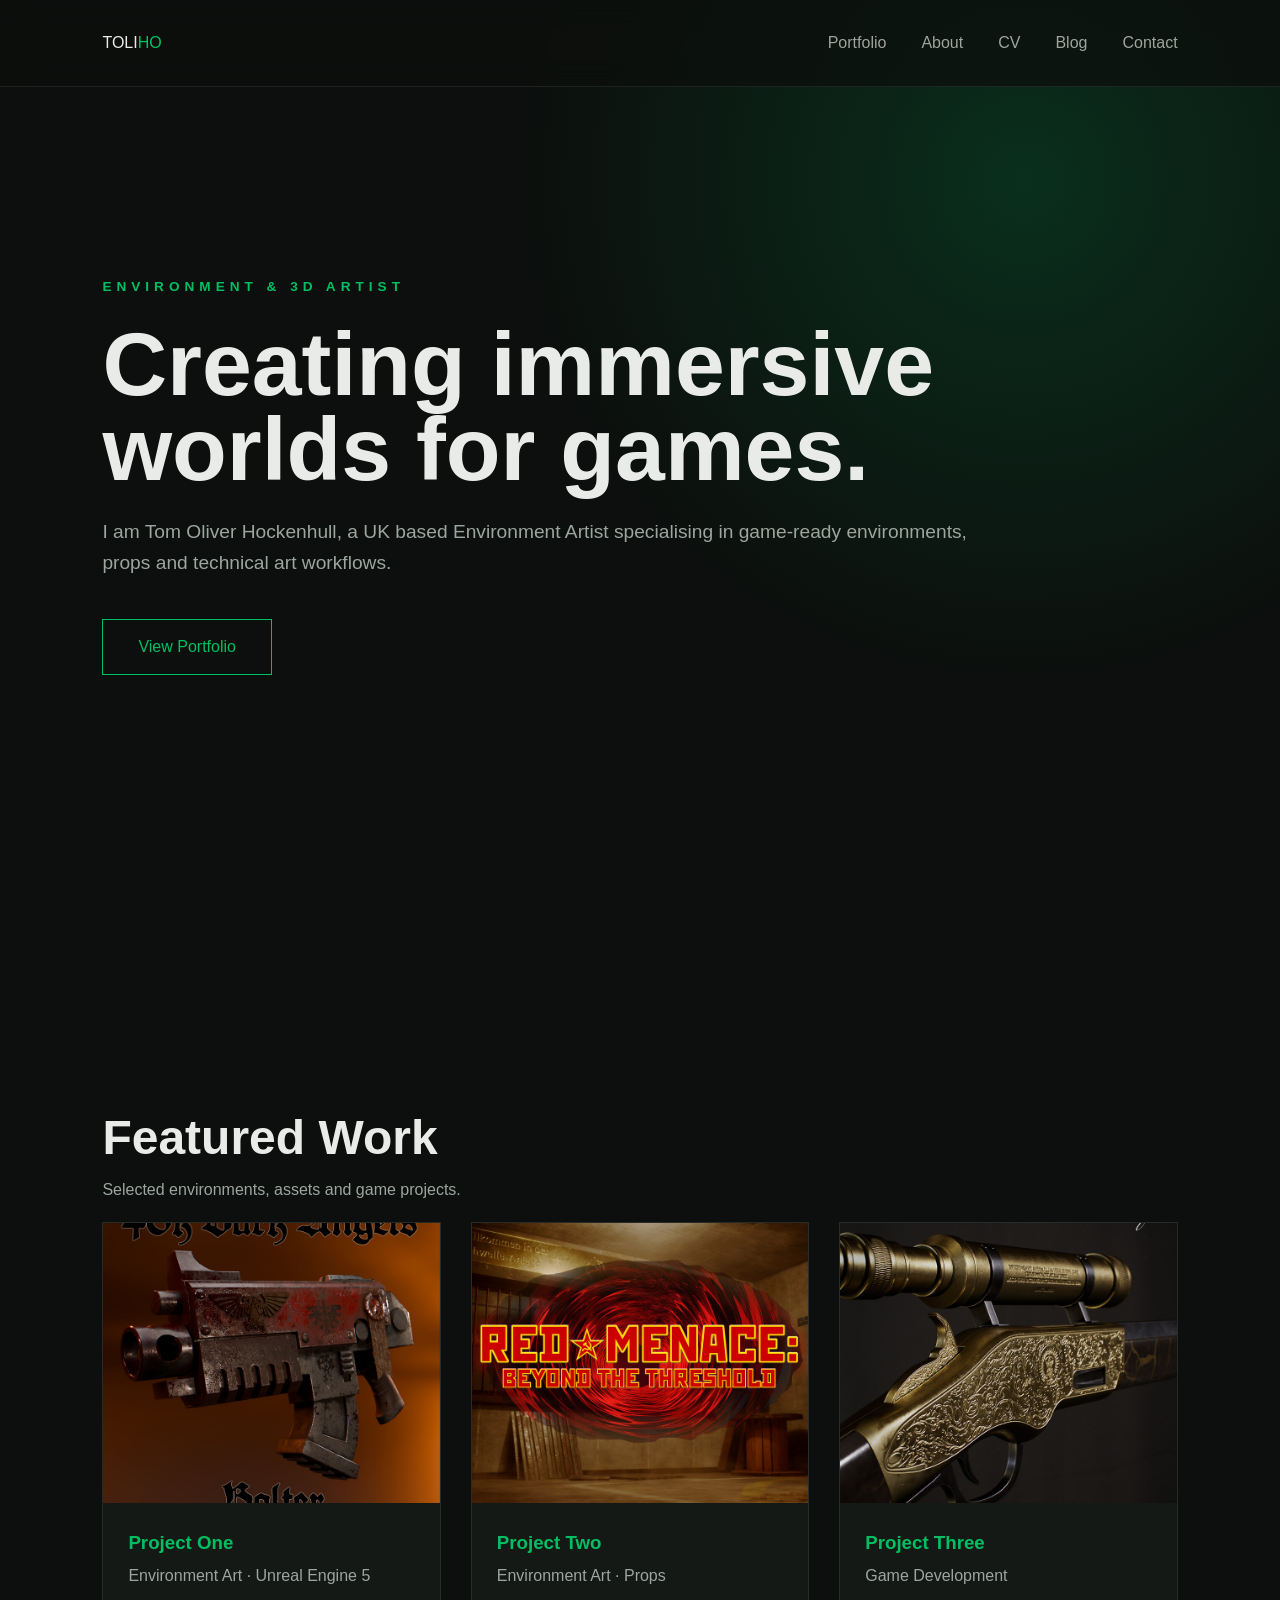
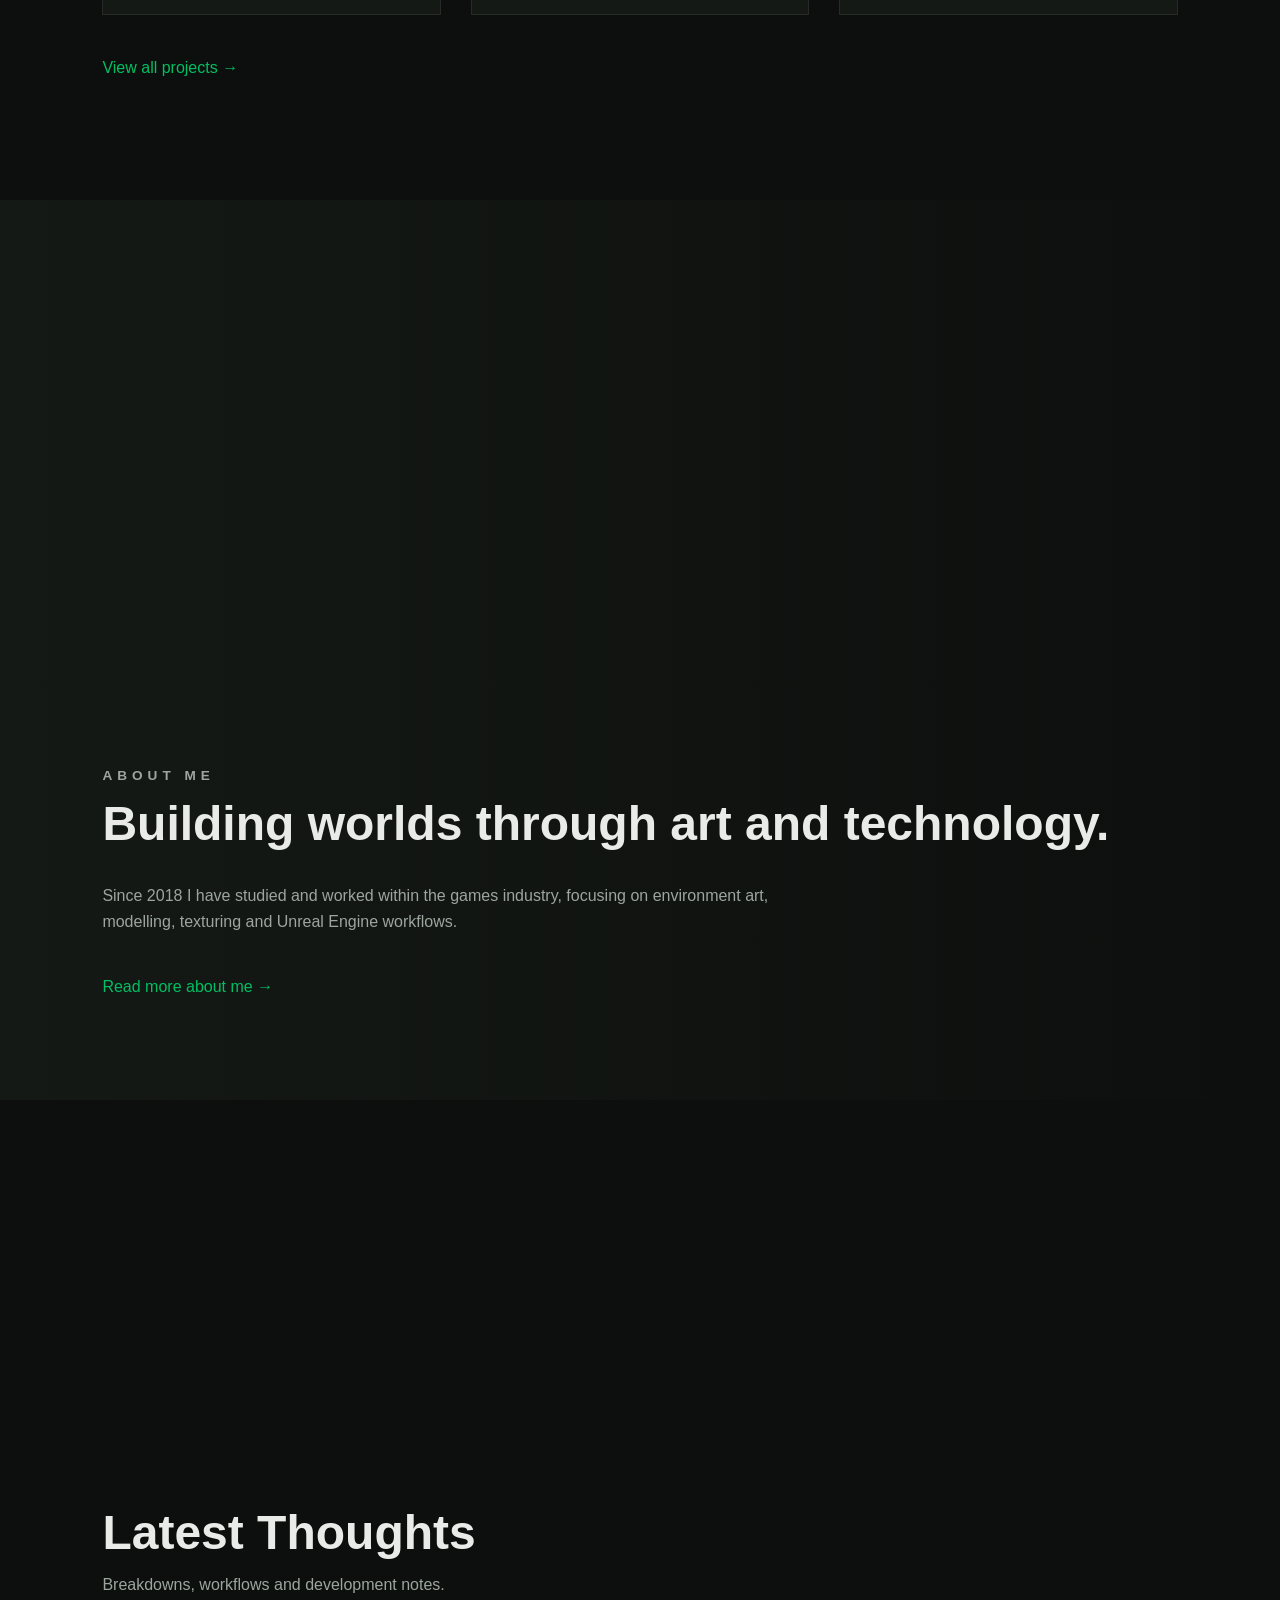
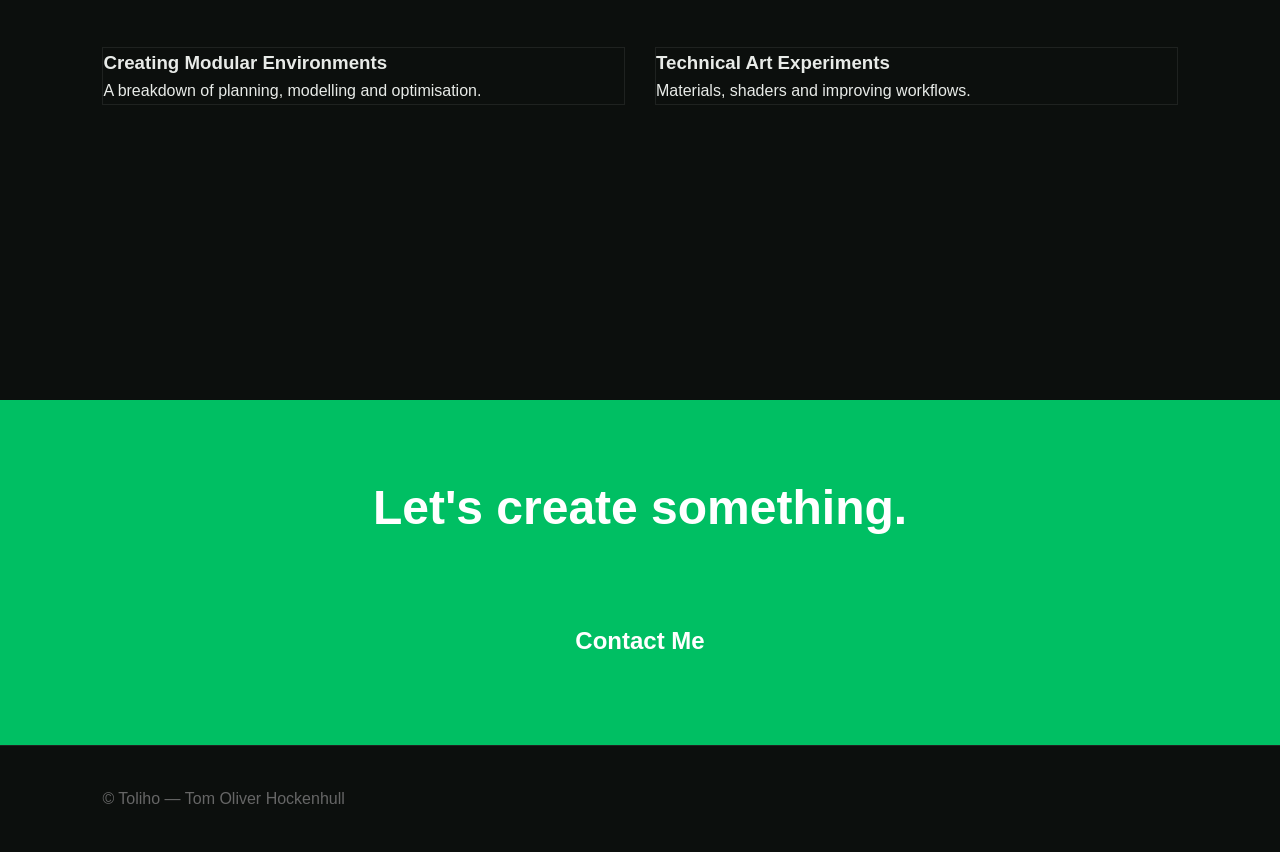
<file: Index.html>
<!DOCTYPE html>
<html lang="en">

<head>

    <!-- ===========================
         PAGE SETTINGS
    ============================ -->

    <meta charset="UTF-8">
    <meta name="viewport" content="width=device-width, initial-scale=1.0">

    <title>Toliho | Environment & 3D Artist</title>

    <!-- Main website stylesheet -->
    <link rel="stylesheet" href="css/style.css">

</head>



<body>


<!-- ===========================
     NAVIGATION

     This same navigation will appear
     across every page.
=========================== -->

<header>

<nav>

    <!-- Website logo -->
    <a href="index.html" class="logo">
        TOLI<span>HO</span>
    </a>


    <!-- Main navigation links -->
    <div class="links">

        <a href="portfolio.html">
            Portfolio
        </a>

        <a href="about.html">
            About
        </a>

        <a href="cv.html">
            CV
        </a>

        <a href="blog.html">
            Blog
        </a>

        <a href="contact.html">
            Contact
        </a>

    </div>


</nav>

</header>





<!-- ===========================
     HERO SECTION

     Large introduction area.
     Replace background with your
     favourite environment render later.
=========================== -->


<section class="hero">


<div class="hero-content">


<p class="eyebrow">

ENVIRONMENT & 3D ARTIST

</p>



<h1>

Creating immersive worlds
for games.

</h1>



<p class="hero-text">

I am Tom Oliver Hockenhull, a UK based Environment Artist
specialising in game-ready environments, props and
technical art workflows.

</p>



<a href="portfolio.html" class="button">

View Portfolio

</a>


</div>


</section>







<!-- ===========================
     FEATURED WORK

     Only your strongest 3 projects.

     The complete collection exists
     on portfolio.html.
=========================== -->


<section class="featured">


<div class="section-header">

<h2>
Featured Work
</h2>

<p>
Selected environments, assets and game projects.
</p>


</div>





<div class="project-grid">



<!-- FEATURED PROJECT 1 -->

<a href="projects/blogpost1.html"
class="project-card">


<div class="project-image">

<!-- Replace with image later -->

<img src="images/project1.jpg"
alt="Project One">

</div>


<div class="project-info">

<h3>
Project One
</h3>

<p>
Environment Art · Unreal Engine 5
</p>

</div>


</a>








<!-- FEATURED PROJECT 2 -->

<a href="projects/blogpost2.html"
class="project-card">


<div class="project-image">

<img src="images/project2.jpg"
alt="Project Two">

</div>


<div class="project-info">

<h3>
Project Two
</h3>

<p>
Environment Art · Props
</p>

</div>


</a>








<!-- FEATURED PROJECT 3 -->

<a href="projects/blogpost3.html"
class="project-card">


<div class="project-image">

<img src="images/project3.jpg"
alt="Project Three">

</div>


<div class="project-info">

<h3>
Project Three
</h3>

<p>
Game Development
</p>

</div>


</a>



</div>





<!-- Link to full portfolio -->

<a href="portfolio.html"
class="text-link">

View all projects →

</a>



</section>









<!-- ===========================
     ABOUT PREVIEW

     Short introduction only.
     Full biography lives on:
     about.html
=========================== -->


<section class="about-preview">


<div>


<p class="eyebrow">
ABOUT ME
</p>


<h2>
Building worlds through
art and technology.
</h2>



<p>

Since 2018 I have studied and worked within the games industry,
focusing on environment art, modelling, texturing and Unreal Engine workflows.

</p>


<a href="about.html"
class="text-link">

Read more about me →

</a>


</div>


</section>










<!-- ===========================
     BLOG PREVIEW

     Shows latest articles.
     Full blog archive:
     blog.html
=========================== -->


<section class="latest-blog">


<div class="section-header">

<h2>
Latest Thoughts
</h2>

<p>
Breakdowns, workflows and development notes.
</p>


</div>





<div class="blog-grid">


<a href="blog/article1.html"
class="blog-card">


<h3>
Creating Modular Environments
</h3>


<p>
A breakdown of planning, modelling and optimisation.
</p>


</a>




<a href="blog/article2.html"
class="blog-card">


<h3>
Technical Art Experiments
</h3>


<p>
Materials, shaders and improving workflows.
</p>


</a>



</div>



</section>









<!-- ===========================
     CONTACT CTA
=========================== -->


<section class="contact-banner">


<h2>
Let's create something.
</h2>


<a href="contact.html"
class="button">

Contact Me

</a>



</section>








<!-- ===========================
     FOOTER
=========================== -->


<footer>

<p>
© Toliho — Tom Oliver Hockenhull
</p>

</footer>




</body>

</html>
</file>
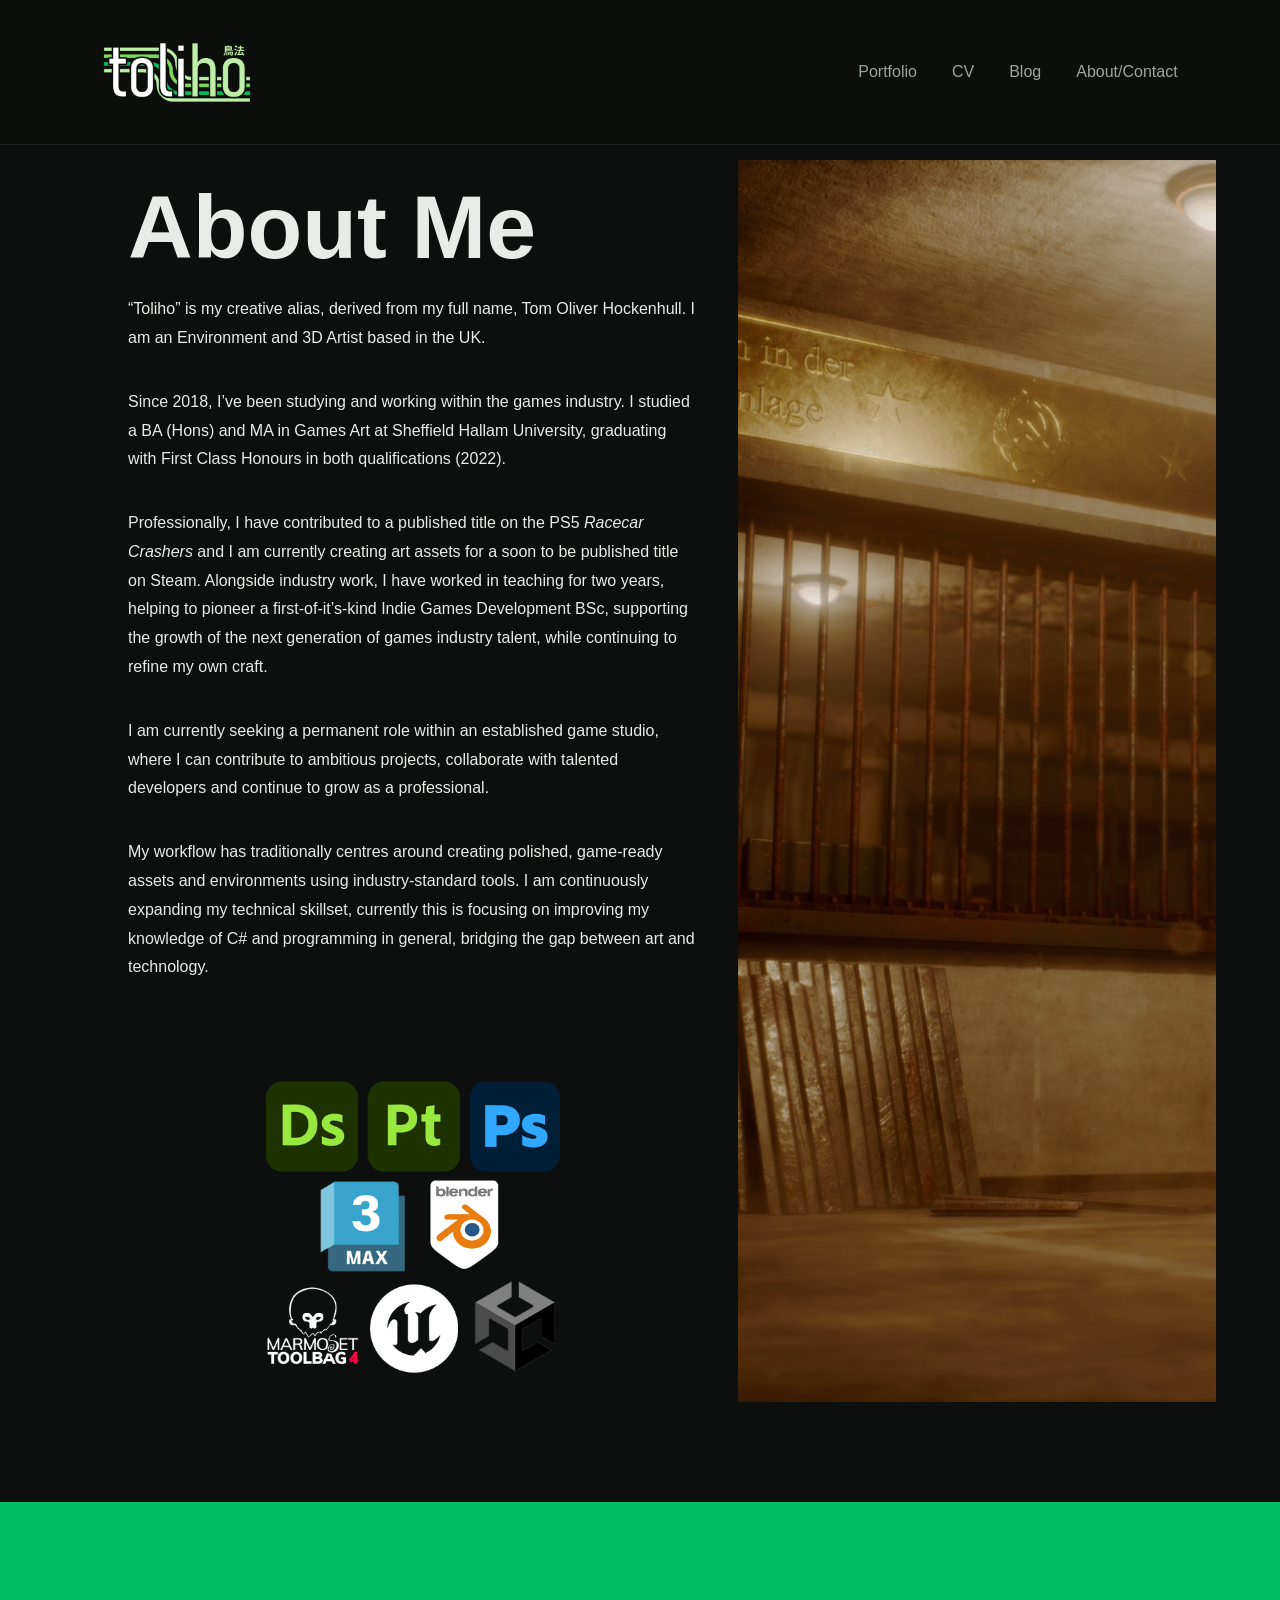
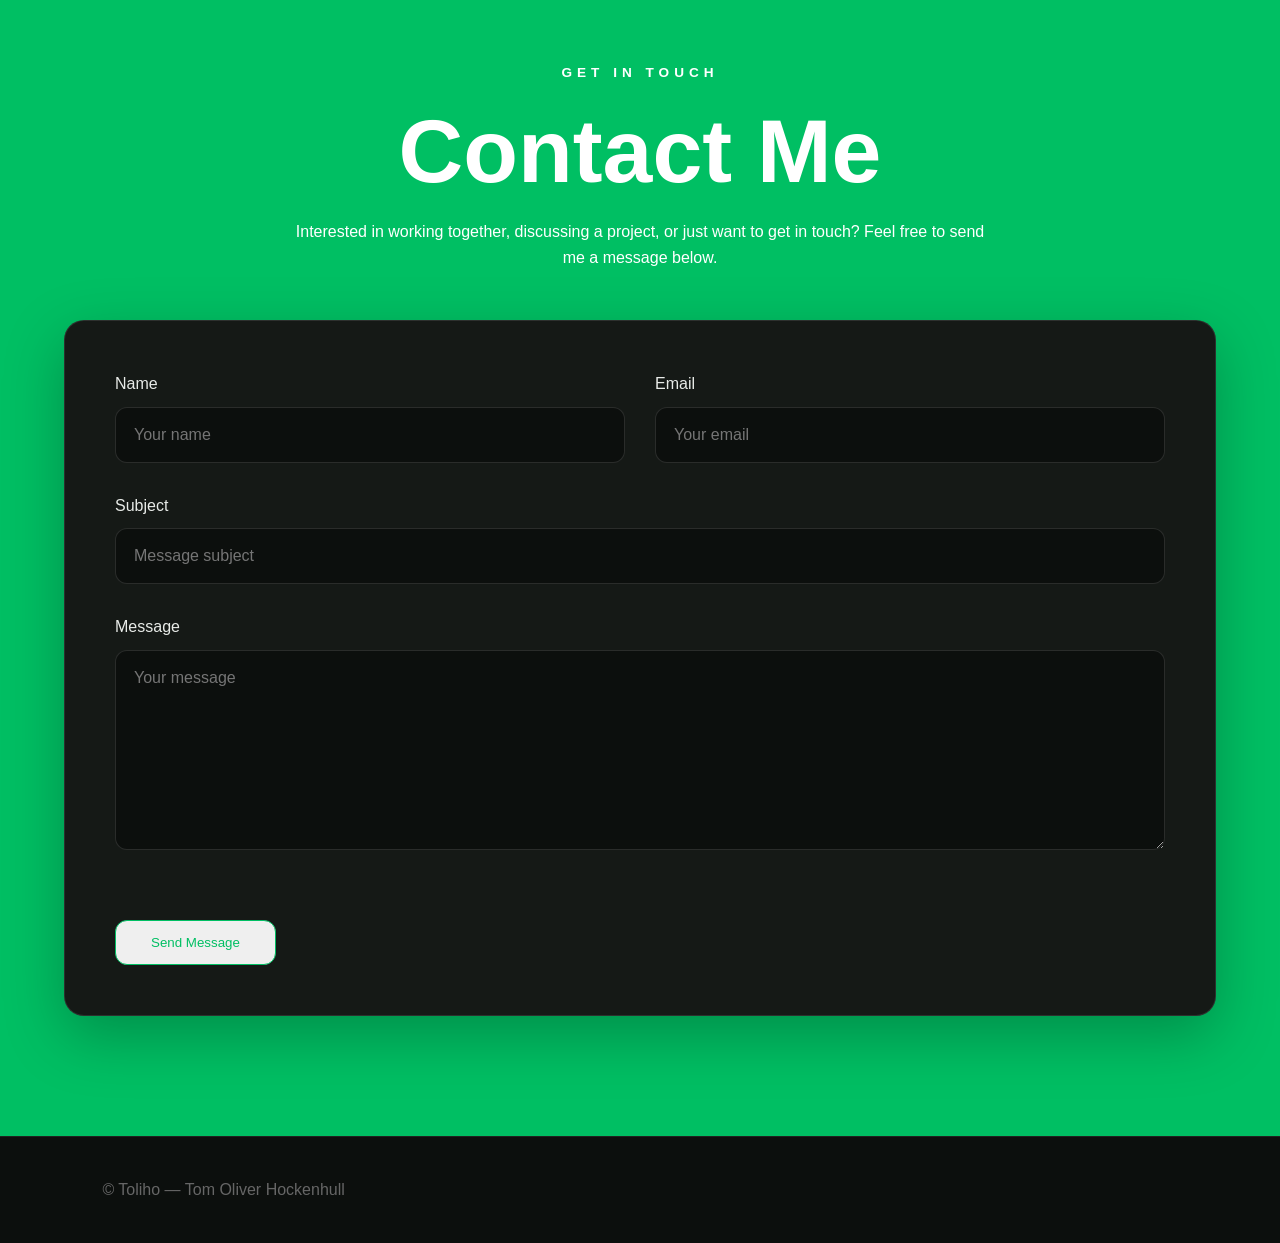
<file: about.html>
<!DOCTYPE html>
<html lang="en">

<head>

    <meta charset="UTF-8">

    <meta name="viewport" content="width=device-width, initial-scale=1.0">

    <title>
        About | Toliho
    </title>


    <link rel="stylesheet" href="css/style.css">

</head>


<body>


<!-- ===========================
     NAVIGATION
=========================== -->

<header>

<nav>

    <a href="index.html" class="logo">

        <img src="images/toliho-logo.png" alt="Toliho">

    </a>

    <input type="checkbox" id="menu-toggle" class="menu-toggle">

    <label for="menu-toggle" class="hamburger">
        <span></span>
        <span></span>
        <span></span>
    </label>

    <div class="links">

        <a href="portfolio.html">
            Portfolio
        </a>

        <a href="cv.html">
            CV
        </a>

        <a href="blog.html">
            Blog
        </a>

        <a href="about.html">
            About/Contact
        </a>

    </div>

</nav>

</header>






<!-- ===========================
     ABOUT PAGE

     Layout:

     LEFT:
     - Biography
     - Software logos

     RIGHT:
     - Large artwork image

=========================== -->


<section class="about-page">


<div class="about-container">


    <!-- ===========================
         LEFT COLUMN
    ============================ -->


    <div class="about-content">


        <h1>
            About Me
        </h1>


        <p>
            “Toliho” is my creative alias, derived from my full name,
            Tom Oliver Hockenhull. I am an Environment and 3D Artist
            based in the UK.
        </p>


        <p>
            Since 2018, I’ve been studying and working within the games
            industry. I studied a BA (Hons) and MA in Games Art at
            Sheffield Hallam University, graduating with First Class
            Honours in both qualifications (2022).
        </p>


        <p>
            Professionally, I have contributed to a published title on
            the PS5 <em>Racecar Crashers</em> and I am currently creating
            art assets for a soon to be published title on Steam. Alongside industry work, I have worked in teaching for two years, helping to pioneer a first-of-it’s-kind Indie Games Development BSc, supporting the growth of the next generation of games industry talent, while continuing to refine my own craft.
        </p>


        <p>
            I am currently seeking a permanent role within an established
            game studio, where I can contribute to ambitious projects,
            collaborate with talented developers and continue to grow as a professional.
        </p>


        <p>
            My workflow has traditionally centres around creating polished,
            game-ready assets and environments using industry-standard tools. I am continuously expanding my technical skillset, currently this is focusing on improving my knowledge of C# and programming in general, bridging the gap between art and technology.
        </p>




        <!-- ===========================
             SOFTWARE LOGOS

             Replace image here:
             images/about-image.png
        ============================ -->


        <div class="software-section">


            <img src="images/about-image.png"
            alt="Software used by Toliho">


        </div>



    </div>







    <!-- ===========================
         RIGHT COLUMN

         Large artwork image

         Replace image here:
         images/about-artwork.jpg

    ============================ -->


    <div class="about-feature-image">


        <img src="images/about-artwork.jpg"
        alt="Environment artwork by Toliho">


    </div>



</div>


</section>



<!-- ===========================
     CONTACT PAGE
=========================== -->


<section class="contact-page">


<div class="contact-container">


    <p class="eyebrow">
        GET IN TOUCH
    </p>


    <h1>
        Contact Me
    </h1>


    <p class="contact-intro">

        Interested in working together, discussing a project,
        or just want to get in touch?

        Feel free to send me a message below.

    </p>





    <!-- 
        FORM INTEGRATION

        Replace XXXXXXX with your
        Formspree endpoint.

        Example:
        https://formspree.io/f/XXXXXXX

    -->


    <form 
    class="contact-form"
    action="https://formspree.io/f/mbdnlzdd"
    method="POST">


        <div class="form-row">


            <div class="form-group">

                <label for="name">
                    Name
                </label>


                <input
                type="text"
                id="name"
                name="name"
                placeholder="Your name"
                required>

            </div>




            <div class="form-group">

                <label for="email">
                    Email
                </label>


                <input
                type="email"
                id="email"
                name="email"
                placeholder="Your email"
                required>

            </div>


        </div>






        <div class="form-group">


            <label for="subject">
                Subject
            </label>


            <input
            type="text"
            id="subject"
            name="subject"
            placeholder="Message subject">


        </div>






        <div class="form-group">


            <label for="message">
                Message
            </label>


            <textarea
            id="message"
            name="message"
            rows="8"
            placeholder="Your message"
            required></textarea>


        </div>






        <button 
        type="submit"
        class="button">

            Send Message

        </button>



    </form>




</div>


</section>



<!-- ===========================
     FOOTER
=========================== -->


<footer>

© Toliho — Tom Oliver Hockenhull

</footer>



</body>

</html>
</file>
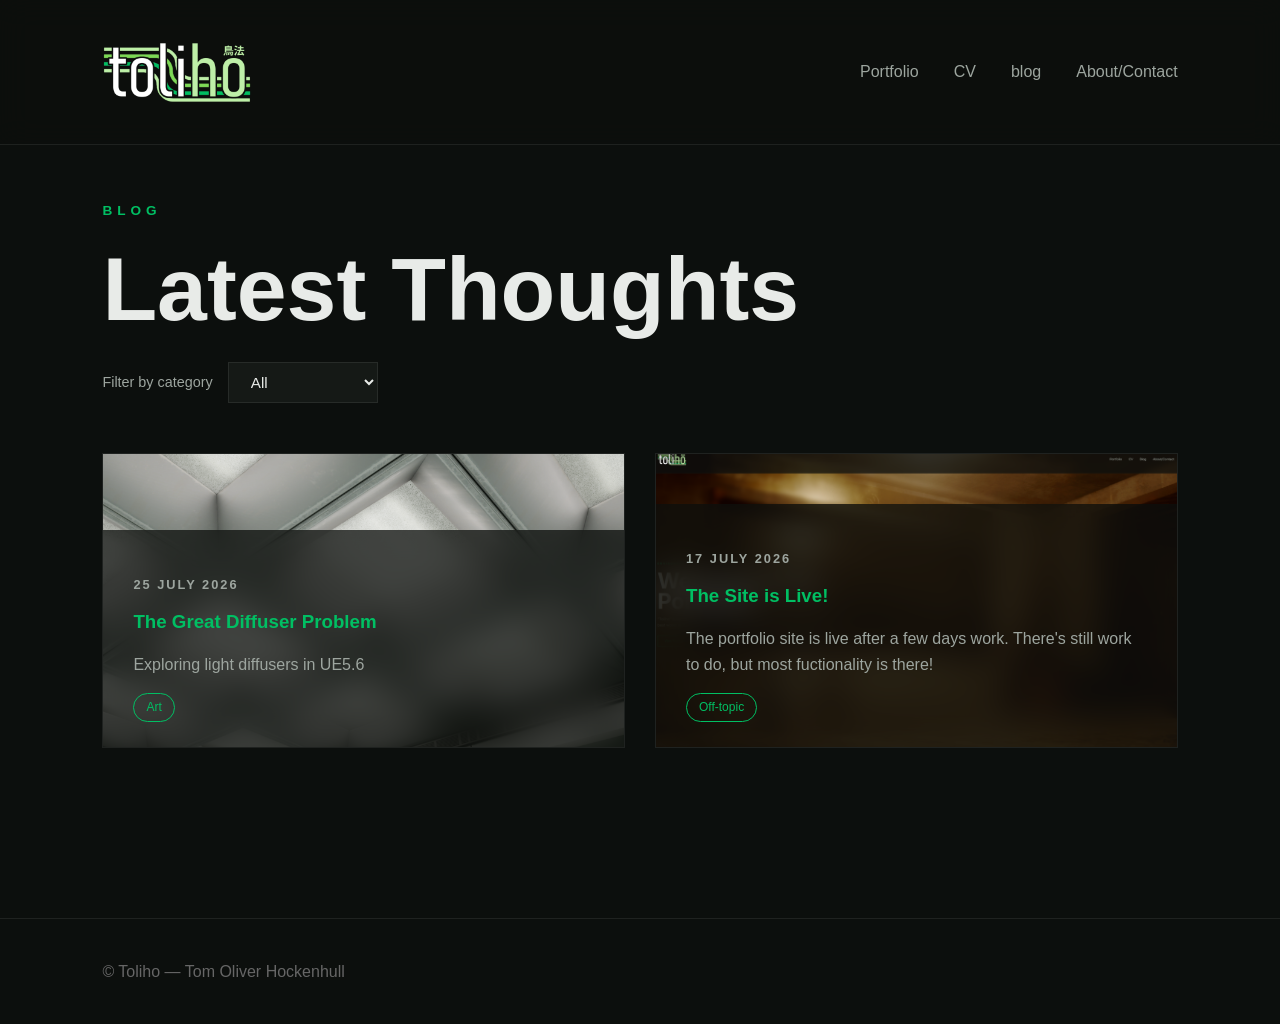
<file: blog.html>
<!DOCTYPE html>
<html lang="en">

<head>

    <meta charset="UTF-8">

    <meta name="viewport" content="width=device-width, initial-scale=1.0">

    <title>
        blog | Toliho
    </title>


    <link rel="stylesheet" href="css/style.css">

</head>


<body>



<!-- ===========================
     NAVIGATION
=========================== -->


<header>

<nav>

    <a href="index.html" class="logo">

        <img src="images/toliho-logo.png" alt="Toliho">

    </a>

    <input type="checkbox" id="menu-toggle" class="menu-toggle">

    <label for="menu-toggle" class="hamburger">
        <span></span>
        <span></span>
        <span></span>
    </label>

    <div class="links">

        <a href="portfolio.html">
            Portfolio
        </a>

        <a href="cv.html">
            CV
        </a>

        <a href="blog.html">
            blog
        </a>

        <a href="about.html">
            About/Contact
        </a>

    </div>

</nav>
</header>




<!-- ===========================
     BLOG PAGE
=========================== -->


<section class="blog-page">


<div class="blog-header">

    <p class="eyebrow">
        BLOG
    </p>

    <h1>
        Latest Thoughts
    </h1>

    <div class="blog-filter">
        <label for="tag-filter">Filter by category</label>
        <select id="tag-filter">
            <option value="all">All</option>
            <option value="Art">Art</option>
            <option value="Programming">Programming</option>
            <option value="Design">Design</option>
            <option value="Events">Events</option>
            <option value="Off-topic">Off-topic</option>
        </select>
    </div>

</div>


<div class="blog-grid" id="blog-grid">
    <!-- Cards are injected here by JavaScript. See the script at the
         bottom of this file to add new posts. -->
</div>


<div class="pagination" id="pagination">
    <!-- Prev / Next controls are injected here by JavaScript -->
</div>


</section>




<!-- ===========================
     FOOTER
=========================== -->


<footer>

© Toliho — Tom Oliver Hockenhull

</footer>




<!-- =====================================================================
     BLOG PAGINATION SCRIPT

     Post data now lives in js/blog-posts.js — that's the single file
     to edit when adding a new post. This script just handles
     filtering, pagination and rendering the cards.
===================================================================== -->

<script src="js/blog-posts.js"></script>

<script>

    const POSTS_PER_PAGE = 20;
    const MOBILE_POSTS_PER_PAGE = 10;
    const MOBILE_BREAKPOINT = 900;

    function getPostsPerPage() {
        return window.innerWidth <= MOBILE_BREAKPOINT ? MOBILE_POSTS_PER_PAGE : POSTS_PER_PAGE;
    }


    /* -------------------------------------------------------
       Everything below this line is the pagination engine.
       You shouldn't need to touch it — just edit "posts" above.
    ------------------------------------------------------- */

    let currentPage = getPageFromURL();
    let currentTag = getTagFromURL();

    function getPageFromURL() {
        const params = new URLSearchParams(window.location.search);
        const page = parseInt(params.get('page'), 10);
        return (page && page > 0) ? page : 1;
    }

    function getTagFromURL() {
        const params = new URLSearchParams(window.location.search);
        return params.get('tag') || 'all';
    }

    function parseDate(dateStr) {
        const [day, month, year] = dateStr.split('-').map(Number);
        return new Date(year, month - 1, day);
    }

    function getFilteredPosts() {
        // Sort newest-first, same as the homepage does, before any
        // tag filtering - this was missing entirely before, so posts
        // just showed in whatever order they happen to sit in
        // js/blog-posts.js (oldest first, if that's the order they
        // were added in).
        const sorted = [...posts].sort((a, b) => parseDate(b.date) - parseDate(a.date));
        if (currentTag === 'all') return sorted;
        return sorted.filter(post => post.tags && post.tags.includes(currentTag));
    }

    function formatDate(dateStr) {
        const d = parseDate(dateStr);
        if (isNaN(d)) return dateStr;
        return d.toLocaleDateString('en-GB', { day:'numeric', month:'long', year:'numeric' });
    }

    function renderPage(page) {
        const grid = document.getElementById('blog-grid');
        grid.innerHTML = '';

        const filteredPosts = getFilteredPosts();
        const perPage = getPostsPerPage();
        const totalPages = Math.max(1, Math.ceil(filteredPosts.length / perPage));
        page = Math.min(Math.max(1, page), totalPages);
        currentPage = page;

        const start = (page - 1) * perPage;
        const pagePosts = filteredPosts.slice(start, start + perPage);

        if (pagePosts.length === 0) {
            const empty = document.createElement('p');
            empty.className = 'blog-empty';
            empty.textContent = 'No posts in this category yet.';
            grid.appendChild(empty);
        }

        pagePosts.forEach(post => {
            const card = document.createElement('a');
            card.href = post.link;
            card.className = 'blog-card';

            const imageWrap = document.createElement('div');
            imageWrap.className = 'blog-card-image';
            const img = document.createElement('img');
            img.src = post.image;
            img.alt = post.title;
            imageWrap.appendChild(img);

            const info = document.createElement('div');
            info.className = 'blog-info';

            const dateEl = document.createElement('span');
            dateEl.className = 'blog-date';
            dateEl.textContent = formatDate(post.date);

            const titleEl = document.createElement('h3');
            titleEl.textContent = post.title;

            const excerptEl = document.createElement('p');
            excerptEl.textContent = post.excerpt;

            const tagsEl = document.createElement('div');
            tagsEl.className = 'blog-tags';
            (post.tags || []).forEach(tag => {
                const tagEl = document.createElement('span');
                tagEl.textContent = tag;
                tagsEl.appendChild(tagEl);
            });

            info.appendChild(dateEl);
            info.appendChild(titleEl);
            info.appendChild(excerptEl);
            info.appendChild(tagsEl);

            card.appendChild(imageWrap);
            card.appendChild(info);
            grid.appendChild(card);
        });

        renderPagination(page, totalPages);

        const url = new URL(window.location);
        if (page === 1) {
            url.searchParams.delete('page');
        } else {
            url.searchParams.set('page', page);
        }
        if (currentTag === 'all') {
            url.searchParams.delete('tag');
        } else {
            url.searchParams.set('tag', currentTag);
        }
        window.history.replaceState({}, '', url);
    }

    function renderPagination(page, totalPages) {
        const el = document.getElementById('pagination');
        el.innerHTML = '';

        if (totalPages <= 1) return;

        const prevBtn = document.createElement('button');
        prevBtn.textContent = '← Previous';
        prevBtn.disabled = page === 1;
        prevBtn.addEventListener('click', () => goToPage(page - 1));

        const label = document.createElement('span');
        label.className = 'page-label';
        label.textContent = `Page ${page} of ${totalPages}`;

        const nextBtn = document.createElement('button');
        nextBtn.textContent = 'Next →';
        nextBtn.disabled = page === totalPages;
        nextBtn.addEventListener('click', () => goToPage(page + 1));

        el.appendChild(prevBtn);
        el.appendChild(label);
        el.appendChild(nextBtn);
    }

    function goToPage(page) {
        renderPage(page);
        window.scrollTo({ top: 0, behavior: 'smooth' });
    }

    renderPage(currentPage);

    const tagFilterEl = document.getElementById('tag-filter');
    tagFilterEl.value = currentTag;
    tagFilterEl.addEventListener('change', () => {
        currentTag = tagFilterEl.value;
        renderPage(1);
        window.scrollTo({ top: 0, behavior: 'smooth' });
    });

    let resizeTimer;
    let lastPerPage = getPostsPerPage();
    window.addEventListener('resize', () => {
        clearTimeout(resizeTimer);
        resizeTimer = setTimeout(() => {
            const nowPerPage = getPostsPerPage();
            if (nowPerPage !== lastPerPage) {
                lastPerPage = nowPerPage;
                renderPage(1);
            }
        }, 200);
    });

</script>


</body>

</html>
</file>
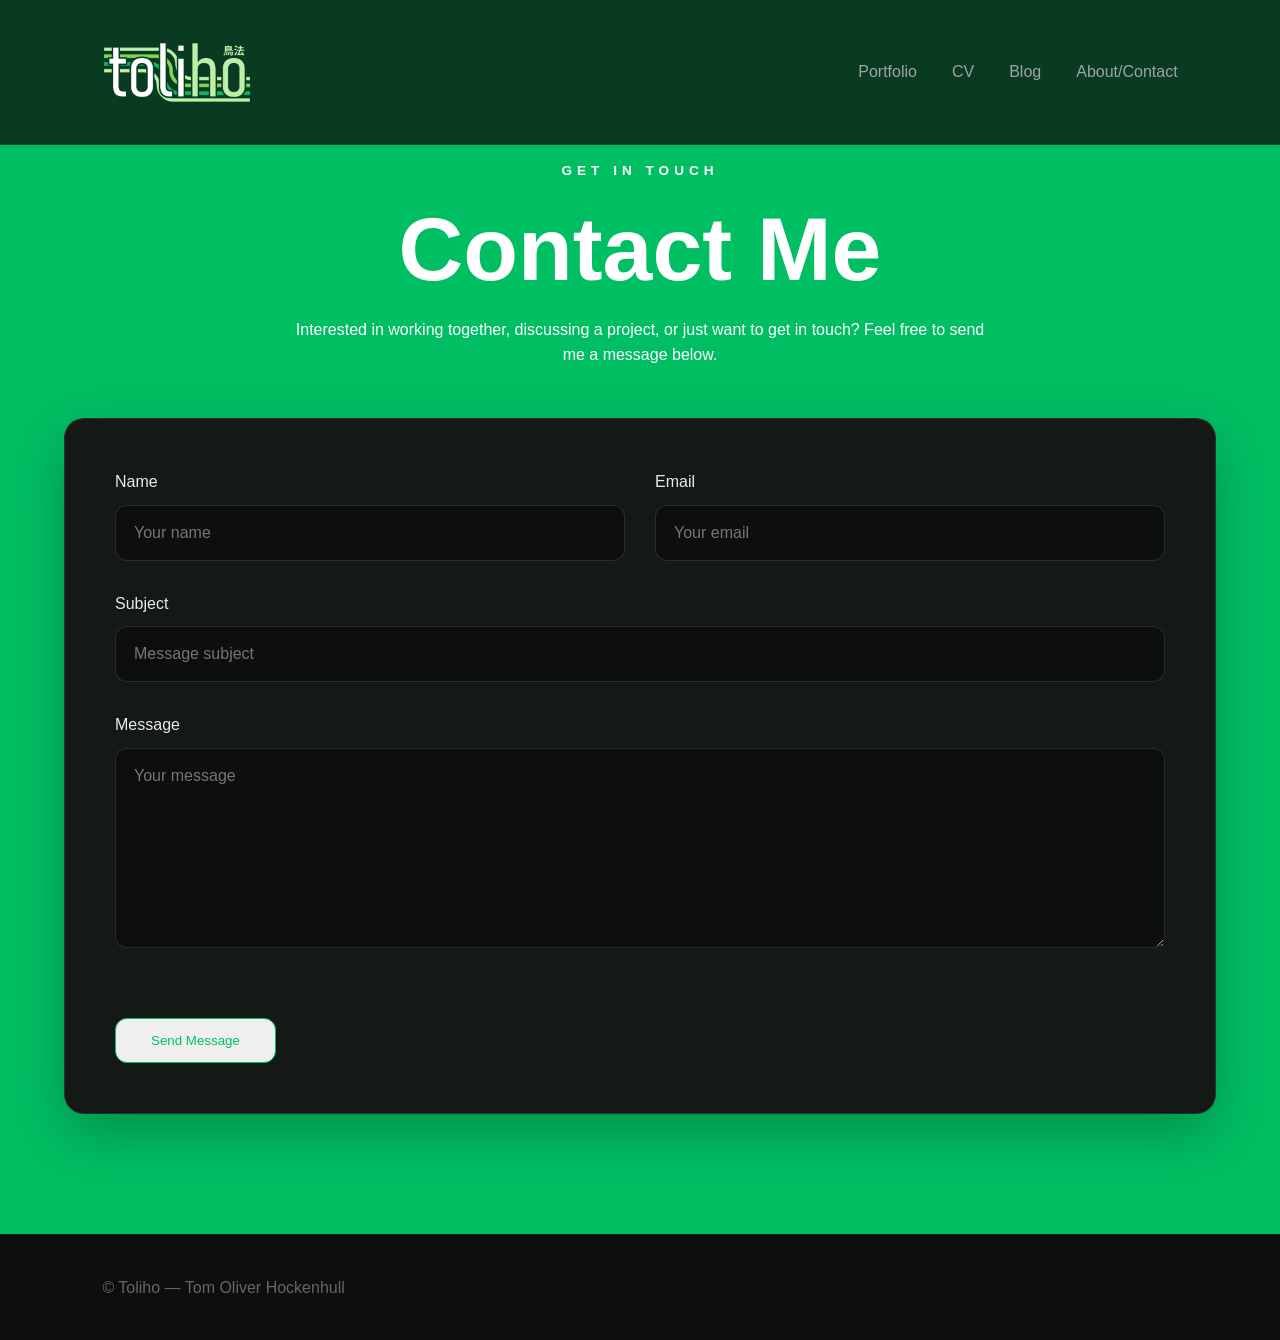
<file: contact.html>
<!DOCTYPE html>
<html lang="en">

<head>

    <meta charset="UTF-8">

    <meta name="viewport" content="width=device-width, initial-scale=1.0">

    <title>
        Contact | Toliho
    </title>


    <link rel="stylesheet" href="css/style.css">

</head>


<body>


<!-- ===========================
     NAVIGATION
=========================== -->

<header>

<nav>

    <a href="index.html" class="logo">

        <img src="images/toliho-logo.png" alt="Toliho">

    </a>

    <input type="checkbox" id="menu-toggle" class="menu-toggle">

    <label for="menu-toggle" class="hamburger">
        <span></span>
        <span></span>
        <span></span>
    </label>

    <div class="links">

        <a href="portfolio.html">
            Portfolio
        </a>

        <a href="cv.html">
            CV
        </a>

        <a href="blog.html">
            Blog
        </a>

        <a href="about.html">
            About/Contact
        </a>

    </div>

</nav>

</header>





<!-- ===========================
     CONTACT PAGE
=========================== -->


<section class="contact-page">


<div class="contact-container">


    <p class="eyebrow">
        GET IN TOUCH
    </p>


    <h1>
        Contact Me
    </h1>


    <p class="contact-intro">

        Interested in working together, discussing a project,
        or just want to get in touch?

        Feel free to send me a message below.

    </p>





    <!-- 
        FORM INTEGRATION

        Replace XXXXXXX with your
        Formspree endpoint.

        Example:
        https://formspree.io/f/XXXXXXX

    -->


    <form 
    class="contact-form"
    action="https://formspree.io/f/mbdnlzdd"
    method="POST">


        <div class="form-row">


            <div class="form-group">

                <label for="name">
                    Name
                </label>


                <input
                type="text"
                id="name"
                name="name"
                placeholder="Your name"
                required>

            </div>




            <div class="form-group">

                <label for="email">
                    Email
                </label>


                <input
                type="email"
                id="email"
                name="email"
                placeholder="Your email"
                required>

            </div>


        </div>






        <div class="form-group">


            <label for="subject">
                Subject
            </label>


            <input
            type="text"
            id="subject"
            name="subject"
            placeholder="Message subject">


        </div>






        <div class="form-group">


            <label for="message">
                Message
            </label>


            <textarea
            id="message"
            name="message"
            rows="8"
            placeholder="Your message"
            required></textarea>


        </div>






        <button 
        type="submit"
        class="button">

            Send Message

        </button>



    </form>




</div>


</section>







<!-- ===========================
     FOOTER
=========================== -->


<footer>

© Toliho — Tom Oliver Hockenhull

</footer>



</body>

</html>
</file>
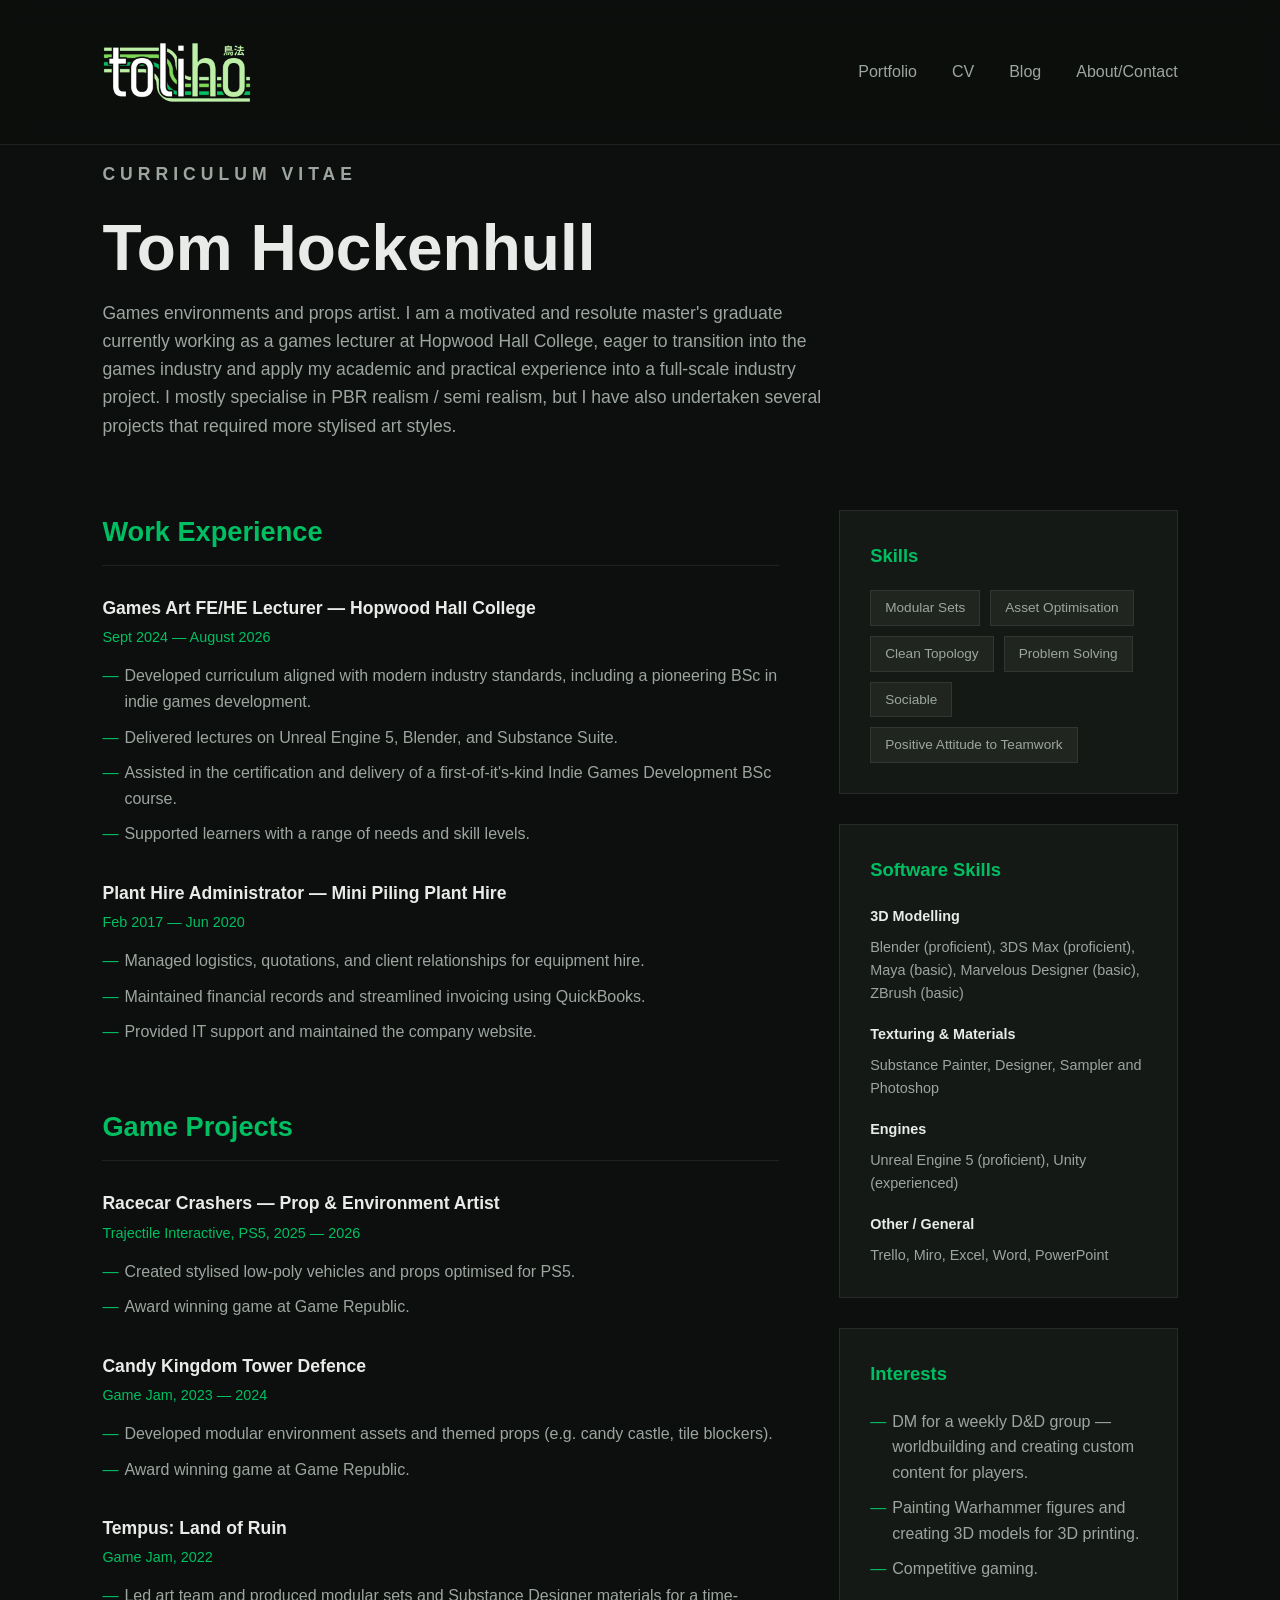
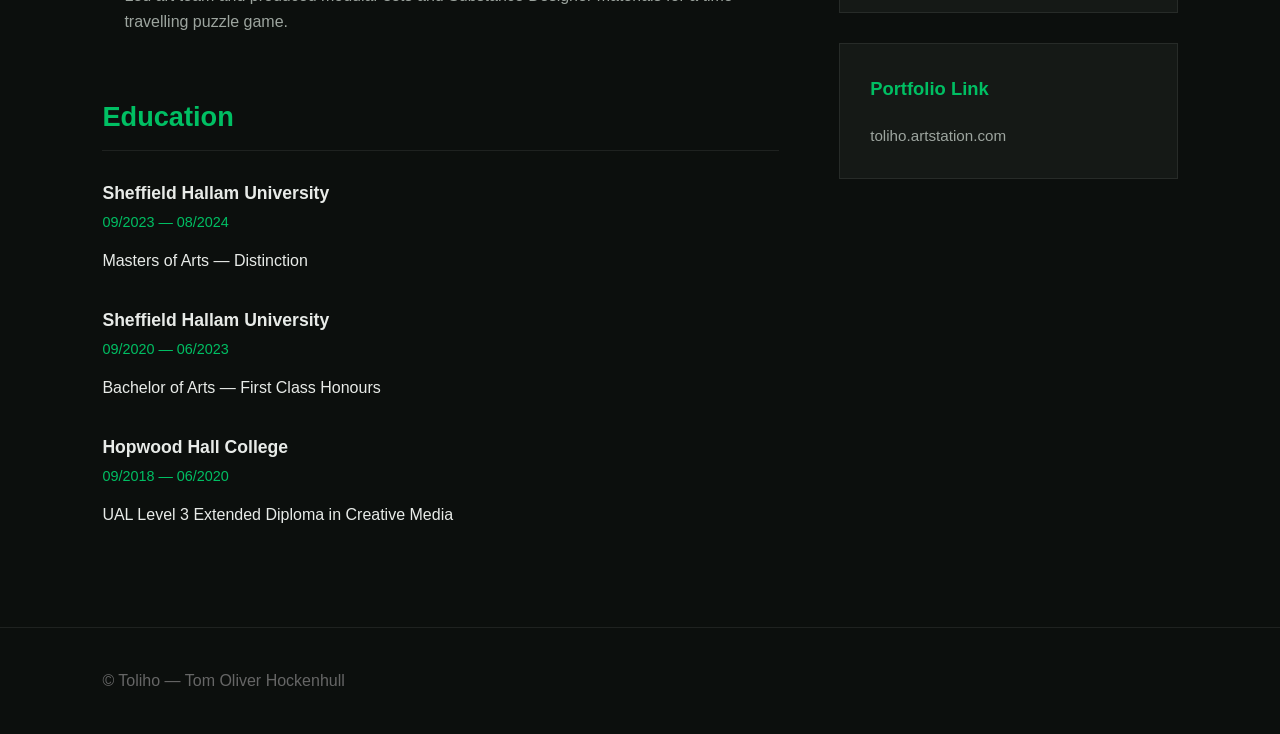
<file: cv.html>
<!DOCTYPE html>
<html lang="en">

<head>

    <meta charset="UTF-8">

    <meta name="viewport" content="width=device-width, initial-scale=1.0">

    <title>
        CV | Toliho
    </title>


    <link rel="stylesheet" href="css/style.css">

</head>


<body>


<!-- ===========================
     NAVIGATION
=========================== -->

<header>

<nav>

    <a href="index.html" class="logo">

        <img src="images/toliho-logo.png" alt="Toliho">

    </a>

    <input type="checkbox" id="menu-toggle" class="menu-toggle">

    <label for="menu-toggle" class="hamburger">
        <span></span>
        <span></span>
        <span></span>
    </label>

    <div class="links">

        <a href="portfolio.html">
            Portfolio
        </a>

        <a href="cv.html">
            CV
        </a>

        <a href="blog.html">
            Blog
        </a>

        <a href="about.html">
            About/Contact
        </a>

    </div>

</nav>

</header>



<!-- ===========================
     CV PAGE
=========================== -->


<section class="cv-page">


    <div class="cv-header">

        <p class="eyebrow">
            CURRICULUM VITAE
        </p>

        <h1>
            Tom Hockenhull
        </h1>

        <p>
            Games environments and props artist. I am a motivated and resolute
            master's graduate currently working as a games lecturer at Hopwood
            Hall College, eager to transition into the games industry and apply
            my academic and practical experience into a full-scale industry
            project. I mostly specialise in PBR realism / semi realism, but I
            have also undertaken several projects that required more stylised
            art styles.
        </p>

    </div>


    <div class="cv-container">


        <!-- ===========================
             MAIN COLUMN
        ============================ -->

        <div class="cv-main">


            <!-- WORK EXPERIENCE -->

            <div class="cv-block">

                <h2>Work Experience</h2>

                <div class="experience-item">

                    <span class="exp-role">
                        Games Art FE/HE Lecturer — Hopwood Hall College
                    </span>

                    <span class="exp-meta">
                        Sept 2024 — August 2026
                    </span>

                    <ul>
                        <li>Developed curriculum aligned with modern industry standards, including a pioneering BSc in indie games development.</li>
                        <li>Delivered lectures on Unreal Engine 5, Blender, and Substance Suite.</li>
                        <li>Assisted in the certification and delivery of a first-of-it's-kind Indie Games Development BSc course.</li>
                        <li>Supported learners with a range of needs and skill levels.</li>
                    </ul>

                </div>

                <div class="experience-item">

                    <span class="exp-role">
                        Plant Hire Administrator — Mini Piling Plant Hire
                    </span>

                    <span class="exp-meta">
                        Feb 2017 — Jun 2020
                    </span>

                    <ul>
                        <li>Managed logistics, quotations, and client relationships for equipment hire.</li>
                        <li>Maintained financial records and streamlined invoicing using QuickBooks.</li>
                        <li>Provided IT support and maintained the company website.</li>
                    </ul>

                </div>

            </div>


            <!-- GAME PROJECTS -->

            <div class="cv-block">

                <h2>Game Projects</h2>

                <div class="project-item">

                    <span class="exp-role">
                        Racecar Crashers — Prop &amp; Environment Artist
                    </span>

                    <span class="exp-meta">
                        Trajectile Interactive, PS5, 2025 — 2026
                    </span>

                    <ul>
                        <li>Created stylised low-poly vehicles and props optimised for PS5.</li>
                        <li>Award winning game at Game Republic.</li>
                    </ul>

                </div>

                <div class="project-item">

                    <span class="exp-role">
                        Candy Kingdom Tower Defence
                    </span>

                    <span class="exp-meta">
                        Game Jam, 2023 — 2024
                    </span>

                    <ul>
                        <li>Developed modular environment assets and themed props (e.g. candy castle, tile blockers).</li>
                        <li>Award winning game at Game Republic.</li>
                    </ul>

                </div>

                <div class="project-item">

                    <span class="exp-role">
                        Tempus: Land of Ruin
                    </span>

                    <span class="exp-meta">
                        Game Jam, 2022
                    </span>

                    <ul>
                        <li>Led art team and produced modular sets and Substance Designer materials for a time-travelling puzzle game.</li>
                    </ul>

                </div>

            </div>


            <!-- EDUCATION -->

            <div class="cv-block">

                <h2>Education</h2>

                <div class="edu-item">

                    <span class="exp-role">
                        Sheffield Hallam University
                    </span>

                    <span class="exp-meta">
                        09/2023 — 08/2024
                    </span>

                    <p>Masters of Arts — Distinction</p>

                </div>

                <div class="edu-item">

                    <span class="exp-role">
                        Sheffield Hallam University
                    </span>

                    <span class="exp-meta">
                        09/2020 — 06/2023
                    </span>

                    <p>Bachelor of Arts — First Class Honours</p>

                </div>

                <div class="edu-item">

                    <span class="exp-role">
                        Hopwood Hall College
                    </span>

                    <span class="exp-meta">
                        09/2018 — 06/2020
                    </span>

                    <p>UAL Level 3 Extended Diploma in Creative Media</p>

                </div>

            </div>


        </div>



        <!-- ===========================
             SIDEBAR
        ============================ -->

        <div class="cv-sidebar">

            <!-- SKILLS -->

            <div class="cv-block">

                <h2>Skills</h2>

                <div class="skill-tags">

                    <span>Modular Sets</span>
                    <span>Asset Optimisation</span>
                    <span>Clean Topology</span>
                    <span>Problem Solving</span>
                    <span>Sociable</span>
                    <span>Positive Attitude to Teamwork</span>

                </div>

            </div>


            <!-- SOFTWARE SKILLS -->

            <div class="cv-block">

                <h2>Software Skills</h2>

                <div class="software-group">
                    <h4>3D Modelling</h4>
                    <p>Blender (proficient), 3DS Max (proficient), Maya (basic), Marvelous Designer (basic), ZBrush (basic)</p>
                </div>

                <div class="software-group">
                    <h4>Texturing &amp; Materials</h4>
                    <p>Substance Painter, Designer, Sampler and Photoshop</p>
                </div>

                <div class="software-group">
                    <h4>Engines</h4>
                    <p>Unreal Engine 5 (proficient), Unity (experienced)</p>
                </div>

                <div class="software-group">
                    <h4>Other / General</h4>
                    <p>Trello, Miro, Excel, Word, PowerPoint</p>
                </div>

            </div>


            <!-- INTERESTS -->

            <div class="cv-block">

                <h2>Interests</h2>

                <ul>
                    <li>DM for a weekly D&amp;D group — worldbuilding and creating custom content for players.</li>
                    <li>Painting Warhammer figures and creating 3D models for 3D printing.</li>
                    <li>Competitive gaming.</li>
                </ul>

            </div>


            <!-- PORTFOLIO LINK -->

            <div class="cv-block">

                <h2>Portfolio Link</h2>

                <p><a href="https://toliho.artstation.com/" target="_blank" rel="noopener">toliho.artstation.com</a></p>

            </div>


        </div>


    </div>


</section>


<!-- ===========================
     FOOTER
=========================== -->


<footer>

© Toliho — Tom Oliver Hockenhull

</footer>



</body>

</html>
</file>
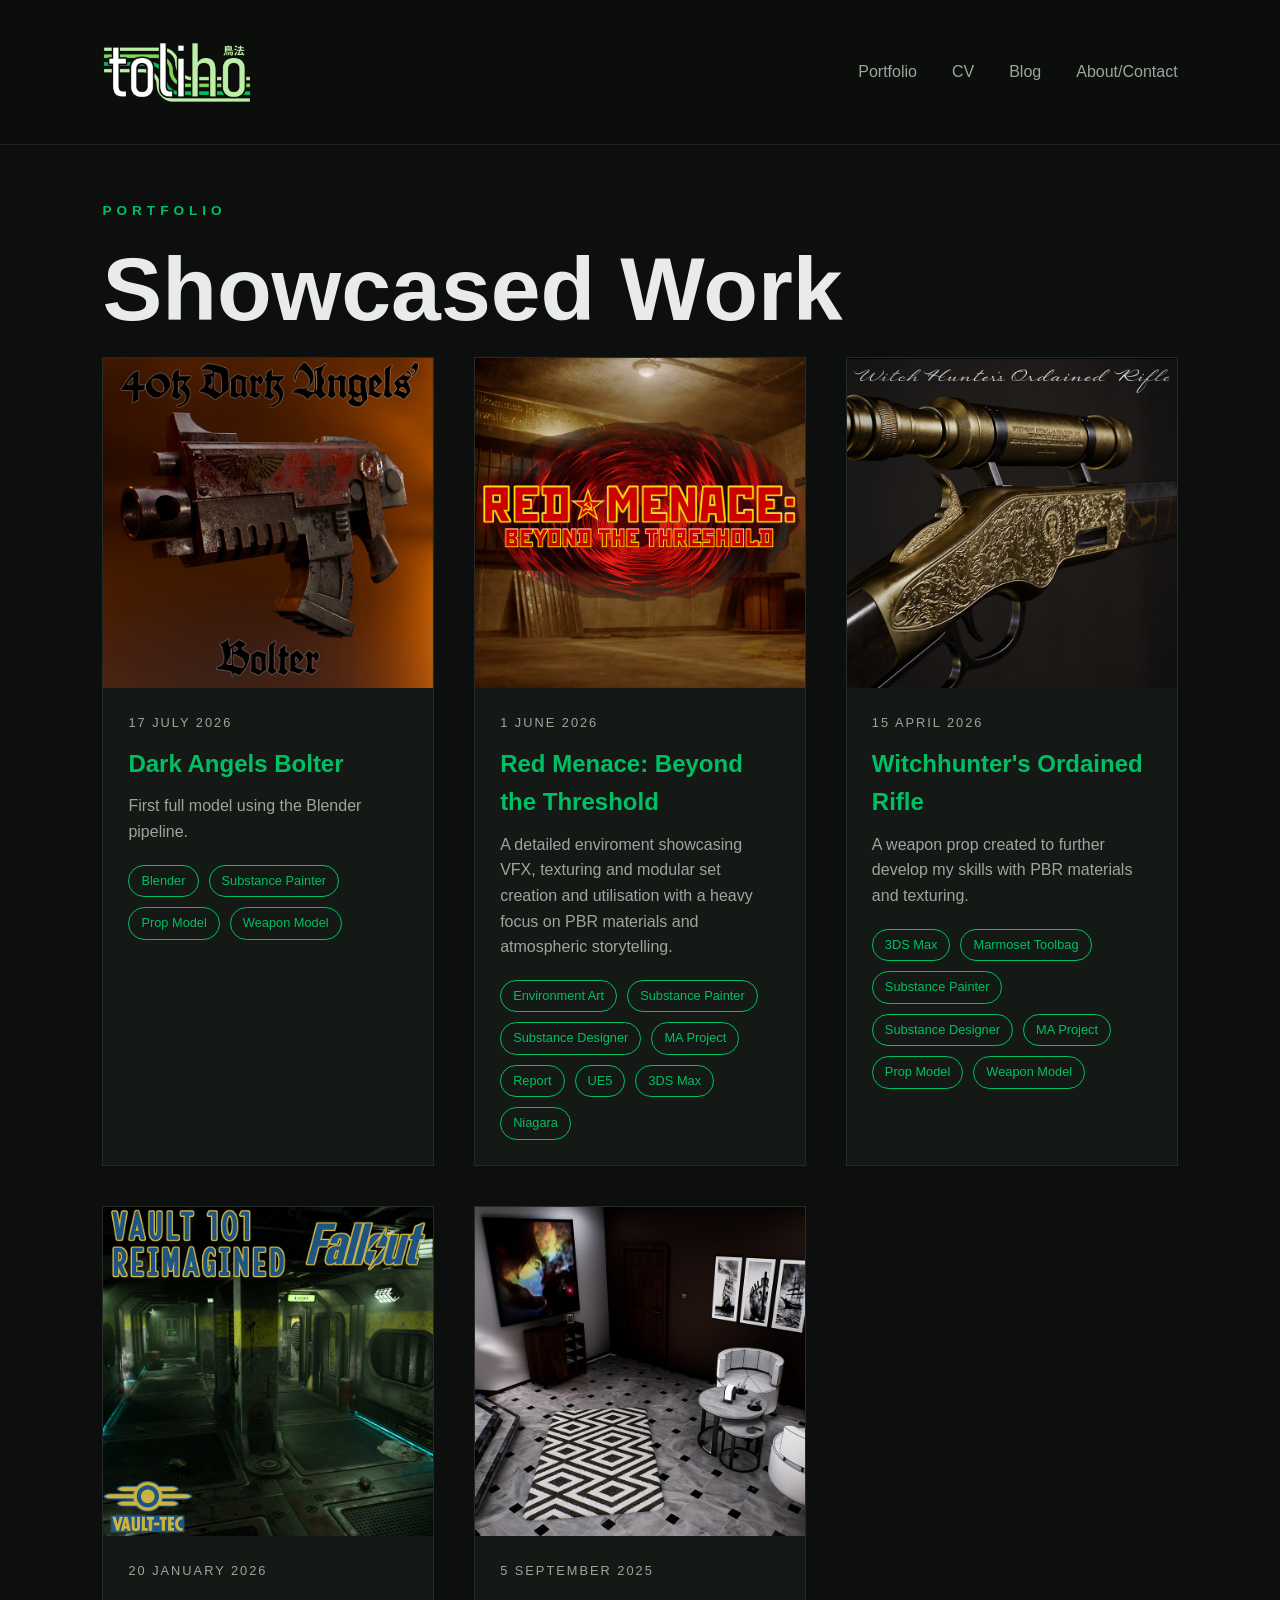
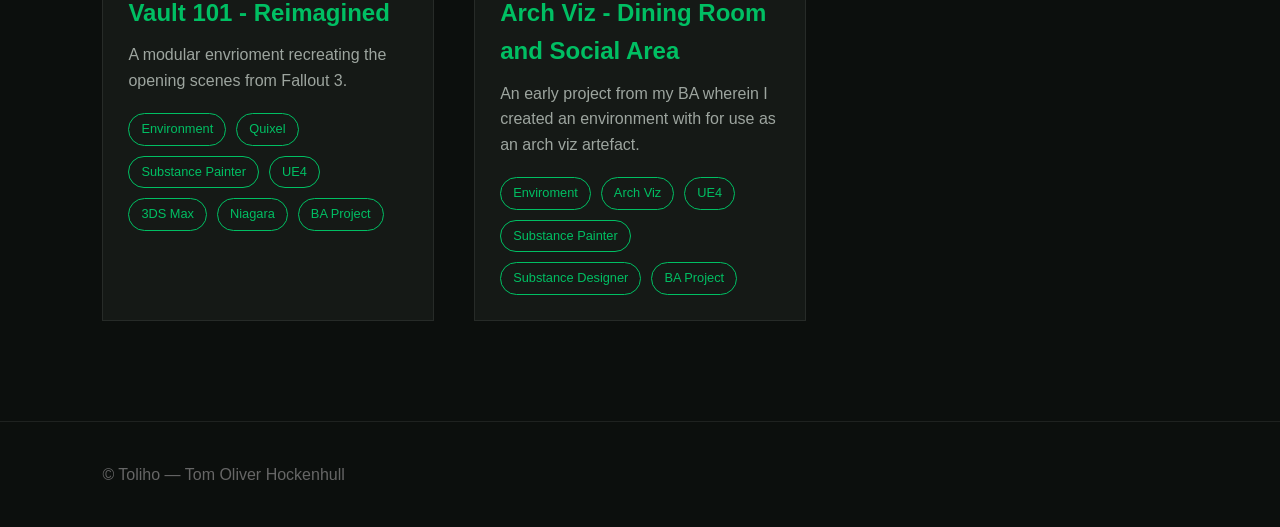
<file: portfolio.html>
<!DOCTYPE html>
<html lang="en">

<head>

    <meta charset="UTF-8">

    <meta name="viewport" content="width=device-width, initial-scale=1.0">

    <title>
        Portfolio | Toliho
    </title>


    <link rel="stylesheet" href="css/style.css">

</head>


<body>



<!-- ===========================
     NAVIGATION
=========================== -->


<header>

<nav>

    <a href="index.html" class="logo">

        <img src="images/toliho-logo.png" alt="Toliho">

    </a>

    <input type="checkbox" id="menu-toggle" class="menu-toggle">

    <label for="menu-toggle" class="hamburger">
        <span></span>
        <span></span>
        <span></span>
    </label>

    <div class="links">

        <a href="portfolio.html">
            Portfolio
        </a>

        <a href="cv.html">
            CV
        </a>

        <a href="blog.html">
            Blog
        </a>

        <a href="about.html">
            About/Contact
        </a>

    </div>

</nav>
</header>







<!-- ===========================
     PORTFOLIO PAGE
=========================== -->


<section class="portfolio-page">



<div class="portfolio-header">


    <p class="eyebrow">
        PORTFOLIO
    </p>


    <h1>
        Showcased Work
    </h1>


</div>






<div class="portfolio-grid" id="portfolio-grid">
    <!-- Cards are injected here by JavaScript. See js/portfolio-projects.js
         to add, remove or reorder projects. -->
</div>


</section>








<!-- ===========================
     FOOTER
=========================== -->


<footer>

© Toliho — Tom Oliver Hockenhull

</footer>




<!-- =====================================================================
     PORTFOLIO RENDER SCRIPT

     Project data lives in js/portfolio-projects.js - that's the single
     file to edit when adding a new project. This script just renders
     every project as a card, in the order they appear there.
===================================================================== -->

<script src="js/portfolio-projects.js"></script>

<script>

    const portfolioGrid = document.getElementById('portfolio-grid');

    function parseProjectDate(dateStr) {
        const [day, month, year] = dateStr.split('-').map(Number);
        return new Date(year, month - 1, day);
    }

    function formatProjectDate(dateStr) {
        const d = parseProjectDate(dateStr);
        if (isNaN(d)) return dateStr;
        return d.toLocaleDateString('en-GB', { day:'numeric', month:'long', year:'numeric' });
    }

    const sortedProjects = [...projects].sort((a, b) => parseProjectDate(b.date) - parseProjectDate(a.date));

    sortedProjects.forEach(project => {
        const card = document.createElement('a');
        card.href = project.link;
        card.className = 'portfolio-card';

        const img = document.createElement('img');
        img.src = project.image;
        img.alt = project.title;

        const info = document.createElement('div');
        info.className = 'portfolio-info';

        const dateEl = document.createElement('span');
        dateEl.className = 'portfolio-date';
        dateEl.textContent = formatProjectDate(project.date);

        const titleEl = document.createElement('h2');
        titleEl.textContent = project.title;

        const excerptEl = document.createElement('p');
        excerptEl.textContent = project.excerpt;

        const tagsEl = document.createElement('div');
        tagsEl.className = 'portfolio-tags';
        (project.tags || []).forEach(tag => {
            const tagEl = document.createElement('span');
            tagEl.textContent = tag;
            tagsEl.appendChild(tagEl);
        });

        info.appendChild(dateEl);
        info.appendChild(titleEl);
        info.appendChild(excerptEl);
        info.appendChild(tagsEl);

        card.appendChild(img);
        card.appendChild(info);

        portfolioGrid.appendChild(card);
    });

</script>


</body>

</html>
</file>
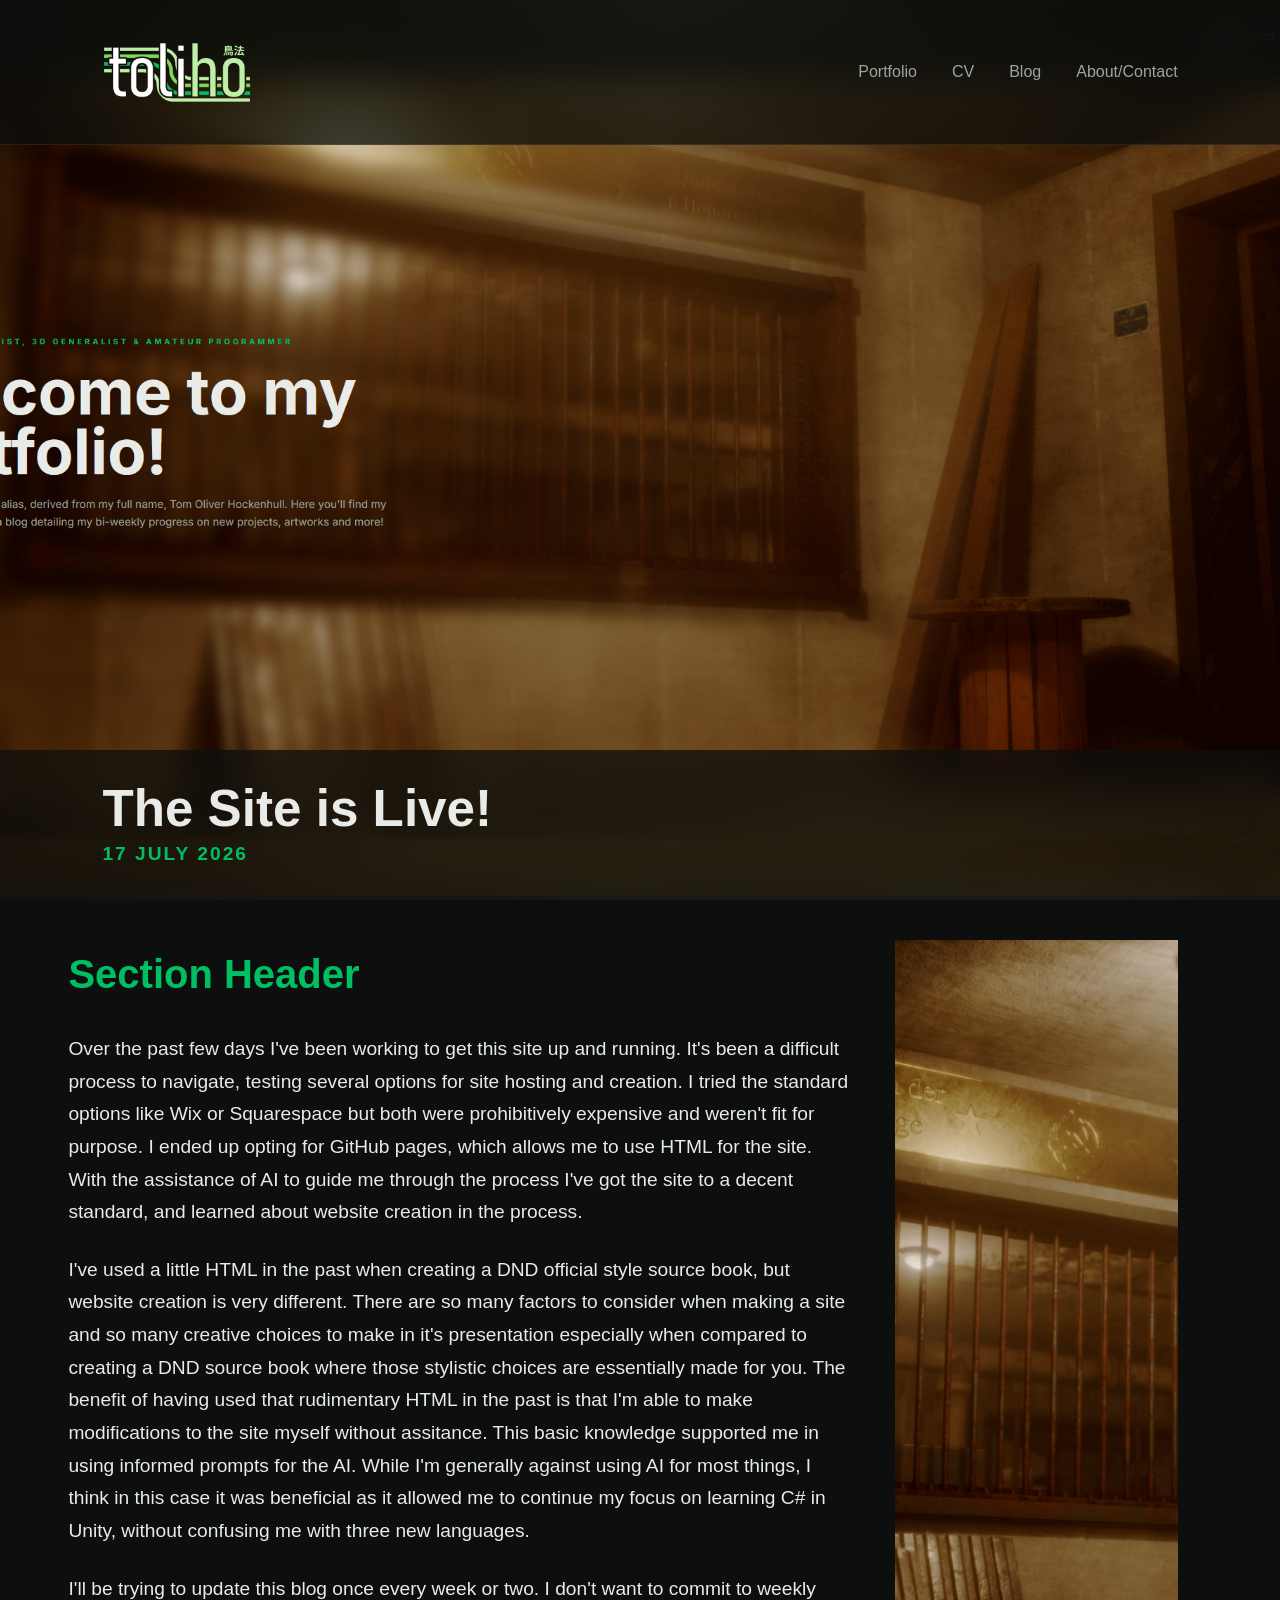
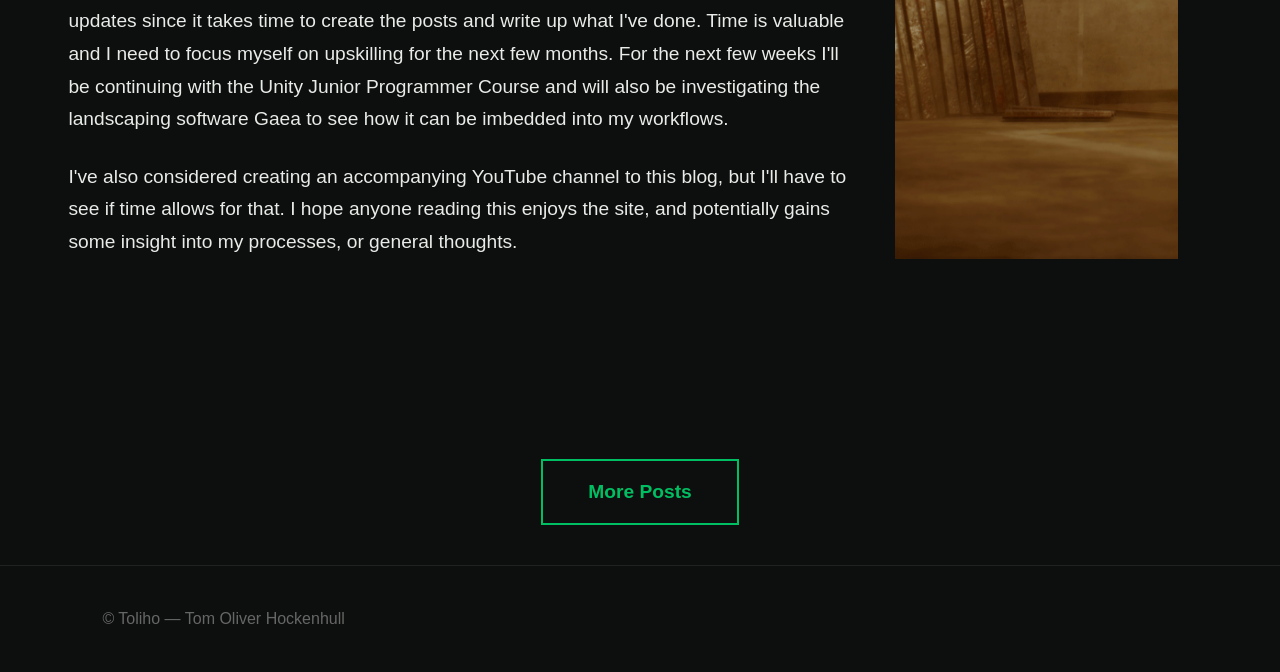
<file: blog/17-07-2026.html>
<!DOCTYPE html>
<html lang="en">
<head>
    <meta charset="UTF-8">
    <meta name="viewport" content="width=device-width, initial-scale=1.0">
    <title>The Site is Live!</title>
    <link rel="stylesheet" href="../css/style.css">
</head>

<body>

<!-- ===========================
     NAVIGATION
=========================== -->

<header>
    <nav>
        <a href="../index.html" class="logo">
            <img src="../images/toliho-logo.png" alt="Toliho">
        </a>

        <input type="checkbox" id="menu-toggle" class="menu-toggle">
        <label for="menu-toggle" class="hamburger">
            <span></span><span></span><span></span>
        </label>

        <div class="links">
            <a href="../portfolio.html">Portfolio</a>
            <a href="../cv.html">CV</a>
            <a href="../blog.html">Blog</a>
            <a href="../about.html">About/Contact</a>
        </div>
    </nav>
</header>



<!-- ===========================
     HERO
=========================== -->

<section class="blog-hero">
    <img src="../images/blogimg/Site-Live.png" alt="">
    <h1>The Site is Live!</h1>
    <p class="blog-date">17 July 2026</p>
</section>
 



<!-- ===========================
     BLOG CONTENT (FIXED LAYOUT)
=========================== -->

<section class="post-split-layout">

    <!-- LEFT COLUMN: TEXT -->
    <div class="post-text">

        <h2>Section Header</h2>

        <p>
           Over the past few days I've been working to get this site up and running. It's been a difficult process to navigate, testing several options for site hosting and creation. I tried the standard options like Wix or Squarespace but both were prohibitively expensive and weren't fit for purpose. I ended up opting for GitHub pages, which allows me to use HTML for the site.
           With the assistance of AI to guide me through the process I've got the site to a decent standard, and learned about website creation in the process. 
        </p>

        <p>
           I've used a little HTML in the past when creating a DND official style source book, but website creation is very different. There are so many factors to consider when making a site and so many creative choices to make in it's presentation especially when compared to creating a DND source book where those stylistic choices are essentially made for you.
           The benefit of having used that rudimentary HTML in the past is that I'm able to make modifications to the site myself without assitance. This basic knowledge supported me in using informed prompts for the AI. While I'm generally against using AI for most things, I think in this case it was beneficial as it allowed me to continue my focus on learning C# in Unity, without confusing me with three new languages.
        </p>

        <p>
           I'll be trying to update this blog once every week or two. I don't want to commit to weekly updates since it takes time to create the posts and write up what I've done. Time is valuable and I need to focus myself on upskilling for the next few months. For the next few weeks I'll be continuing with the Unity Junior Programmer Course and will also be investigating the landscaping software Gaea to see how it can be imbedded into my workflows.
        </p>

        <p>
           I've also considered creating an accompanying YouTube channel to this blog, but I'll have to see if time allows for that. I hope anyone reading this enjoys the site, and potentially gains some insight into my processes, or general thoughts.
        </p>


        <!-- ===========================
             TEMPLATES — copy/paste whichever block you need
             into the post-text column above. These are commented
             out so they don't render.
        ============================ -->

        <!--
        TEXT BLOCK TEMPLATE
        <div class="blog-text-block">
            <h2>Section Header</h2>
            <p>Your paragraph text goes here. Add as many paragraphs as you want.</p>
        </div>
        -->

        <!--
        IMAGE BLOCK TEMPLATE
        <div class="blog-image-block">
            <img src="../images/example.jpg" alt="Description">
            <p class="caption">Optional caption text.</p>
        </div>
        -->

        <!--
        QUOTE BLOCK TEMPLATE
        <div class="blog-quote">
            <p>"A highlighted quote, thought, or important note."</p>
        </div>
        -->

        <!--
        GALLERY TEMPLATE
        <div class="blog-gallery">
            <img src="../images/img1.jpg" alt="">
            <img src="../images/img2.jpg" alt="">
            <img src="../images/img3.jpg" alt="">
        </div>
        -->

        <!--
        SUBHEADER TEMPLATE
        <div class="blog-text-block">
            <h3>Subheader</h3>
            <p>Supporting text goes here.</p>
        </div>
        -->

    </div>

    <!-- RIGHT COLUMN: IMAGE -->
    <div class="post-image">
        <img src="../images/about-artwork.jpg"
        alt="Environment artwork by Toliho">
    </div>

</section>



<!-- ===========================
     MORE POSTS BUTTON
=========================== -->

<div class="more-posts">
    <a href="../blog.html" class="button">More Posts</a>
</div>



<!-- ===========================
     FOOTER
=========================== -->

<footer>
    <p>© Toliho — Tom Oliver Hockenhull</p>
</footer>

</body>
</html>
</file>
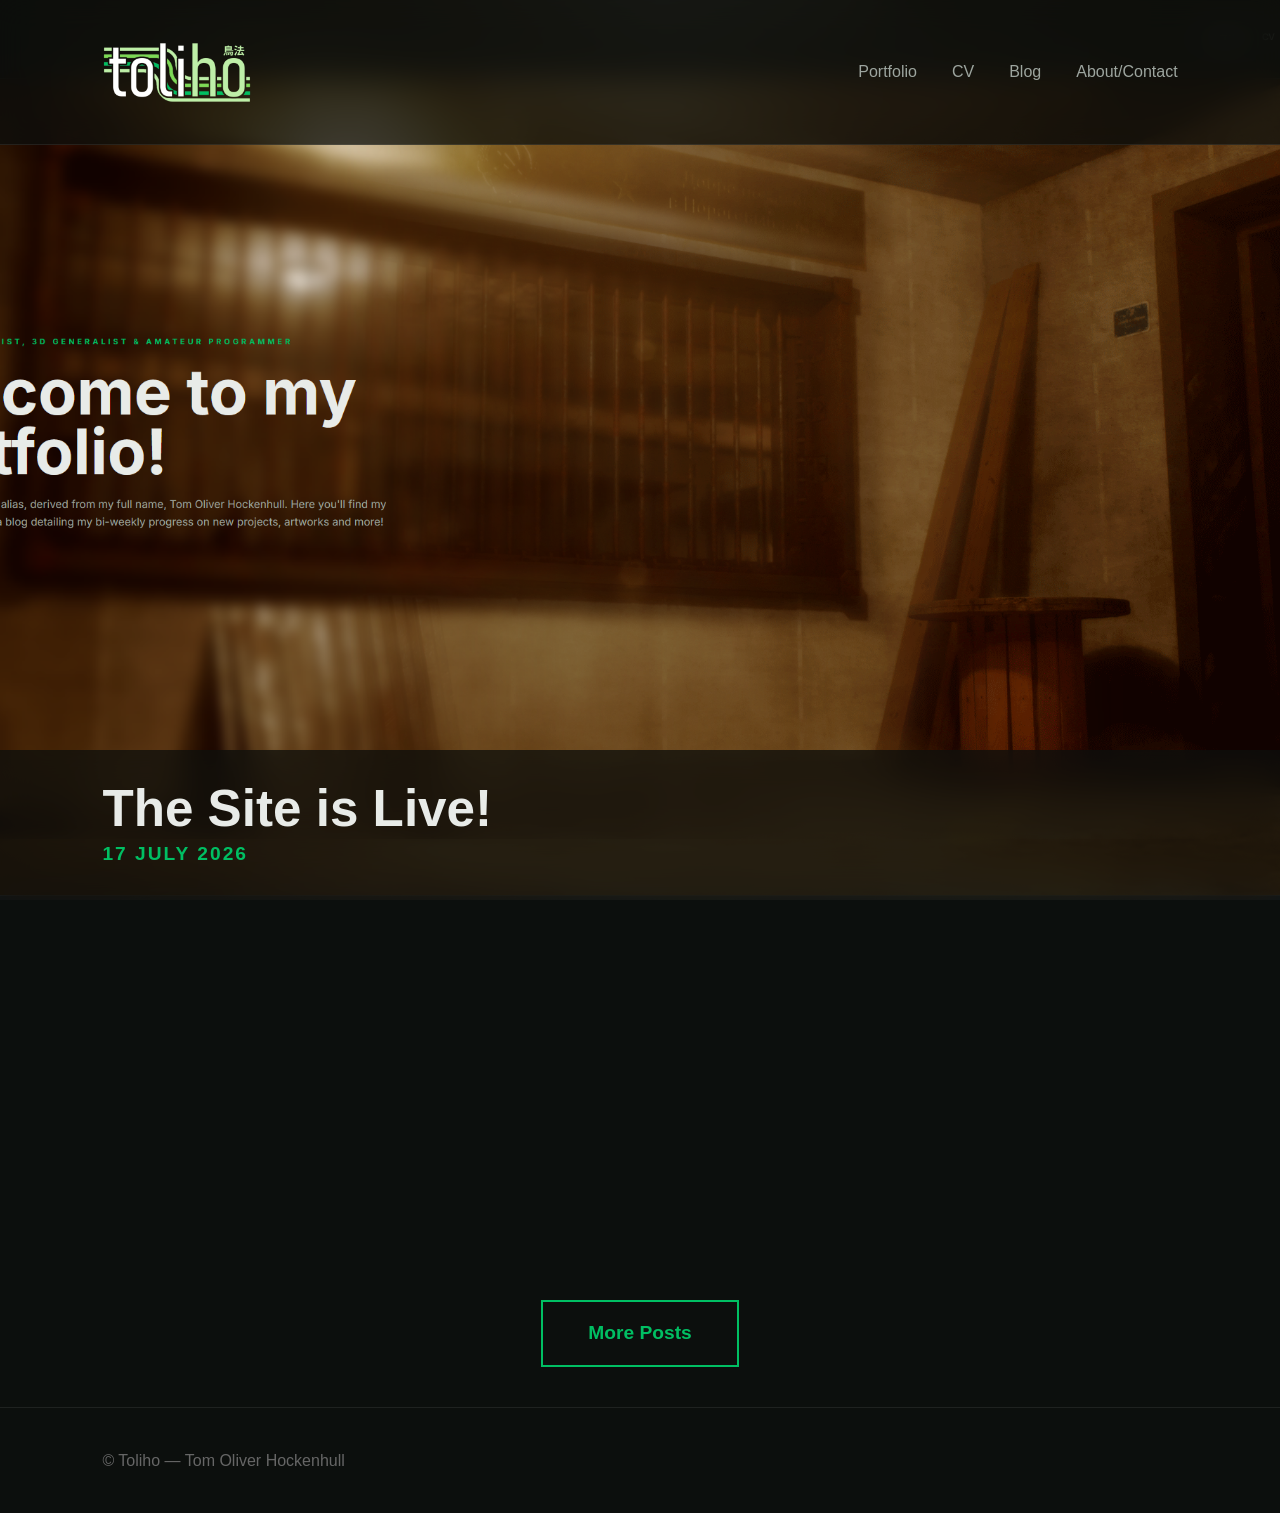
<file: blog/17-08-2026.html>
<!DOCTYPE html>
<html lang="en">
<head>
    <meta charset="UTF-8">
    <meta name="viewport" content="width=device-width, initial-scale=1.0">
    <title>Blog Post Title</title>
    <link rel="stylesheet" href="../css/style.css">
</head>

<body>

<!-- ===========================
     NAVIGATION (ACTIVE)
=========================== -->

<header>
    <nav>
        <a href="../index.html" class="logo">
            <img src="../images/toliho-logo.png" alt="Toliho">
        </a>

        <input type="checkbox" id="menu-toggle" class="menu-toggle">
        <label for="menu-toggle" class="hamburger">
            <span></span><span></span><span></span>
        </label>

        <div class="links">
            <a href="../portfolio.html">Portfolio</a>
            <a href="../cv.html">CV</a>
            <a href="../blog.html">Blog</a>
            <a href="../about.html">About/Contact</a>
        </div>
    </nav>
</header>



<!-- ===========================
     HERO (ACTIVE)
=========================== -->

<section class="blog-hero">
    <img src="../images/blogimg/Site-Live.png" alt="">
    <h1>The Site is Live!</h1></h1>
    <p class="blog-date">17 July 2026</p>
</section>



<!-- ===========================
     BLOG CONTENT (YOU BUILD HERE)
=========================== -->

<section class="blog-content">

    <!--
    ============================================================
    TEXT BLOCK (copy/paste when needed)
    ============================================================

    <div class="blog-text-block">
        <h2>Section Header</h2>
        <p>
            Your paragraph text goes here. Add as many paragraphs as you want.
        </p>
    </div>
    -->

    <!--
    ============================================================
    IMAGE BLOCK
    ============================================================

    <div class="blog-image-block">
        <img src="../images/example.jpg" alt="Description">
        <p class="caption">Optional caption text.</p>
    </div>
    -->

    <!--
    ============================================================
    QUOTE BLOCK
    ============================================================

    <div class="blog-quote">
        <p>
            “A highlighted quote, thought, or important note.”
        </p>
    </div>
    -->

    <!--
    ============================================================
    GALLERY ROW
    ============================================================

    <div class="blog-gallery">
        <img src="../images/img1.jpg" alt="">
        <img src="../images/img2.jpg" alt="">
        <img src="../images/img3.jpg" alt="">
    </div>
    -->

    <!--
    ============================================================
    SUBHEADER + PARAGRAPH
    ============================================================

    <div class="blog-text-block">
        <h3>Subheader</h3>
        <p>Supporting text goes here.</p>
    </div>
    -->

</section>



<!-- ===========================
     MORE POSTS BUTTON (ACTIVE)
=========================== -->

<div class="more-posts">
    <a href="../blog.html" class="button">More Posts</a>
</div>



<!-- ===========================
     FOOTER (ACTIVE)
=========================== -->

<footer>
    <p>© Toliho — Tom Oliver Hockenhull</p>
</footer>

</body>
</html>
</file>
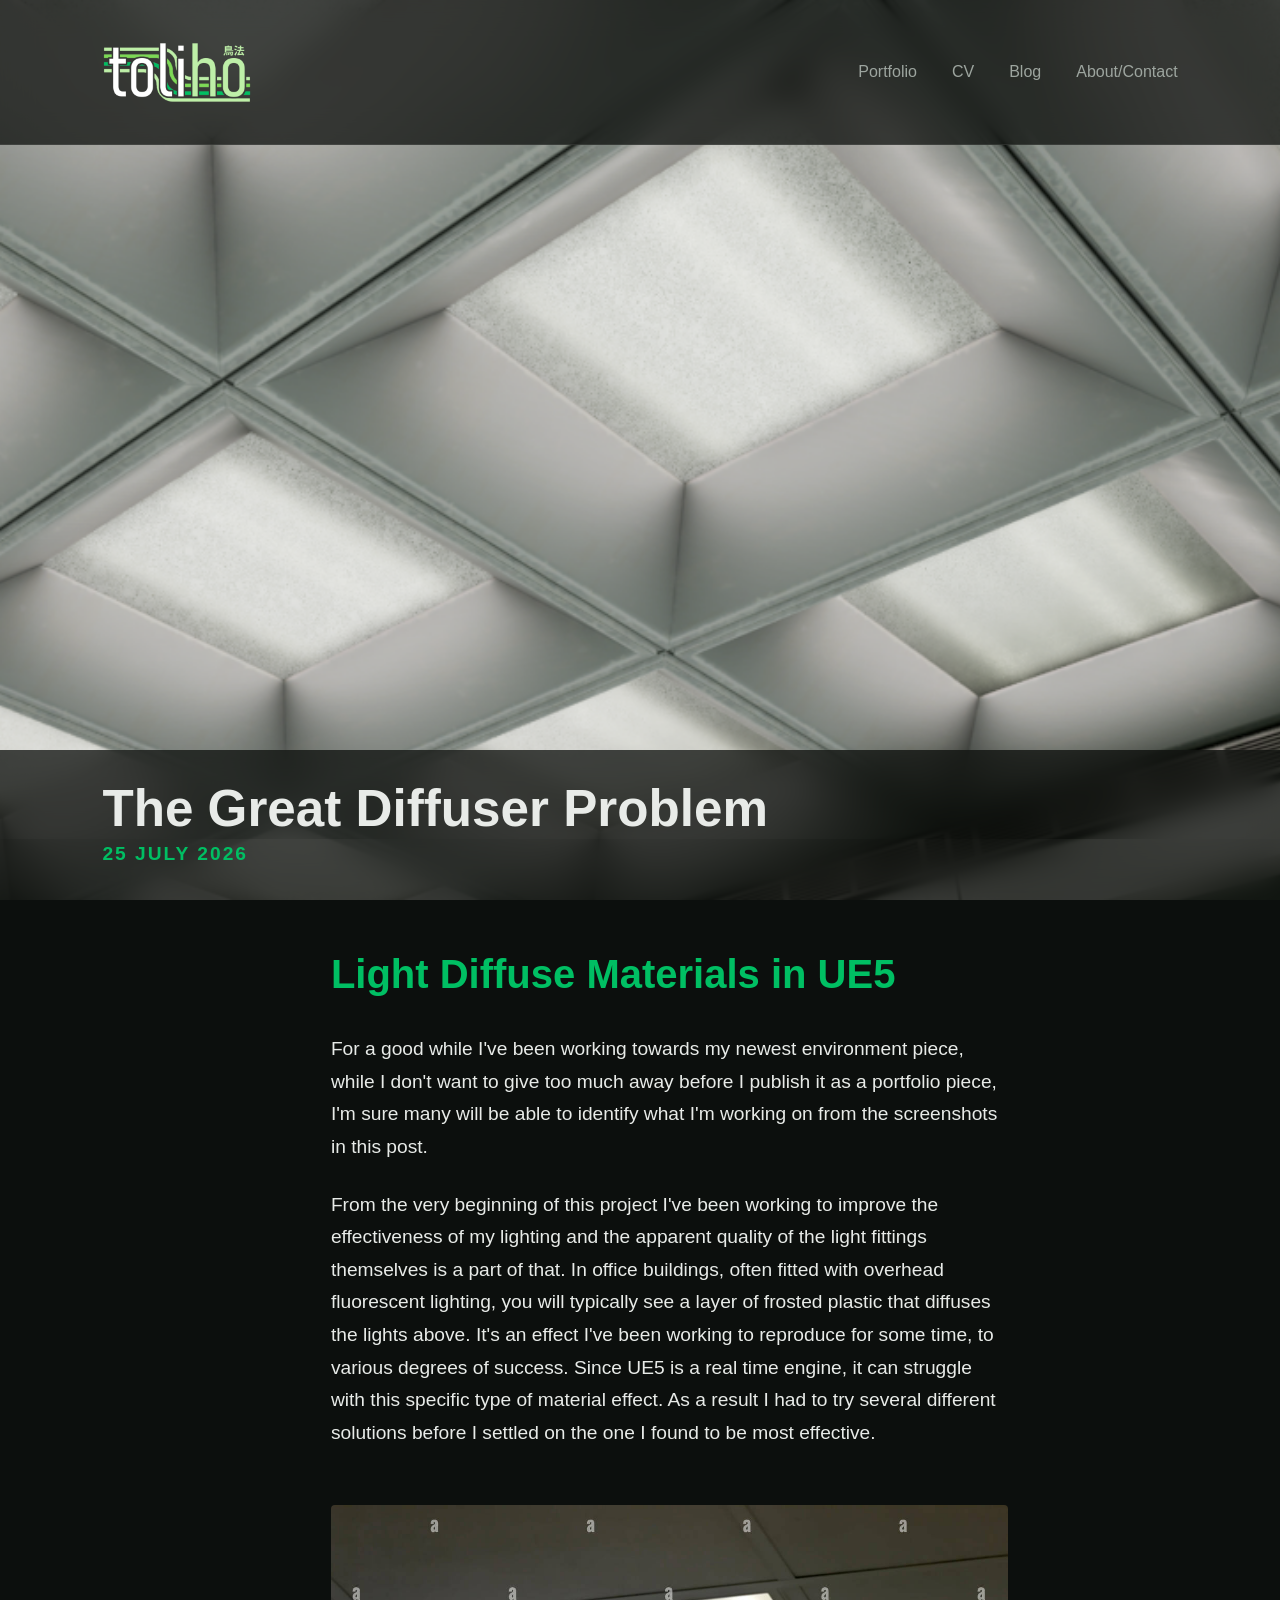
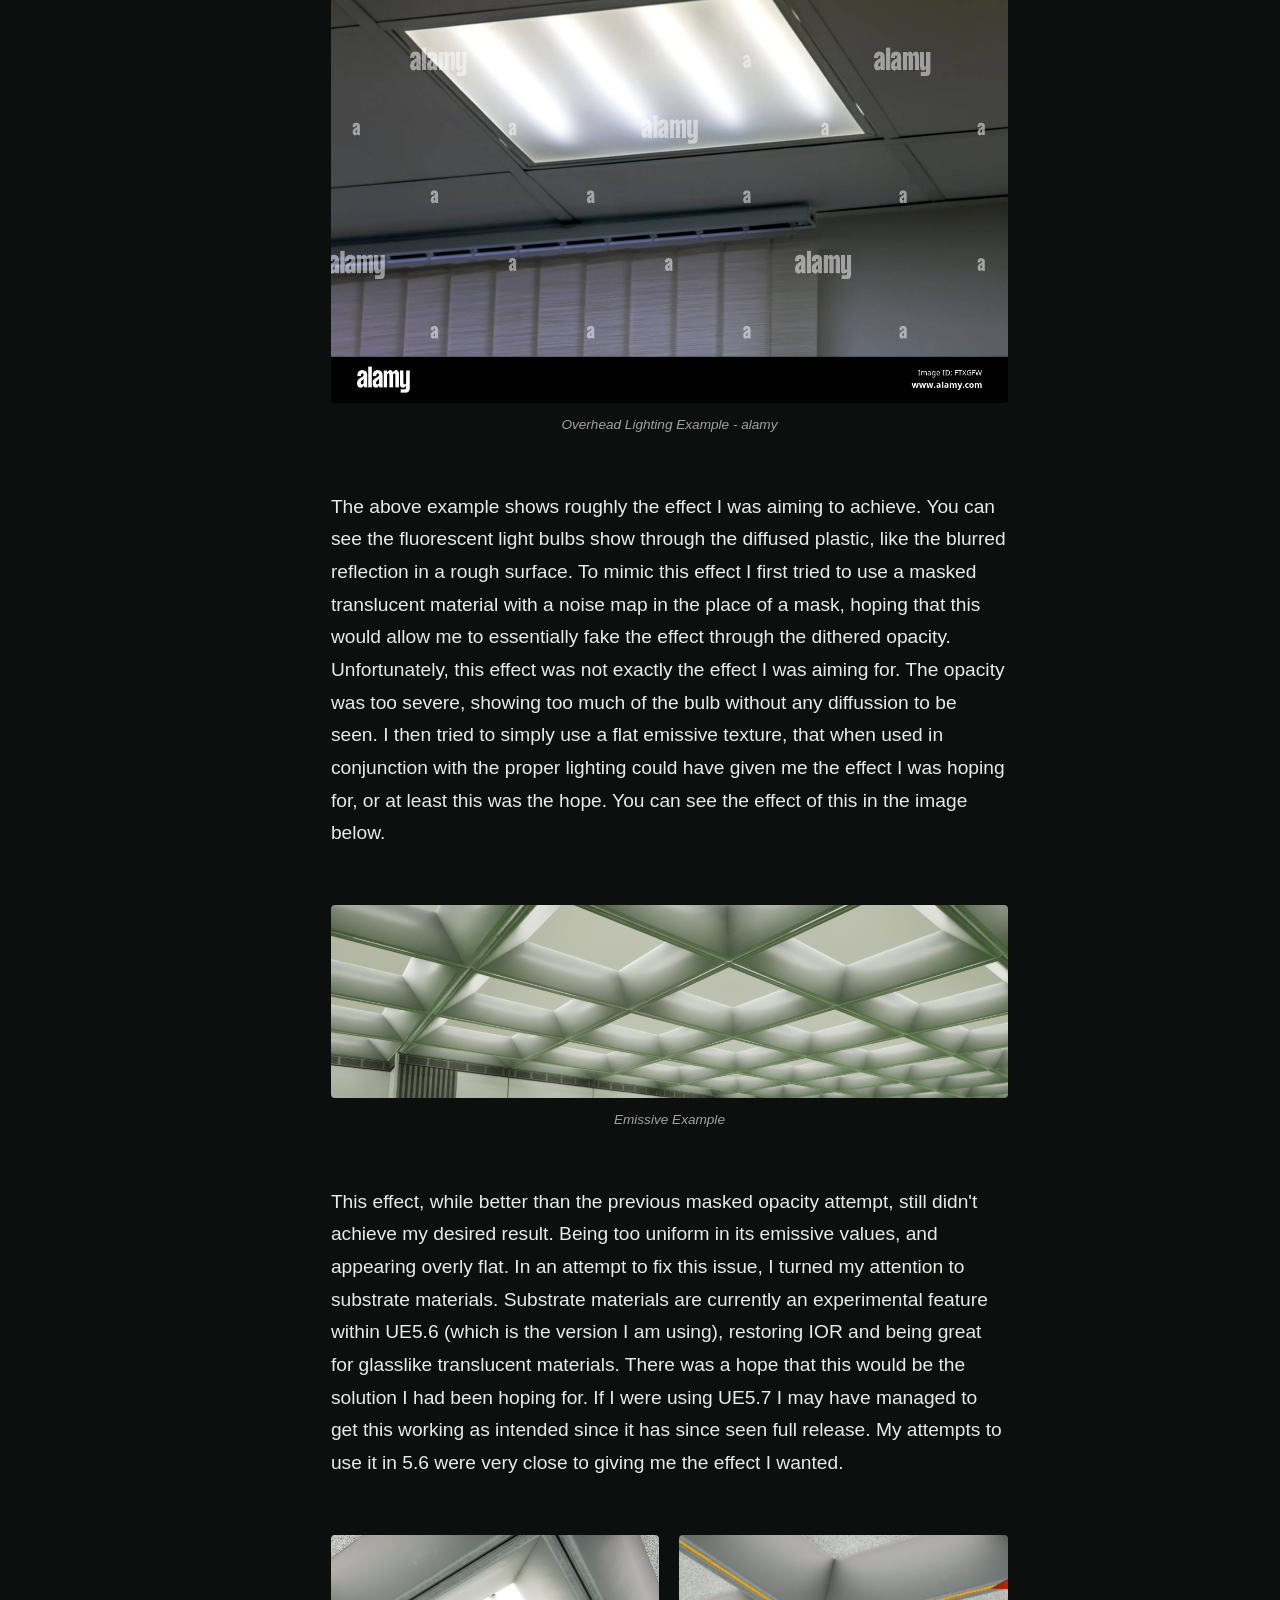
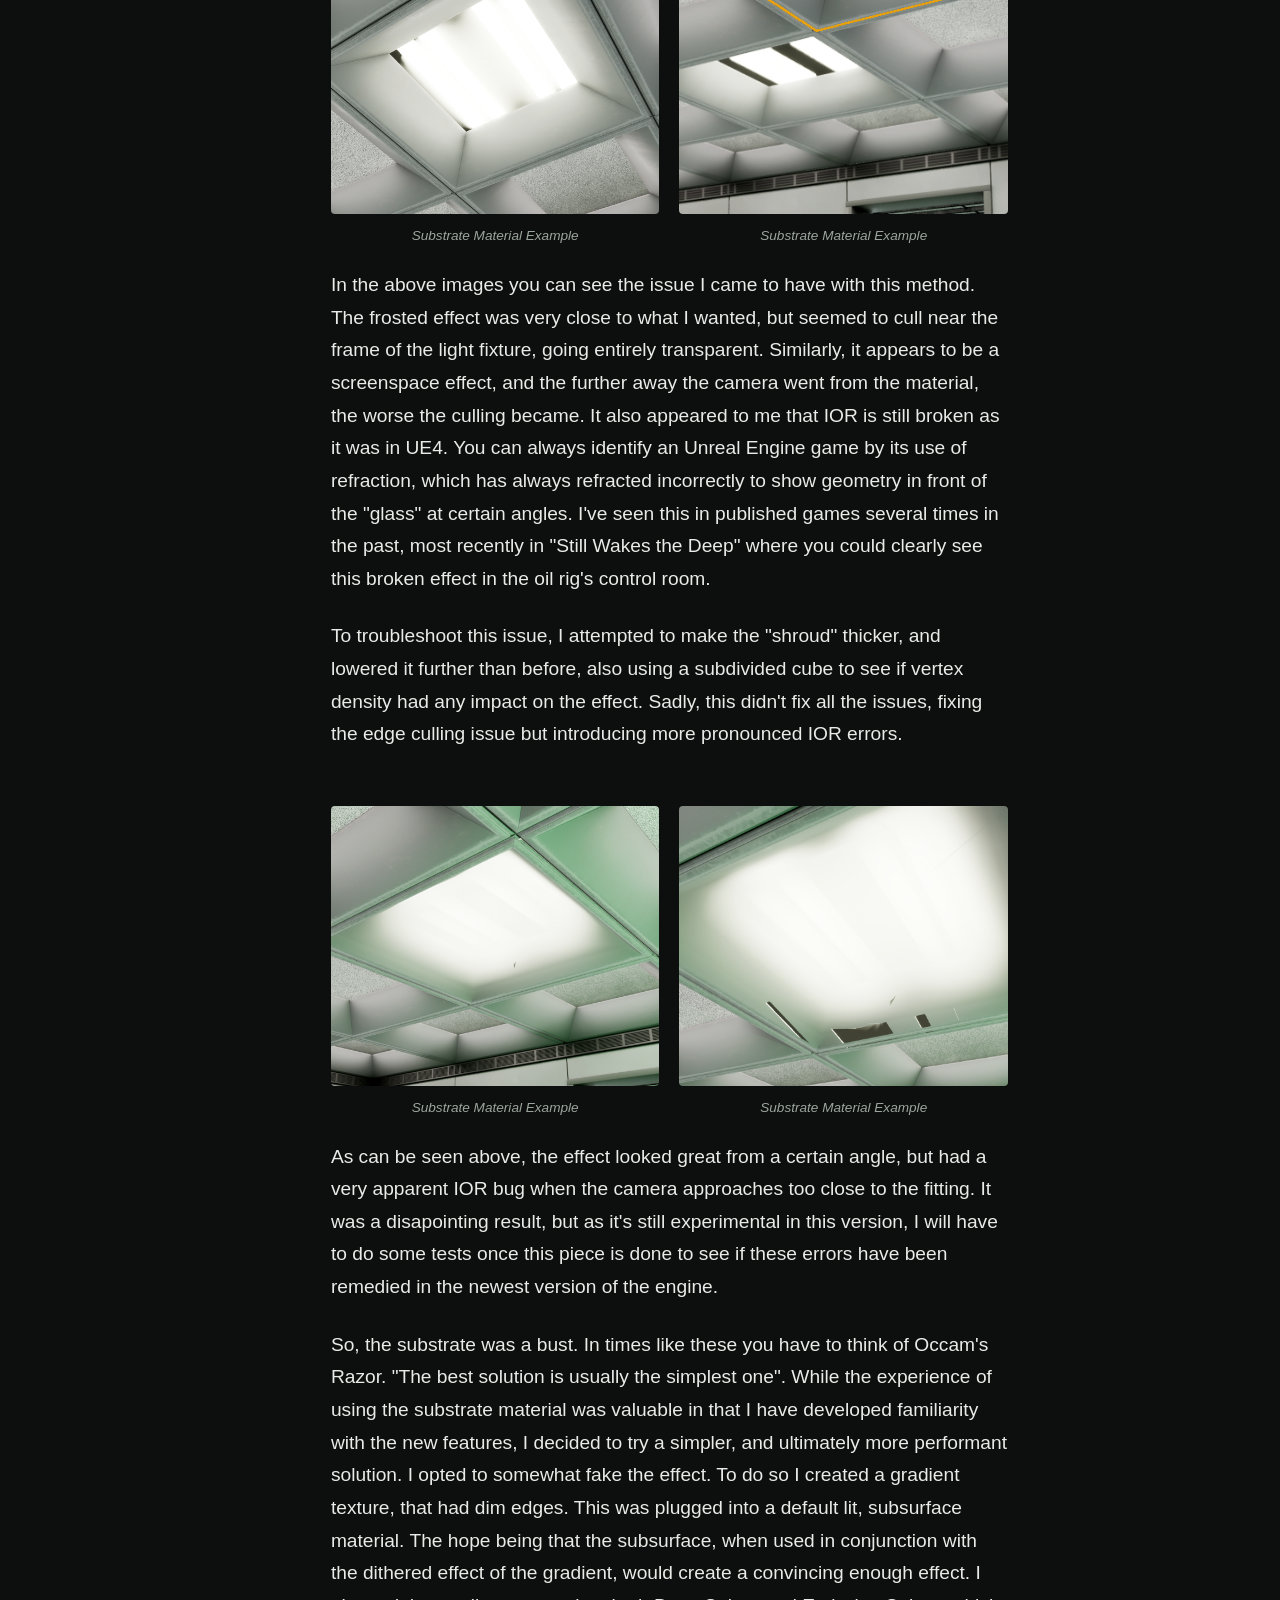
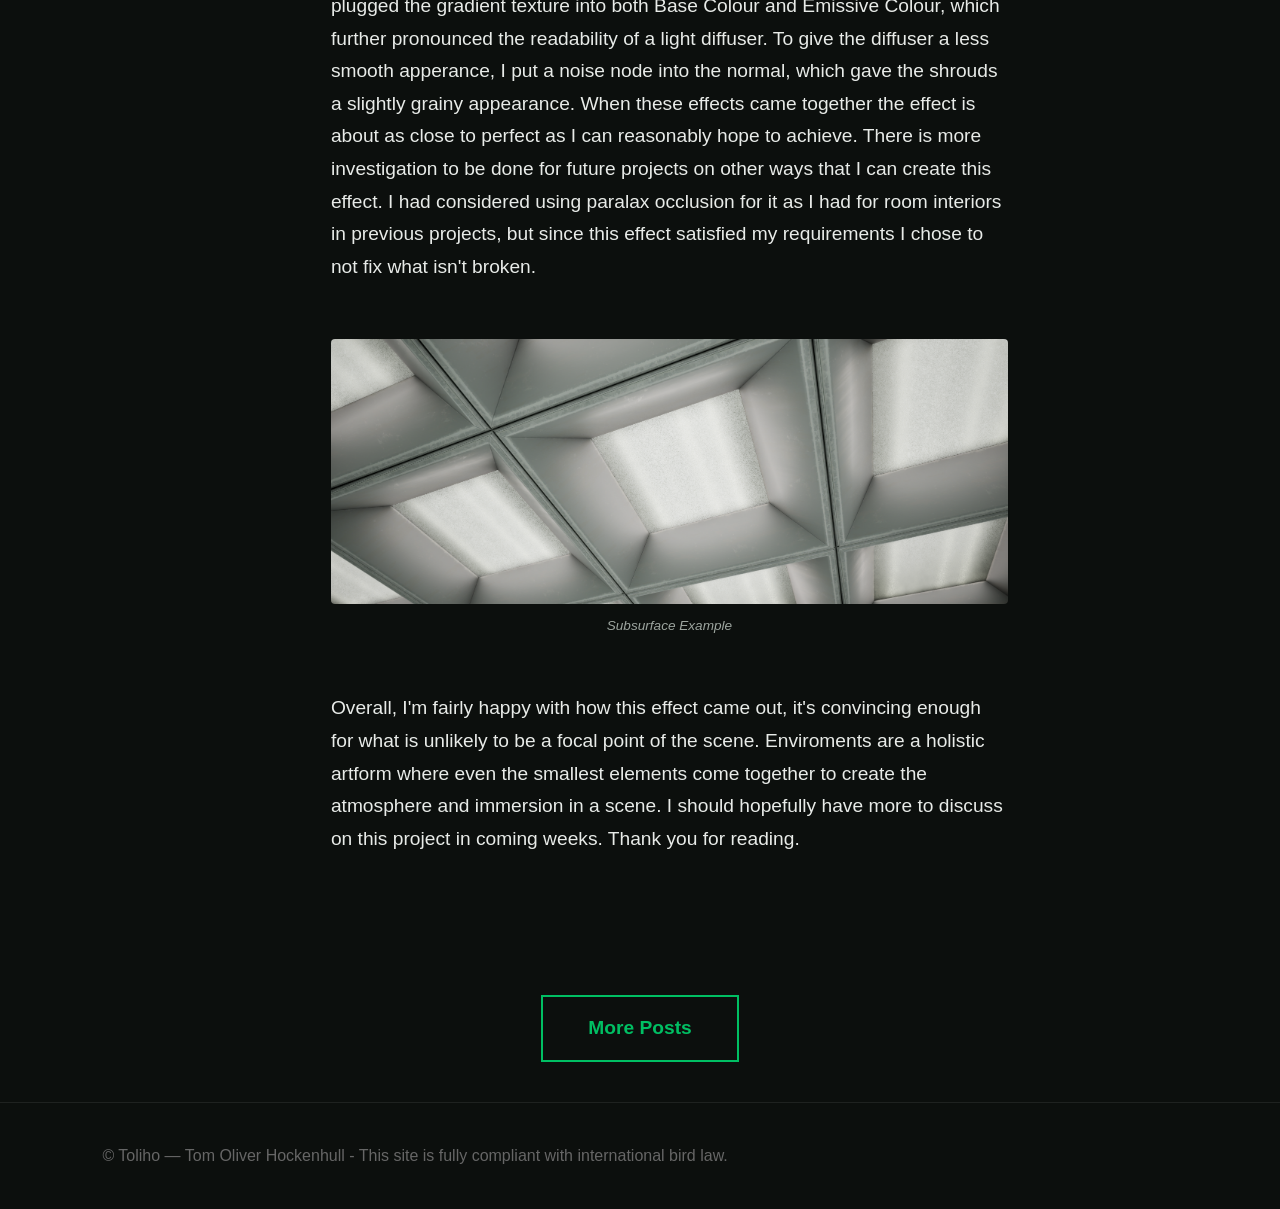
<file: blog/25-07-2026.html>
<!DOCTYPE html>
<html lang="en">
<head>
    <meta charset="UTF-8">
    <meta name="viewport" content="width=device-width, initial-scale=1.0">
    <title>The Great Diffuser Problem</title>
    <link rel="stylesheet" href="../css/style.css">

    <!-- ===========================
         SOCIAL PREVIEW 
    =========================== -->
    <meta property="og:type" content="article">
    <meta property="og:title" content="The Great Diffuser Problem | Toliho">
    <meta property="og:description" content="Working through UE5's materials to recreate a convincing frosted light-diffuser effect.">
    <meta property="og:image" content="https://toliho.info/images/blogimg/Diffuser-lights.png">
    <meta property="og:url" content="https://toliho.info/blog/25-07-2026.html">
</head>

<body>

<!-- ===========================
     NAVIGATION
=========================== -->

<header>
    <nav>
        <a href="../index.html" class="logo">
            <img src="../images/toliho-logo.png" alt="Toliho">
        </a>

        <input type="checkbox" id="menu-toggle" class="menu-toggle">
        <label for="menu-toggle" class="hamburger">
            <span></span><span></span><span></span>
        </label>

        <div class="links">
            <a href="../portfolio.html">Portfolio</a>
            <a href="../cv.html">CV</a>
            <a href="../blog.html">Blog</a>
            <a href="../about.html">About/Contact</a>
        </div>
    </nav>
</header>



<!-- ===========================
     HERO
=========================== -->

<section class="blog-hero">
    <img src="../images/blogimg/Diffuser-lights.png" alt="">
    <h1>The Great Diffuser Problem</h1>
    <p class="blog-date">25 July 2026</p>
</section>
 



<!-- ===========================
     BLOG CONTENT (FIXED LAYOUT)
=========================== -->

<section class="post-article">

    <!-- LEFT COLUMN: TEXT -->
    <div class="post-text">

        <h2>Light Diffuse Materials in UE5</h2>

        <p>
           For a good while I've been working towards my newest environment piece, while I don't want to give too much away before I publish it as a portfolio piece, I'm sure many will be able to identify what I'm working on from the screenshots in this post. 
        </p>

        <p>
           From the very beginning of this project I've been working to improve the effectiveness of my lighting and the apparent quality of the light fittings themselves is a part of that. In office buildings, often fitted with overhead fluorescent lighting, you will typically see a layer of frosted plastic that diffuses the lights above. 
           It's an effect I've been working to reproduce for some time, to various degrees of success. Since UE5 is a real time engine, it can struggle with this specific type of material effect. As a result I had to try several different solutions before I settled on the one I found to be most effective.
        </p>

      
       <div class="blog-image-block">
            <img src="../images/blogimg/Overhead-Example.jpg" alt="Overhead Lighting Example - alamy">
            <p class="caption">Overhead Lighting Example - alamy</p>
        </div>
      
        <p>
          The above example shows roughly the effect I was aiming to achieve. You can see the fluorescent light bulbs show through the diffused plastic, like the blurred reflection in a rough surface. To mimic this effect I first tried to use a masked translucent material with a noise map in the place of a mask, hoping that this would allow me to essentially fake the effect through the dithered opacity.
          Unfortunately, this effect was not exactly the effect I was aiming for. The opacity was too severe, showing too much of the bulb without any diffussion to be seen. I then tried to simply use a flat emissive texture, that when used in conjunction with the proper lighting could have given me the effect I was hoping for, or at least this was the hope. You can see the effect of this in the image below.
        </p>

      <div class="blog-image-block">
            <img src="../images/blogimg/Emissive-Example.png" alt="Emissive Example">
            <p class="caption">Emissive Example</p>
        </div>

        <p>
           This effect, while better than the previous masked opacity attempt, still didn't achieve my desired result. Being too uniform in its emissive values, and appearing overly flat. In an attempt to fix this issue, I turned my attention to substrate materials. Substrate materials are currently an experimental feature within UE5.6 (which is the version I am using), restoring IOR and being great for glasslike translucent materials. There was a hope that this would be the solution I had been hoping for.
          If I were using UE5.7 I may have managed to get this working as intended since it has since seen full release. My attempts to use it in 5.6 were very close to giving me the effect I wanted. 
        </p>

        <div class="image-row">
            <figure>
                <img src="../images/blogimg/Substrate_Exapmple_1.png" alt="Substrate Example Image">
                <figcaption>Substrate Material Example</figcaption>
            </figure>
            <figure>
                <img src="../images/blogimg/Substrate_Exapmple_2.png" alt="Substrate Example Image">
                <figcaption>Substrate Material Example</figcaption>
            </figure>
        </div>

        <p>
           In the above images you can see the issue I came to have with this method. The frosted effect was very close to what I wanted, but seemed to cull near the frame of the light fixture, going entirely transparent. Similarly, it appears to be a screenspace effect, and the further away the camera went from the material, the worse the culling became. 
            It also appeared to me that IOR is still broken as it was in UE4. You can always identify an Unreal Engine game by its use of refraction, which has always refracted incorrectly to show geometry in front of the "glass" at certain angles. I've seen this in published games several times in the past, most recently in "Still Wakes the Deep" where you could clearly see this broken effect in the oil rig's control room.
        </p>

        <p>
          To troubleshoot this issue, I attempted to make the "shroud" thicker, and lowered it further than before, also using a subdivided cube to see if vertex density had any impact on the effect. Sadly, this didn't fix all the issues, fixing the edge culling issue but introducing more pronounced IOR errors. 
        </p>

        <div class="image-row">
            <figure>
                <img src="../images/blogimg/Substrate_Example_3.png" alt="Substrate Example Image">
                <figcaption>Substrate Material Example</figcaption>
            </figure>
            <figure>
                <img src="../images/blogimg/Substrate_Example_4.png" alt="Substrate Example Image">
                <figcaption>Substrate Material Example</figcaption>
            </figure>
        </div>

        <p>
          As can be seen above, the effect looked great from a certain angle, but had a very apparent IOR bug when the camera approaches too close to the fitting. It was a disapointing result, but as it's still experimental in this version, I will have to do some tests once this piece is done to see if these errors have been remedied in the newest version of the engine.
        </p>

        <p>
          So, the substrate was a bust. In times like these you have to think of Occam's Razor. "The best solution is usually the simplest one". While the experience of using the substrate material was valuable in that I have developed familiarity with the new features, I decided to try a simpler, and ultimately more performant solution.
         I opted to somewhat fake the effect. To do so I created a gradient texture, that had dim edges. This was plugged into a default lit, subsurface material. The hope being that the subsurface, when used in conjunction with the dithered effect of the gradient, would create a convincing enough effect. I plugged the gradient texture into both Base Colour and Emissive Colour, which further pronounced the readability of a light diffuser.
            To give the diffuser a less smooth apperance, I put a noise node into the normal, which gave the shrouds a slightly grainy appearance. When these effects came together the effect is about as close to perfect as I can reasonably hope to achieve. There is more investigation to be done for future projects on other ways that I can create this effect. I had considered using paralax occlusion for it as I had for room interiors in previous projects, but since this effect satisfied my requirements I chose to not fix what isn't broken.
        </p>

        <div class="blog-image-block">
            <img src="../images/blogimg/Subsurface_Example.png" alt="Subsurface Example">
            <p class="caption">Subsurface Example</p>
        </div>

        <p>
            Overall, I'm fairly happy with how this effect came out, it's convincing enough for what is unlikely to be a focal point of the scene. Enviroments are a holistic artform where even the smallest elements come together to create the atmosphere and immersion in a scene. I should hopefully have more to discuss on this project in coming weeks. Thank you for reading.
        </p>

        <!-- ===========================
             TEMPLATES — copy/paste whichever block you need
             into the post-text column above. These are commented
             out so they don't render.
        ============================ -->

        <!--
        TEXT BLOCK TEMPLATE
        <div class="blog-text-block">
            <h2>Section Header</h2>
            <p>Your paragraph text goes here. Add as many paragraphs as you want.</p>
        </div>
        -->

        <!--
        IMAGE BLOCK TEMPLATE
        <div class="blog-image-block">
            <img src="../images/example.jpg" alt="Description">
            <p class="caption">Optional caption text.</p>
        </div>
        -->

        <!--
        QUOTE BLOCK TEMPLATE
        <div class="blog-quote">
            <p>"A highlighted quote, thought, or important note."</p>
        </div>
        -->

        <!--
        GALLERY TEMPLATE
        <div class="blog-gallery">
            <img src="../images/img1.jpg" alt="">
            <img src="../images/img2.jpg" alt="">
            <img src="../images/img3.jpg" alt="">
        </div>
        -->

        <!--
        SUBHEADER TEMPLATE
        <div class="blog-text-block">
            <h3>Subheader</h3>
            <p>Supporting text goes here.</p>
        </div>
        -->

    </div>

  
</section>



<!-- ===========================
     MORE POSTS BUTTON
=========================== -->

<div class="more-posts">
    <a href="../blog.html" class="button">More Posts</a>
</div>



<!-- ===========================
     FOOTER
=========================== -->

<footer>
    <p>© Toliho — Tom Oliver Hockenhull - This site is fully compliant with international bird law.</p>
</footer>

</body>
</html>
</file>
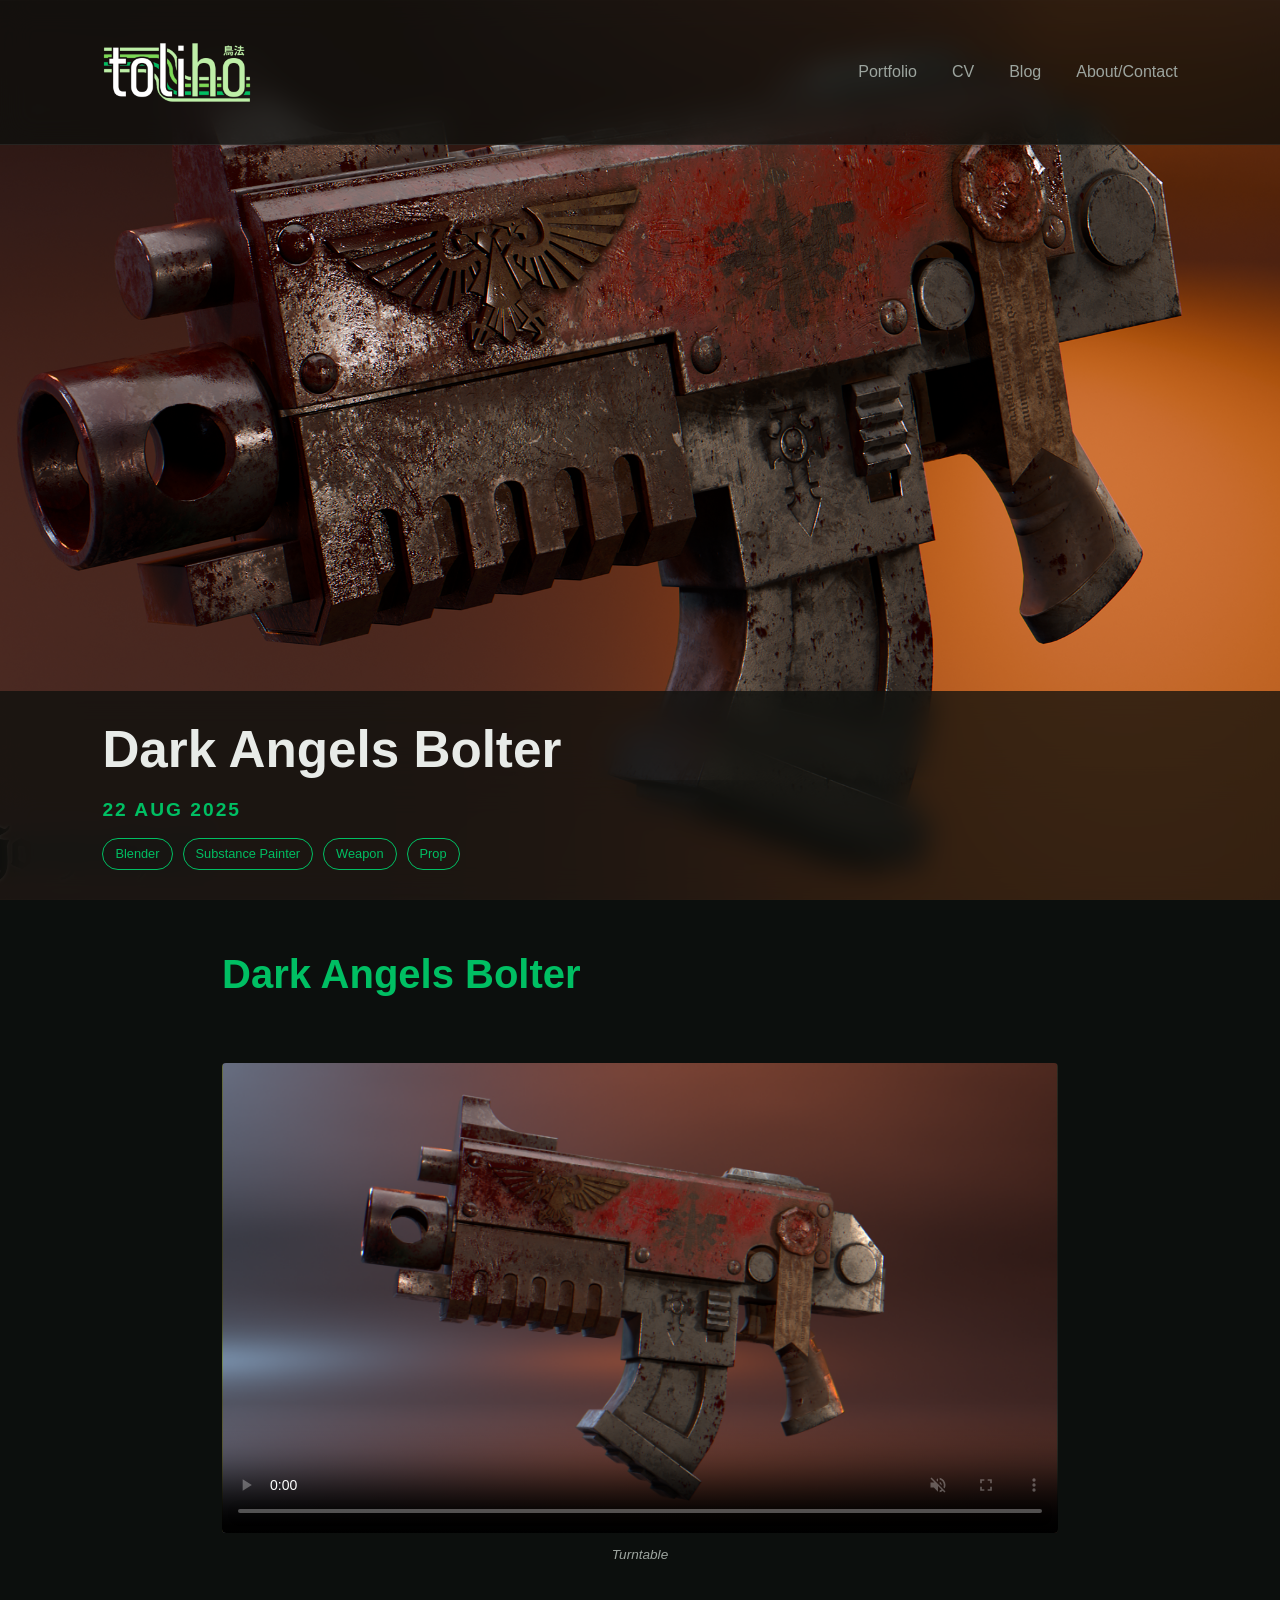
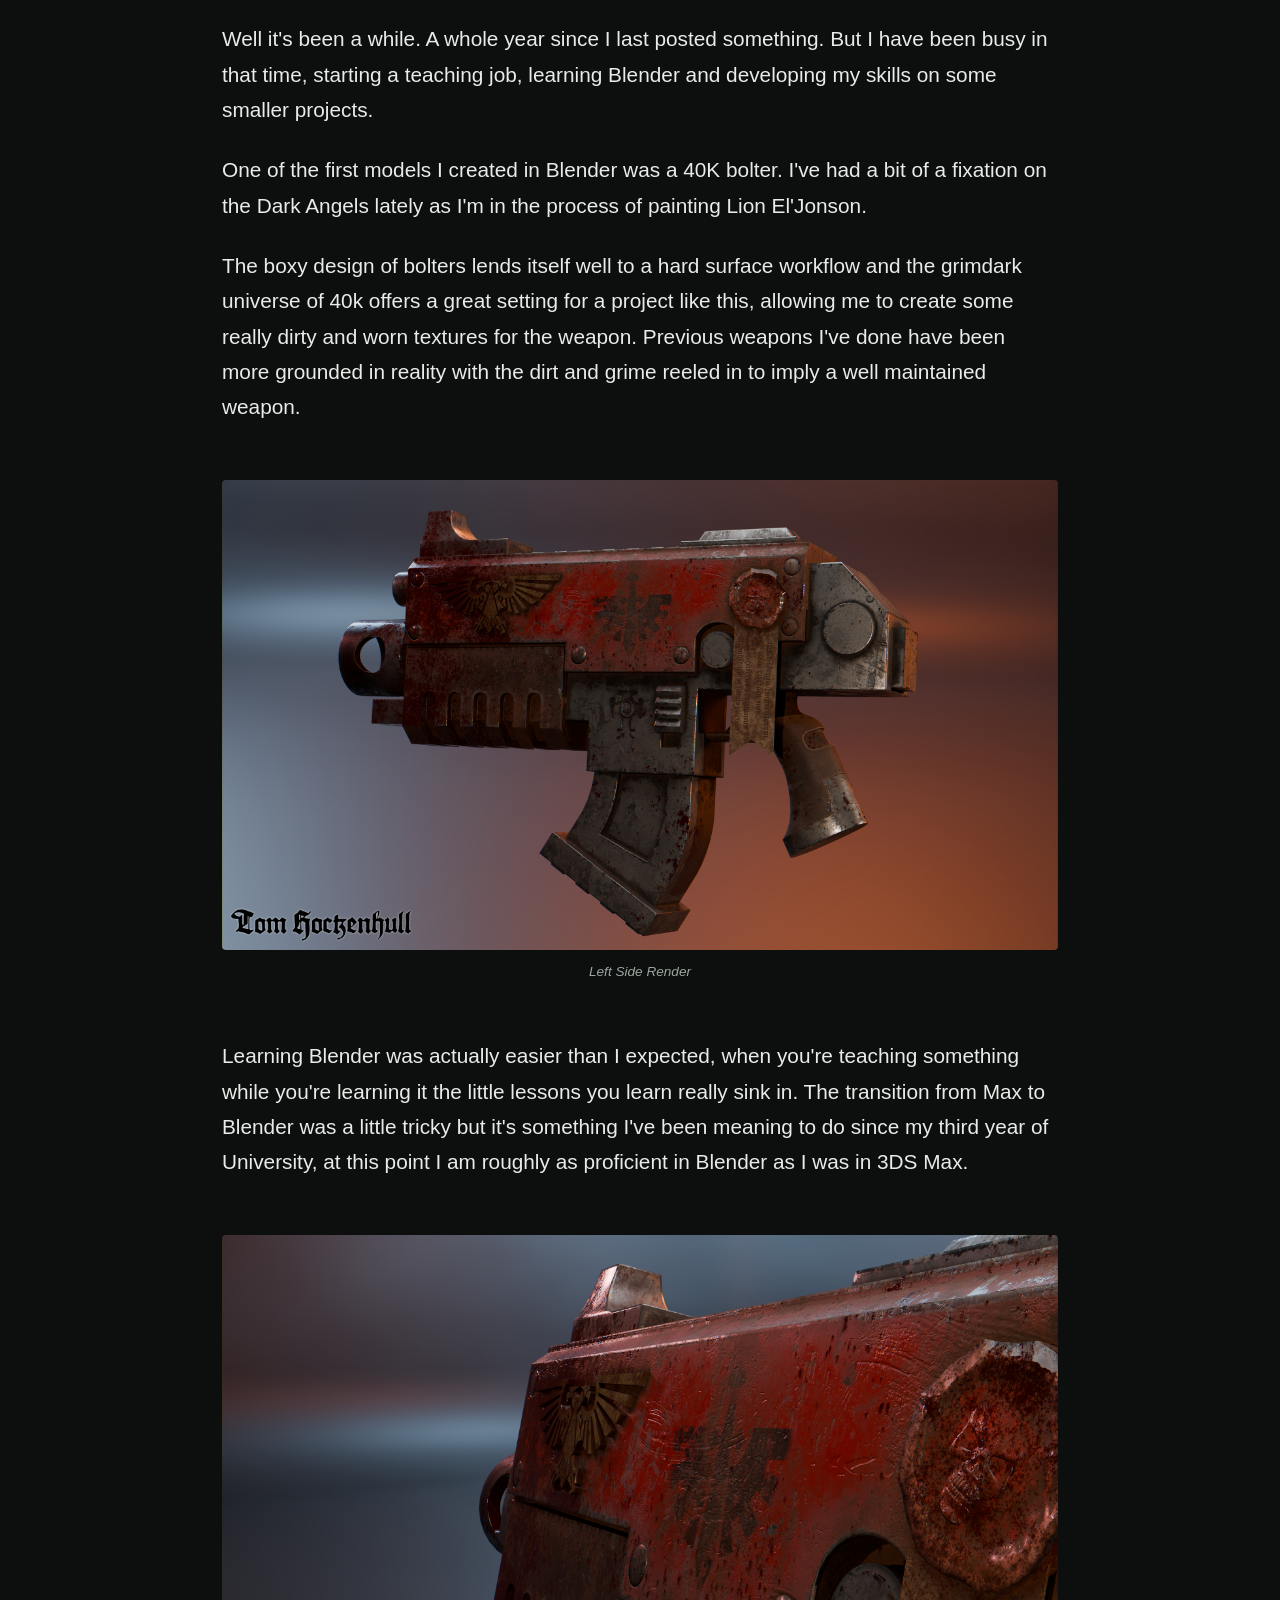
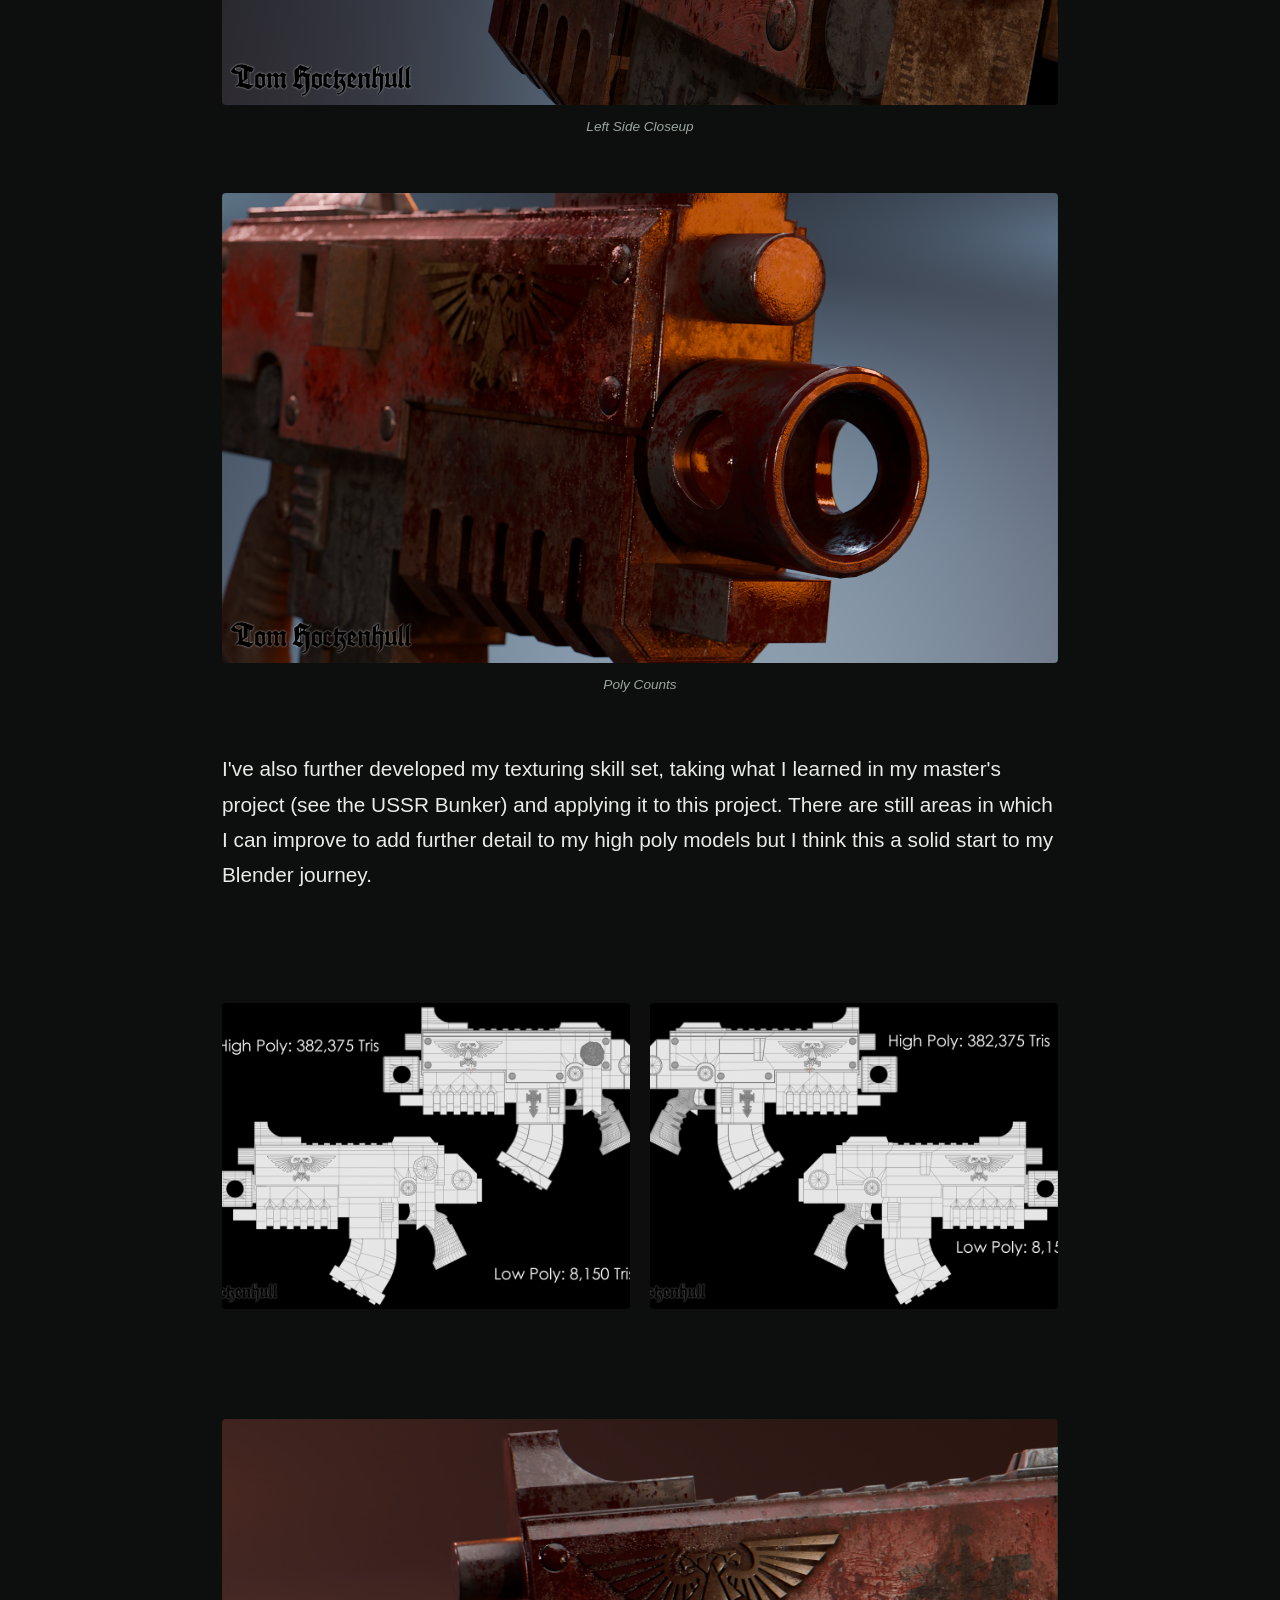
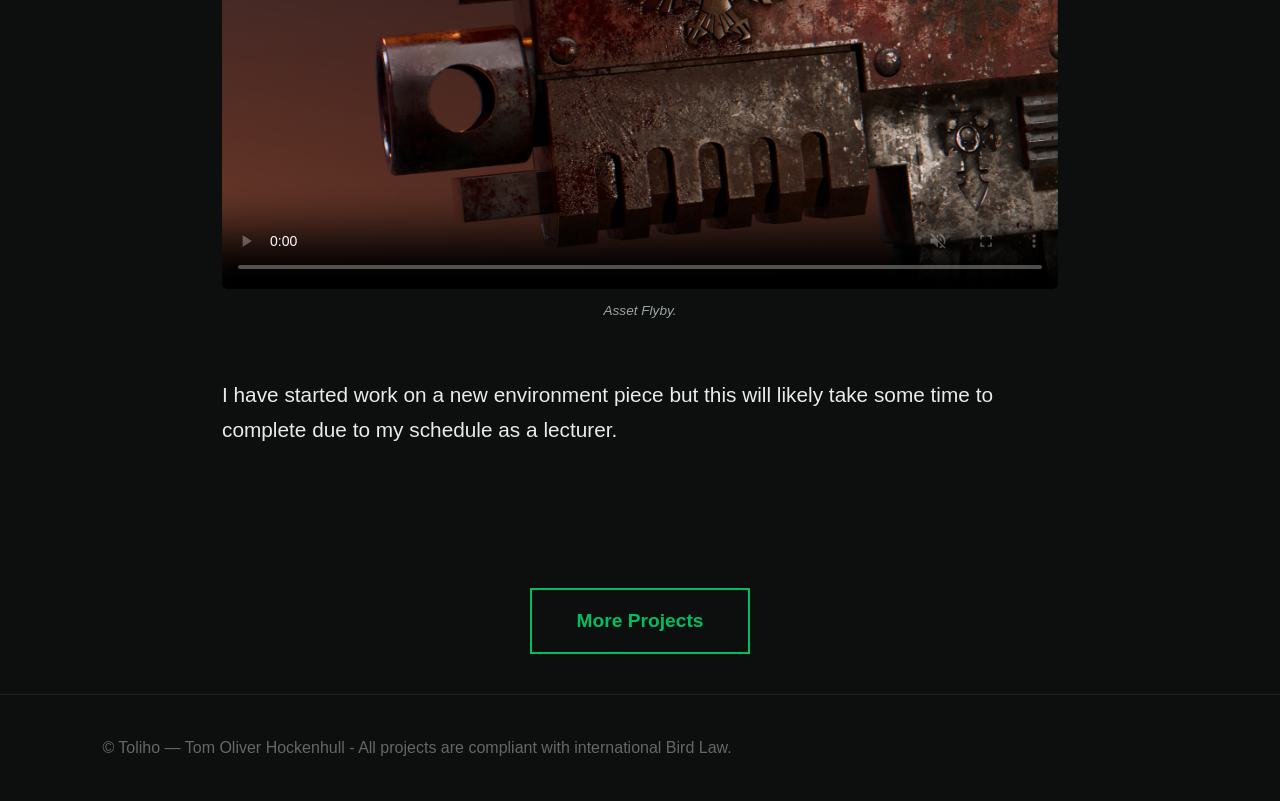
<file: portfolioproj/DABolter.html>
<!DOCTYPE html>
<html lang="en">
<head>
    <meta charset="UTF-8">
    <meta name="viewport" content="width=device-width, initial-scale=1.0">
    <title>Dark Angels Bolter</title>
    <link rel="stylesheet" href="../css/style.css">

    <!-- ===========================
         SOCIAL PREVIEW 
    =========================== -->
    <meta property="og:type" content="article">
    <meta property="og:title" content="Dark Angels Bolter | Toliho">
    <meta property="og:description" content="Dark Angels Bolter Blender Weapon Model Renders">
    <meta property="og:image" content="https://toliho.info/images/portfolioimg/DABolter/Hero.png">
    <meta property="og:url" content="https://toliho.info/portfolioproj/DABolter.html">
</head>

<body>

<!-- ===========================
     NAVIGATION
     Same nav as every other page - if this file lives in a
     subfolder (e.g. /portfolio/project-name.html), keep the "../"
     on every link and image below, same as the blog post files.
=========================== -->

<header>
    <nav>
        <a href="../index.html" class="logo">
            <img src="../images/toliho-logo.png" alt="Toliho">
        </a>

        <input type="checkbox" id="menu-toggle" class="menu-toggle">
        <label for="menu-toggle" class="hamburger">
            <span></span><span></span><span></span>
        </label>

        <div class="links">
            <a href="../portfolio.html">Portfolio</a>
            <a href="../cv.html">CV</a>
            <a href="../blog.html">Blog</a>
            <a href="../about.html">About/Contact</a>
        </div>
    </nav>
</header>



<!-- ===========================
     HERO
     Same full-bleed image + translucent title banner treatment as
     .blog-hero - see the .project-hero rules in style.css. The date
     is optional; the tags row is optional too, drop the whole
     <div class="project-tags"> if a project doesn't have any.
=========================== -->

<section class="project-hero">
    <img src="../images/portfolioimg/DABolter/Hero.png" alt="Hero Image">
    <h1>Dark Angels Bolter</h1>
    <div class="project-meta">
        <span class="project-date">22 Aug 2025</span>
        <div class="project-tags">
            <span>Blender</span>
            <span>Substance Painter</span>
            <span>Weapon</span>
            <span>Prop</span>
        </div>
    </div>
</section>



<!-- ===========================
     PROJECT CONTENT
     900px centered column, same rules as .post-article on the blog
     side but a dedicated class so changing one doesn't affect the
     other. Add class="expandable" to any <img> you want to be
     click-to-enlarge (needs js/lightbox.js at the bottom of this
     file - already included below).
=========================== -->

<section class="project-article">

    <h2>Dark Angels Bolter</h2>

    <div class="blog-image-block">
        <video controls muted playsinline poster="../images/portfolioimg/DABolter/thumbnailturntable.png">
            <source src="../images/portfolioimg/DABolter/turntable.mp4" type="video/mp4">
        </video>
        <p class="caption">Turntable</p>
    </div>

    <p>
        Well it's been a while. A whole year since I last posted something. But I have been busy in that time, starting a teaching job, learning Blender and developing my skills on some smaller projects. 
    </p>

    <p>
        One of the first models I created in Blender was a 40K bolter. I've had a bit of a fixation on the Dark Angels lately as I'm in the process of painting Lion El'Jonson. 
    </p>

    <p>
        The boxy design of bolters lends itself well to a hard surface workflow and the grimdark universe of 40k offers a great setting for a project like this, allowing me to create some really dirty and worn textures for the weapon. Previous weapons I've done have been more grounded in reality with the dirt and grime reeled in to imply a well maintained weapon.   
    </p>
    
    <!-- Single image + caption -->
    <figure>
        <img src="../images/portfolioimg/DABolter/2.png" alt="Description" class="expandable">
        <figcaption>Left Side Render</figcaption>
    </figure>

    <p>
        Learning Blender was actually easier than I expected, when you're teaching something while you're learning it the little lessons you learn really sink in. The transition from Max to Blender was a little tricky but it's something I've been meaning to do since my third year of University, at this point I am roughly as proficient in Blender as I was in 3DS Max. 
    </p>

    <figure>
        <img src="../images/portfolioimg/DABolter/3.png" alt="Render 3" class="expandable">
        <figcaption>Left Side Closeup</figcaption>
    </figure>
    
    <figure>
        <img src="../images/portfolioimg/DABolter/5.png" alt="Render 4" class="expandable">
        <figcaption>Poly Counts</figcaption>
    </figure>

    <p>
        I've also further developed my texturing skill set, taking what I learned in my master's project (see the USSR Bunker) and applying it to this project. There are still areas in which I can improve to add further detail to my high poly models but I think this a solid start to my Blender journey.  
    </p>

    

    <!-- Two images side by side -->
    <div class="image-row">
        <figure>
            <img src="../images/portfolioimg/DABolter/6.png" alt="Poly Counts" class="expandable">
        </figure>
        <figure>
            <img src="../images/portfolioimg/DABolter/7.png" alt="Poly Counts" class="expandable">
        </figure>
    </div>

    <div class="blog-image-block">
      <video controls muted playsinline poster="../images/portfolioimg/DABolter/thumbnailflyby.png">
        <source src="../images/portfolioimg/DABolter/flyby.mp4" type="video/mp4">
      </video>
      <p class="caption">Asset Flyby.</p>
    </div>

    <p>
        I have started work on a new environment piece but this will likely take some time to complete due to my schedule as a lecturer.
    </p>


    <!-- ===========================
         TEMPLATES — copy/paste whichever block you need
         into the project-article section above.
    ============================ -->

    <!--
    SUBHEADER TEMPLATE
    <h2>Section Header</h2>
    <p>Paragraph text goes here.</p>
    -->

    <!--
    SINGLE IMAGE + CAPTION TEMPLATE
    <figure>
        <img src="../images/portfolio/example.jpg" alt="Description" class="expandable">
        <figcaption>Optional caption text.</figcaption>
    </figure>
    -->

    <!--
    TWO IMAGES SIDE BY SIDE TEMPLATE
    <div class="image-row">
        <figure>
            <img src="../images/portfolio/example-1.jpg" alt="Description" class="expandable">
        </figure>
        <figure>
            <img src="../images/portfolio/example-2.jpg" alt="Description" class="expandable">
        </figure>
    </div>
    -->

</section>



<!-- ===========================
     MORE PROJECTS BUTTON
     Reuses the same .more-posts styling the blog posts use - it's
     just a centered button, nothing blog-specific about the CSS.
=========================== -->

<div class="more-posts">
    <a href="../portfolio.html" class="button">More Projects</a>
</div>



<!-- ===========================
     FOOTER
=========================== -->

<footer>
    <p>© Toliho — Tom Oliver Hockenhull - All projects are compliant with international Bird Law.</p>
</footer>

<script src="../js/lightbox.js"></script>

</body>
</html>
</file>
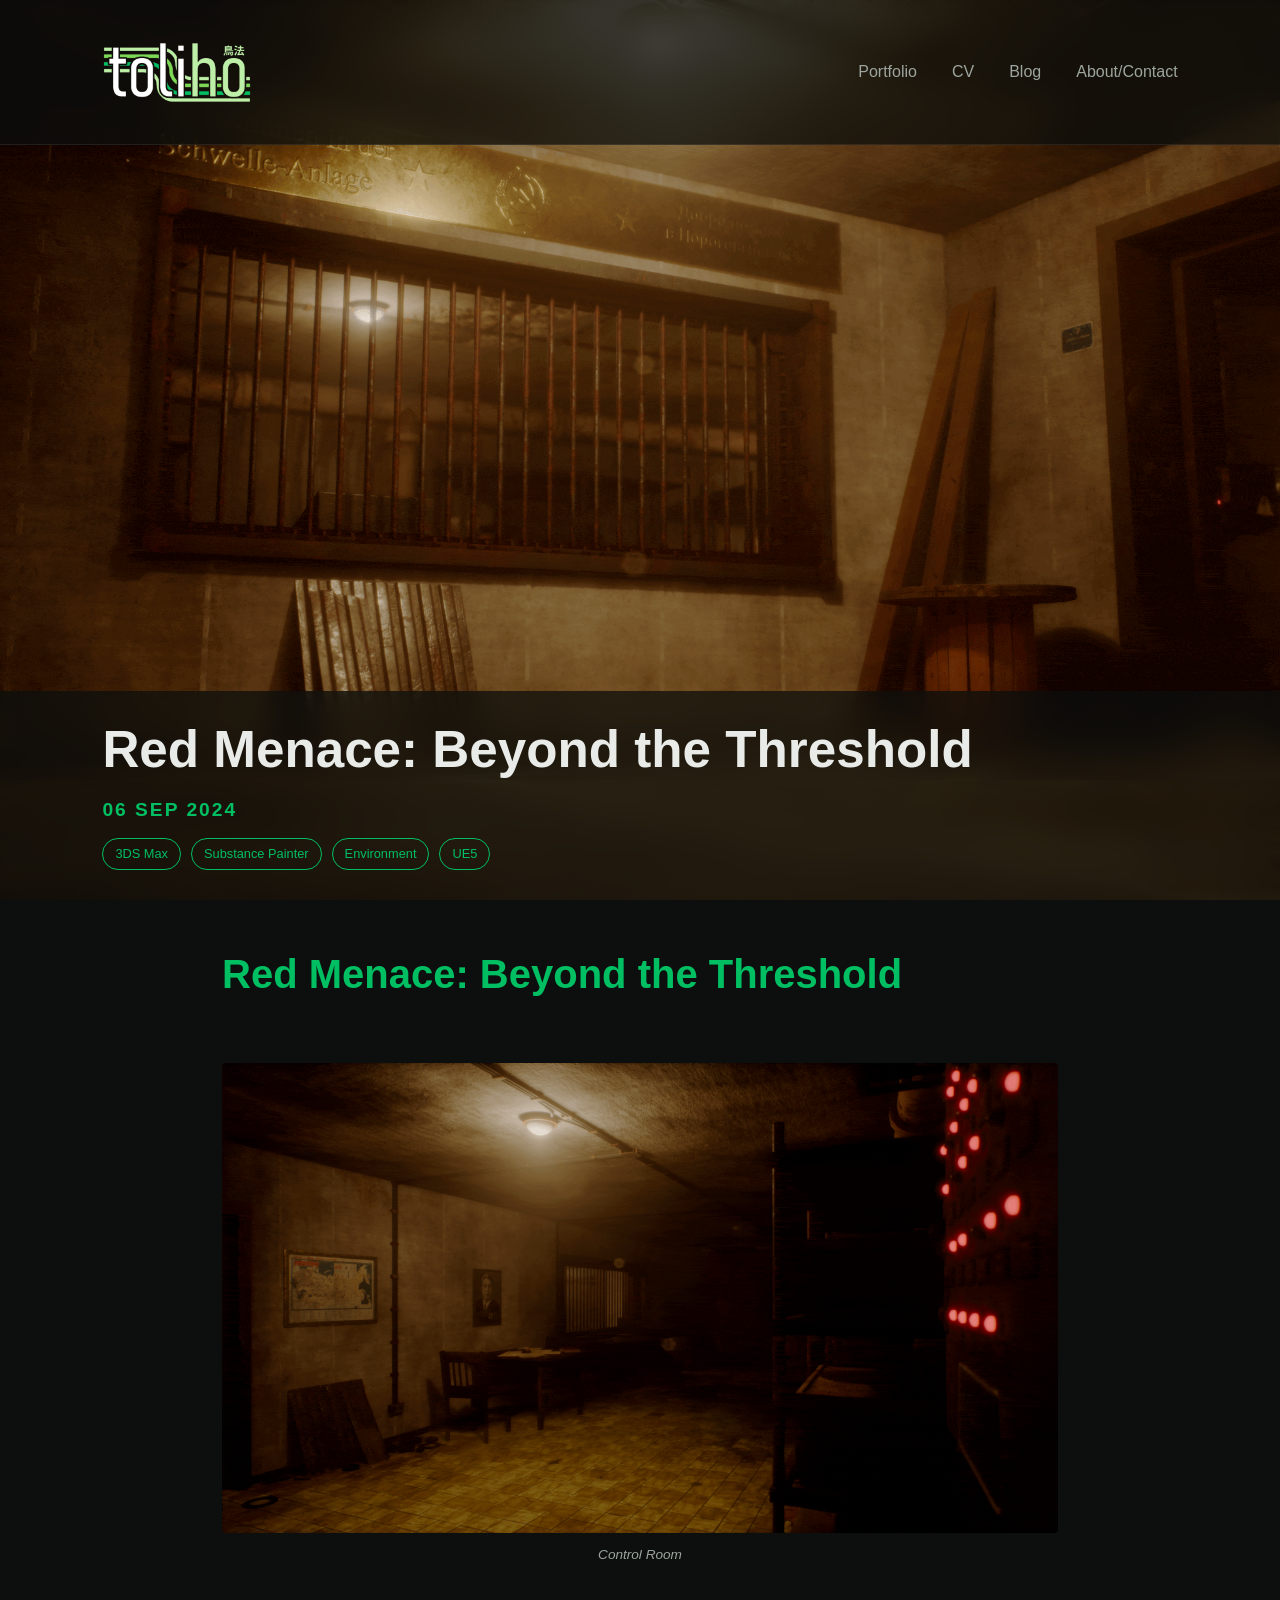
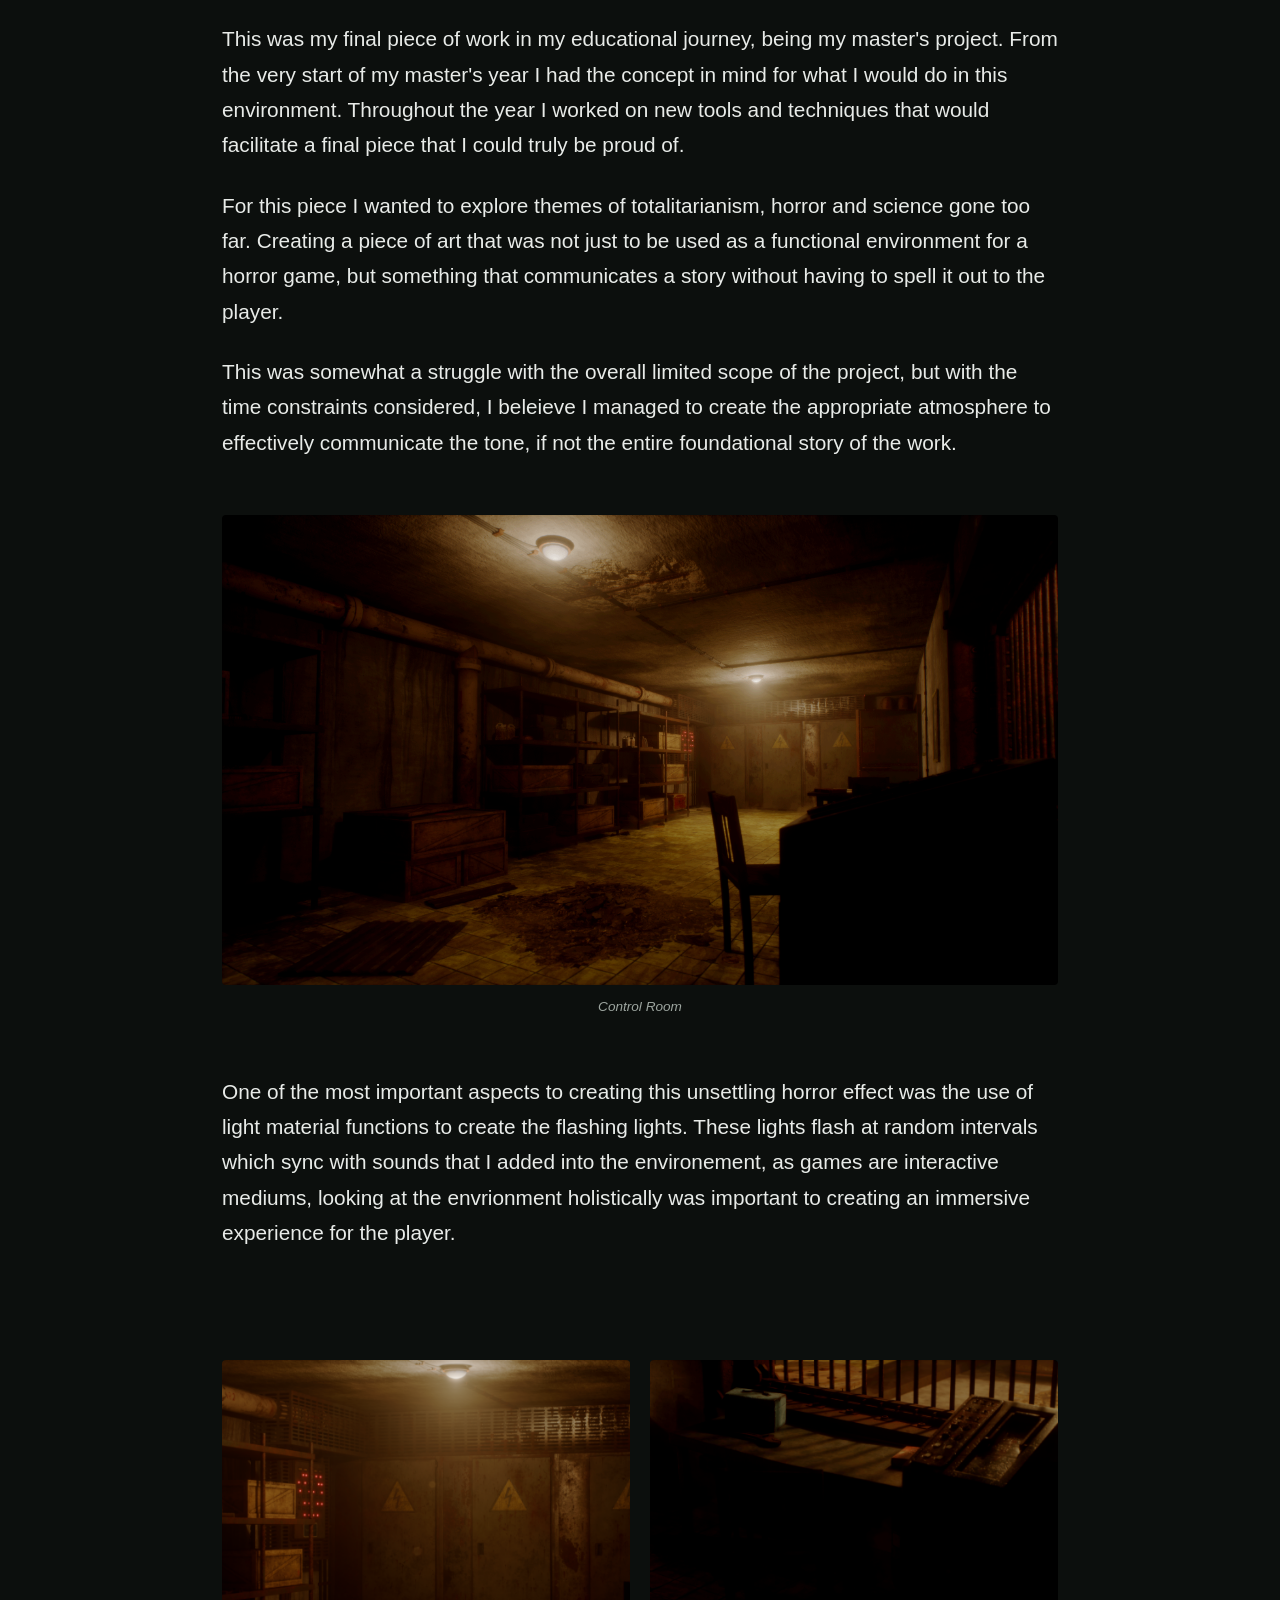
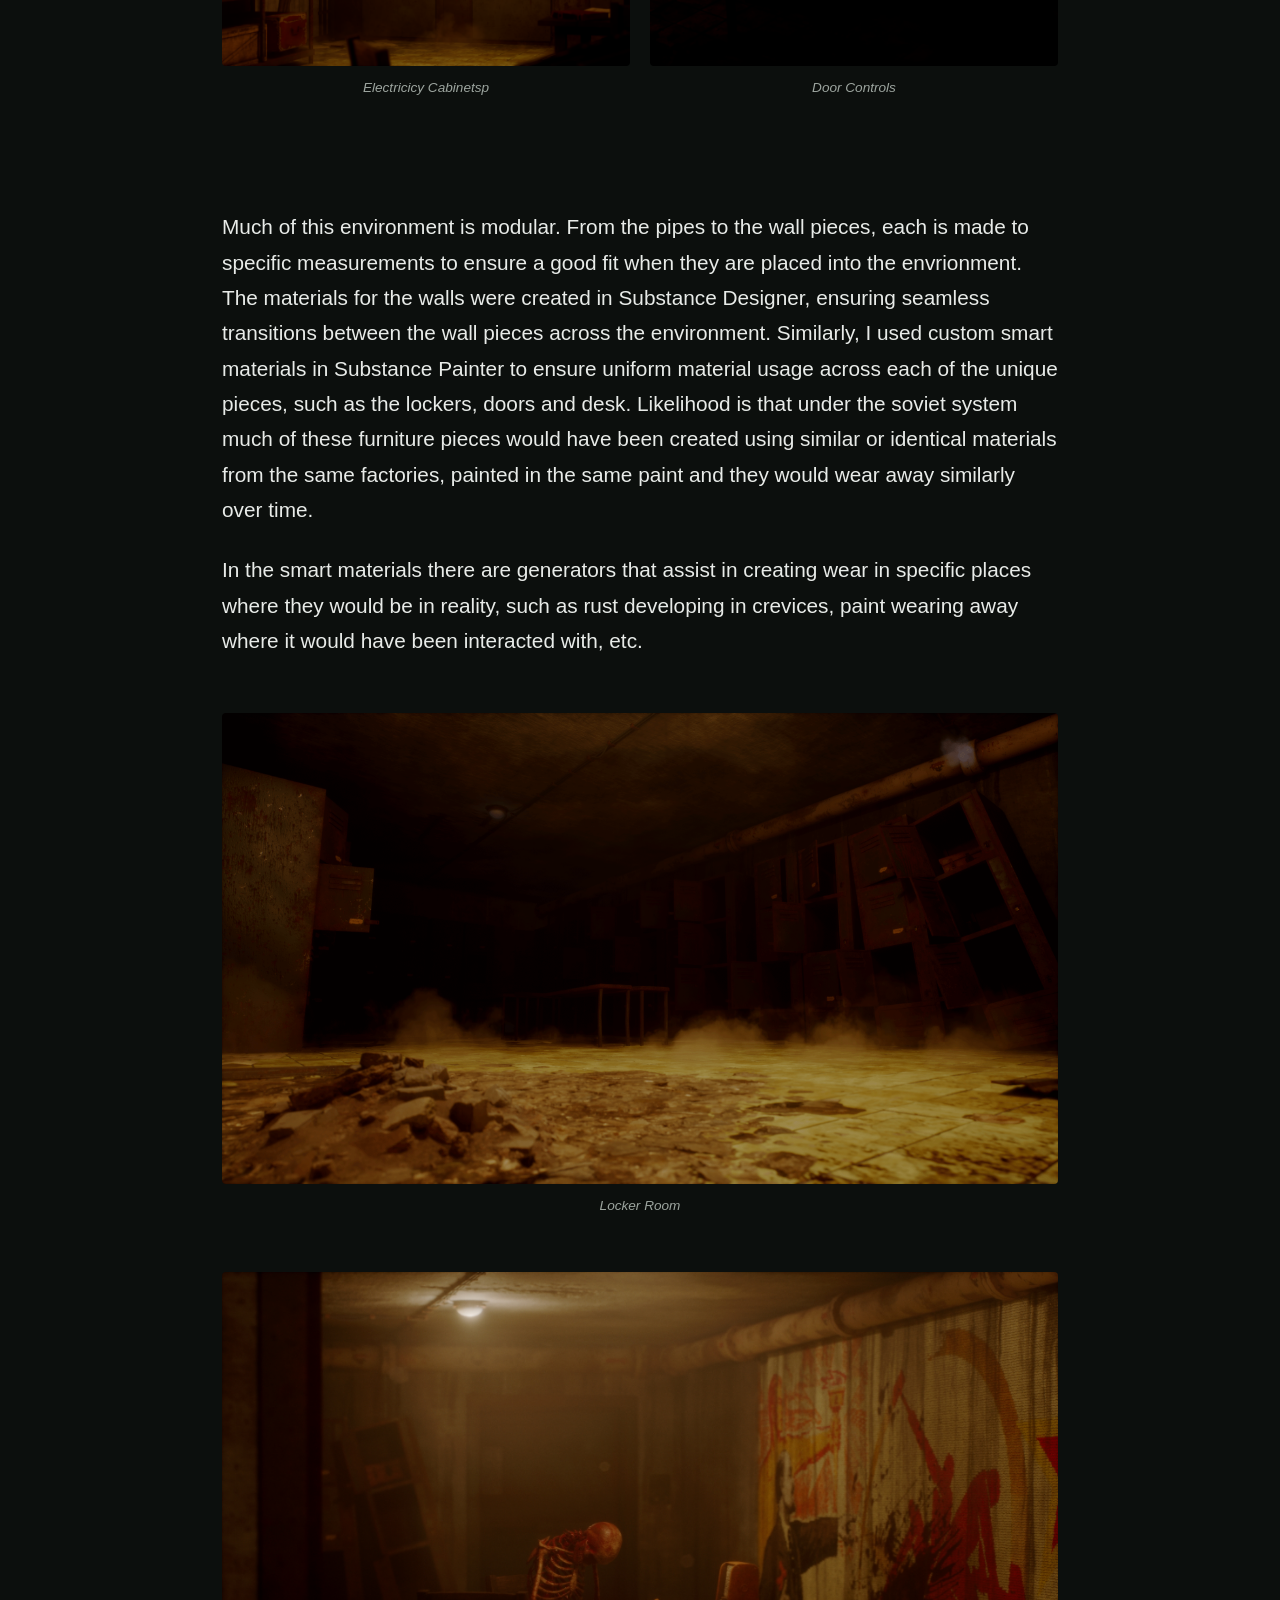
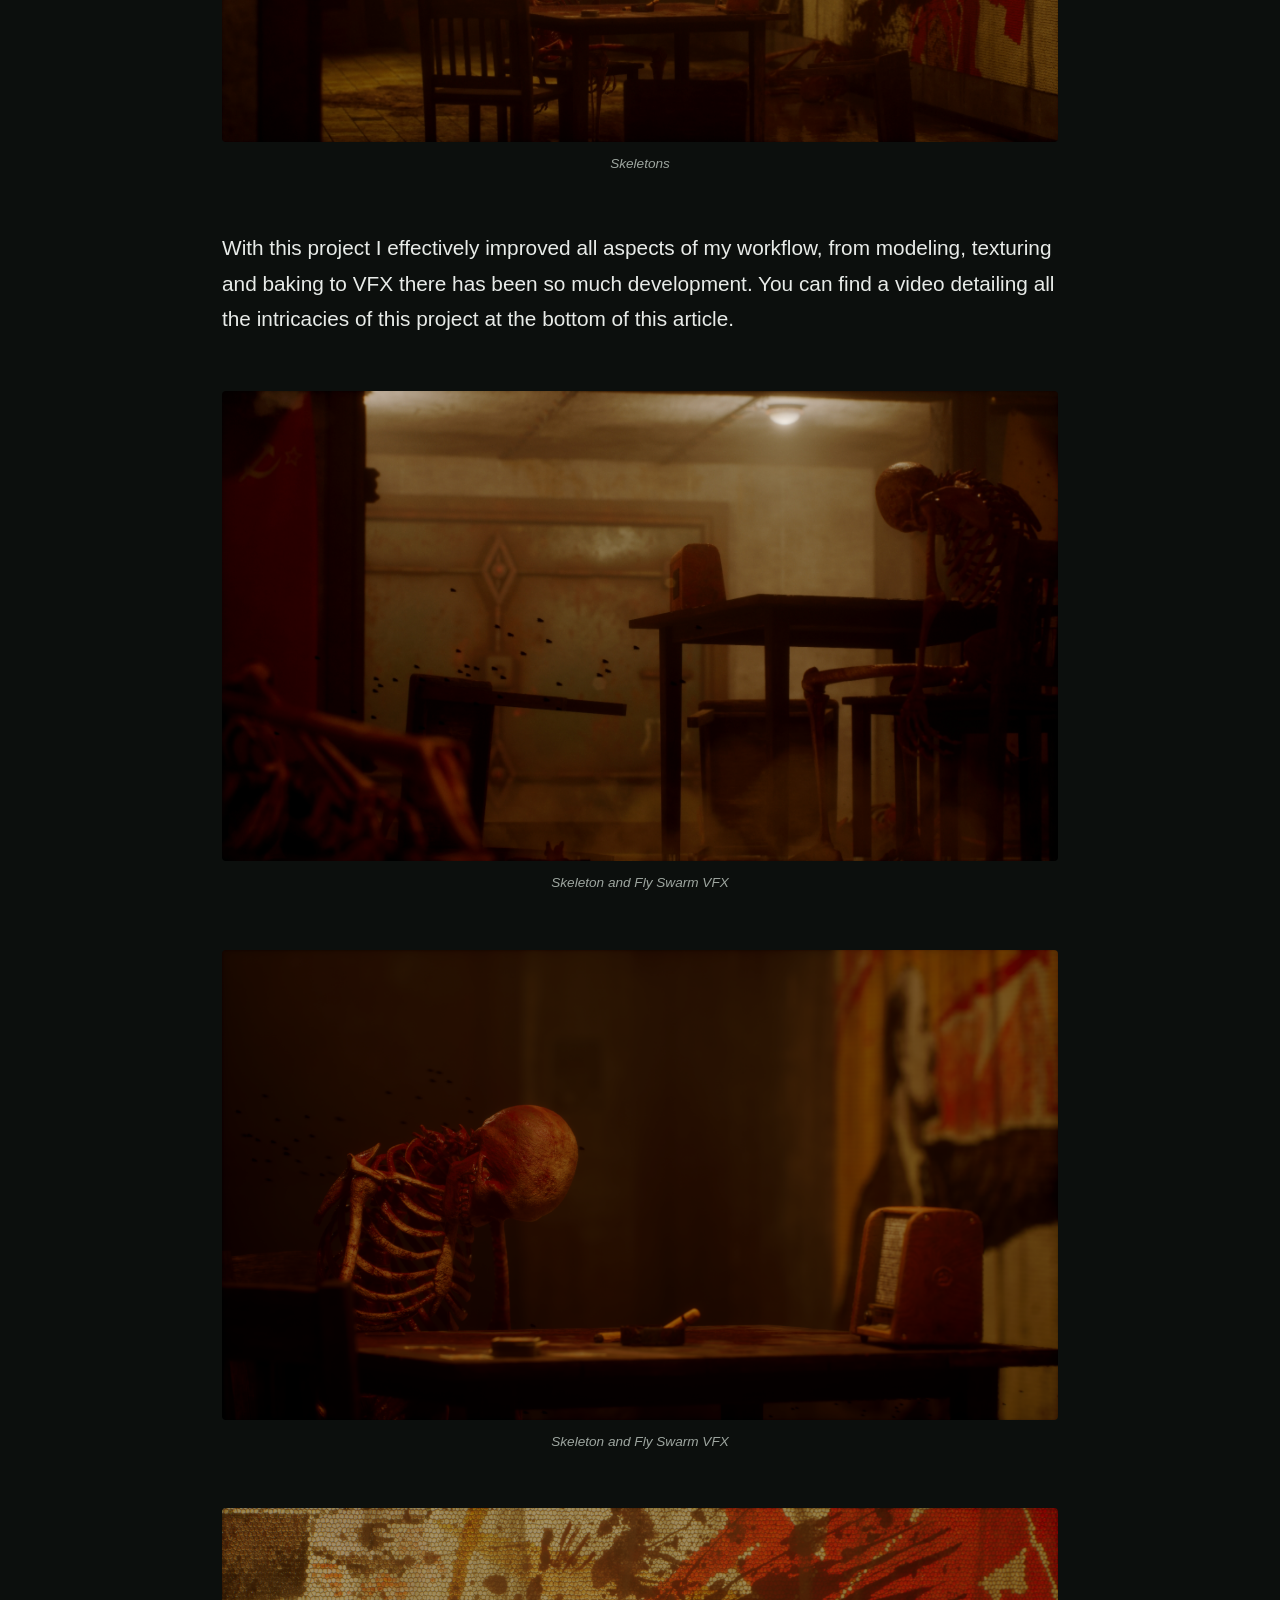
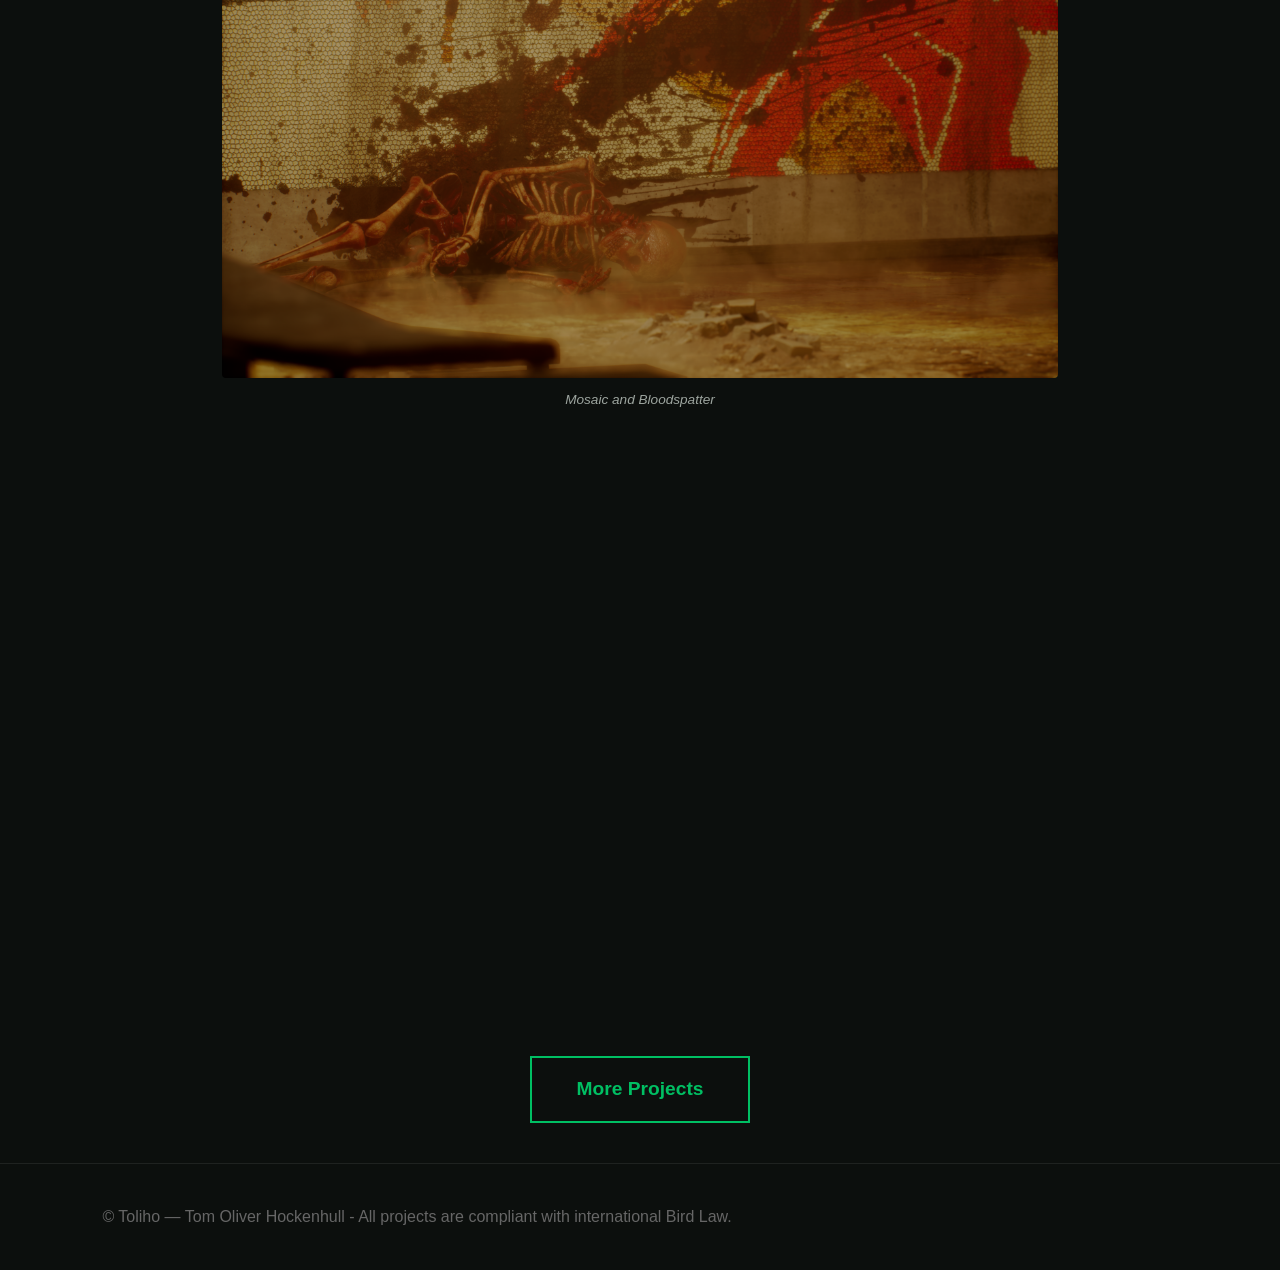
<file: portfolioproj/RedMenace.html>
<!DOCTYPE html>
<html lang="en">
<head>
    <meta charset="UTF-8">
    <meta name="viewport" content="width=device-width, initial-scale=1.0">
    <title>Red Menace: Beyond the Threshold</title>
    <link rel="stylesheet" href="../css/style.css">

    <!-- ===========================
         SOCIAL PREVIEW 
    =========================== -->
    <meta property="og:type" content="article">
    <meta property="og:title" content="Red Menace | Toliho">
    <meta property="og:description" content="Soviet Research Bunker 3D Environment">
    <meta property="og:image" content="https://toliho.info/images/portfolioimg/RedMenace/Hero.jpeg">
    <meta property="og:url" content="https://toliho.info/portfolioproj/RedMenace.html">
</head>

<body>

<!-- ===========================
     NAVIGATION
     Same nav as every other page - if this file lives in a
     subfolder (e.g. /portfolio/project-name.html), keep the "../"
     on every link and image below, same as the blog post files.
=========================== -->

<header>
    <nav>
        <a href="../index.html" class="logo">
            <img src="../images/toliho-logo.png" alt="Toliho">
        </a>

        <input type="checkbox" id="menu-toggle" class="menu-toggle">
        <label for="menu-toggle" class="hamburger">
            <span></span><span></span><span></span>
        </label>

        <div class="links">
            <a href="../portfolio.html">Portfolio</a>
            <a href="../cv.html">CV</a>
            <a href="../blog.html">Blog</a>
            <a href="../about.html">About/Contact</a>
        </div>
    </nav>
</header>



<!-- ===========================
     HERO
     Same full-bleed image + translucent title banner treatment as
     .blog-hero - see the .project-hero rules in style.css. The date
     is optional; the tags row is optional too, drop the whole
     <div class="project-tags"> if a project doesn't have any.
=========================== -->

<section class="project-hero">
    <img src="../images/portfolioimg/RedMenace/Hero.gif" alt="Hero Image">
    <h1>Red Menace: Beyond the Threshold</h1>
    <div class="project-meta">
        <span class="project-date">06 Sep 2024</span>
        <div class="project-tags">
            <span>3DS Max</span>
            <span>Substance Painter</span>
            <span>Environment</span>
            <span>UE5</span>
        </div>
    </div>
</section>



<!-- ===========================
     PROJECT CONTENT
     900px centered column, same rules as .post-article on the blog
     side but a dedicated class so changing one doesn't affect the
     other. Add class="expandable" to any <img> you want to be
     click-to-enlarge (needs js/lightbox.js at the bottom of this
     file - already included below).
=========================== -->

<section class="project-article">

    <h2>Red Menace: Beyond the Threshold</h2>

    <figure>
        <img src="../images/portfolioimg/RedMenace/2.gif" alt="Description" class="expandable">
        <figcaption>Control Room</figcaption>
    </figure>
    
    <p>
        This was my final piece of work in my educational journey, being my master's project. From the very start of my master's year I had the concept in mind for what I would do in this environment. Throughout the year I worked on new tools and techniques that would facilitate a final piece that I could truly be proud of. 
    </p>

    <p>
        For this piece I wanted to explore themes of totalitarianism, horror and science gone too far. Creating a piece of art that was not just to be used as a functional environment for a horror game, but something that communicates a story without having to spell it out to the player. 
    </p>

    <p>
        This was somewhat a struggle with the overall limited scope of the project, but with the time constraints considered, I beleieve I managed to create the appropriate atmosphere to effectively communicate the tone, if not the entire foundational story of the work.   
    </p>
    
    <!-- Single image + caption -->
    <figure>
        <img src="../images/portfolioimg/RedMenace/3.gif" alt="Render 3" class="expandable">
        <figcaption>Control Room</figcaption>
    </figure>

    <p>
        One of the most important aspects to creating this unsettling horror effect was the use of light material functions to create the flashing lights. These lights flash at random intervals which sync with sounds that I added into the environement, as games are interactive mediums, looking at the envrionment holistically was important to creating an immersive experience for the player.
    </p>
    
    <!-- Two images side by side -->
    <div class="image-row">
         <figure>
            <img src="../images/portfolioimg/RedMenace/4.png" alt="Render 4" class="expandable">
            <figcaption>Electricicy Cabinetsp</figcaption>
        </figure>
        <figure>
            <img src="../images/portfolioimg/RedMenace/5.gif" alt="Render 5" class="expandable">
            <figcaption>Door Controls</figcaption>
        </figure>
        
    </div>

    <p>
       Much of this environment is modular. From the pipes to the wall pieces, each is made to specific measurements to ensure a good fit when they are placed into the envrionment. The materials for the walls were created in Substance Designer, ensuring seamless transitions between the wall pieces across the environment. Similarly, I used custom smart materials in Substance Painter to ensure uniform material usage across each of the unique pieces, such as the lockers, doors and desk. Likelihood is that under the soviet system much of these furniture pieces would have been created using similar or identical materials from the same factories, painted in the same paint and they would wear away similarly over time. 
    </p>
    <p>
       In the smart materials there are generators that assist in creating wear in specific places where they would be in reality, such as rust developing in crevices, paint wearing away where it would have been interacted with, etc.
    </p>

    <figure>
        <img src="../images/portfolioimg/RedMenace/7.gif" alt="Render 7" class="expandable">
        <figcaption>Locker Room</figcaption>
    </figure>

    <figure>
        <img src="../images/portfolioimg/RedMenace/8.jpeg" alt="Render 8" class="expandable">
        <figcaption>Skeletons</figcaption>
    </figure>

    <p>
        With this project I effectively improved all aspects of my workflow, from modeling, texturing and baking to VFX there has been so much development. You can find a video detailing all the intricacies of this project at the bottom of this article.
    </p>

    <figure>
        <img src="../images/portfolioimg/RedMenace/9.jpeg" alt="Render 9" class="expandable">
        <figcaption>Skeleton and Fly Swarm VFX</figcaption>
    </figure>

    <figure>
        <img src="../images/portfolioimg/RedMenace/10.png" alt="Render 10" class="expandable">
        <figcaption>Skeleton and Fly Swarm VFX</figcaption>
    </figure>

    <figure>
        <img src="../images/portfolioimg/RedMenace/11.png" alt="Render 11" class="expandable">
        <figcaption>Mosaic and Bloodspatter</figcaption>
    </figure>

    <div class="video-wrapper">
      <iframe
        src="https://www.youtube.com/embed/watch?v=iF7tn8iWOgM"
        title="YouTube video player"
        allow="accelerometer; autoplay; clipboard-write; encrypted-media; gyroscope; picture-in-picture; web-share"
        allowfullscreen>
      </iframe>
    </div>

    <!-- ===========================
         TEMPLATES — copy/paste whichever block you need
         into the project-article section above.
    ============================ -->

    <!--
    SUBHEADER TEMPLATE
    <h2>Section Header</h2>
    <p>Paragraph text goes here.</p>
    -->

    <!--
    SINGLE IMAGE + CAPTION TEMPLATE
    <figure>
        <img src="../images/portfolio/example.jpg" alt="Description" class="expandable">
        <figcaption>Optional caption text.</figcaption>
    </figure>
    -->

    <!--
    TWO IMAGES SIDE BY SIDE TEMPLATE
    <div class="image-row">
        <figure>
            <img src="../images/portfolio/example-1.jpg" alt="Description" class="expandable">
        </figure>
        <figure>
            <img src="../images/portfolio/example-2.jpg" alt="Description" class="expandable">
        </figure>
    </div>
    -->

</section>



<!-- ===========================
     MORE PROJECTS BUTTON
     Reuses the same .more-posts styling the blog posts use - it's
     just a centered button, nothing blog-specific about the CSS.
=========================== -->

<div class="more-posts">
    <a href="../portfolio.html" class="button">More Projects</a>
</div>



<!-- ===========================
     FOOTER
=========================== -->

<footer>
    <p>© Toliho — Tom Oliver Hockenhull - All projects are compliant with international Bird Law.</p>
</footer>

<script src="../js/lightbox.js"></script>

</body>
</html>
</file>
<file: css/style.css>
/* =====================================================
   TOLIHO PORTFOLIO
   Main Website Stylesheet

   Theme:
   Dark minimalist / games art portfolio

   Main colour:
   #00bf63
===================================================== */


/* =====================================================
   GLOBAL VARIABLES
===================================================== */

:root {
    --background: #0c0f0d;
    --surface: #151916;
    --surface-light: #202520;
    --text: #e8ebe8;
    --muted: #9da59f;
    --green: #00bf63;
    --green-dark: #008f45;
    --border: rgba(255,255,255,0.08);
}


/* =====================================================
   RESET
===================================================== */

* {
    margin:0;
    padding:0;
    box-sizing:border-box;
}

html {
    scroll-behavior:smooth;
    /* Mandatory = a real "forced" snap: once a scroll gesture ends,
       the page always lands on the next/previous section, never
       stopping halfway. This only works cleanly because every
       snapped section below is now sized (via clamp()/vh) to
       actually fit inside one viewport - including on a 1080p
       screen - so mandatory snapping never has to cut content off
       to make it land. If you ever add a new snapped section with
       content that might not fit one screen, give it the same
       vh-based treatment as .featured/.latest-blog below instead of
       switching this back to "proximity". */
    scroll-snap-type: y mandatory;
}

body {
    background:var(--background);
    color:var(--text);
    font-family: Inter, Helvetica, Arial, sans-serif;
    line-height:1.6;
}

a {
    text-decoration:none;
    color:inherit;
}

img {
    max-width:100%;
    display:block;
}


/* =====================================================
   NAVIGATION
===================================================== */

header {
    position:relative;
}

nav {
    position:fixed;
    top:0;
    width:100%;
    padding:30px 8%;
    display:flex;
    justify-content:space-between;
    align-items:center;
    background: rgba(12,15,13,0.75);
    backdrop-filter:blur(15px);
    border-bottom: 1px solid var(--border);
    z-index:100;
}

.logo img {
    width:150px;
    height:auto;
}

.logo span {
    color:var(--green);
}

.links {
    display:flex;
    gap:35px;
}

.links a {
    color:var(--muted);
    transition:.3s;
}

.links a:hover {
    color:var(--green);
}

.menu-toggle {
    display:none;
}

.hamburger {
    display:none;
    flex-direction:column;
    gap:5px;
    cursor:pointer;
    z-index:200;
}

.hamburger span {
    width:28px;
    height:2px;
    background:var(--text);
    transition:.3s;
}


/* =====================================================
   HERO SECTION
===================================================== */

.hero {
    position:relative;
    overflow:hidden;
    min-height:100vh;
    padding: 150px 8% 100px;
    display:flex;
    align-items:center;
    background: radial-gradient(
        circle at 80% 20%,
        rgba(0,191,99,.18),
        transparent 40%
    );
}

.hero-bg {
    position:absolute;
    inset:0;
    z-index:0;
}

.hero-bg img {
    position:absolute;
    inset:0;
    width:100%;
    height:100%;
    object-fit:cover;
}

.hero-bg-blur {
    filter:blur(10px);
    -webkit-mask-image: linear-gradient(to right, black 0%, black 35%, transparent 75%);
    mask-image: linear-gradient(to right, black 0%, black 35%, transparent 75%);
}

.hero-content {
    position:relative;
    z-index:1;
    max-width:900px;
}

.eyebrow {
    color:var(--green);
    letter-spacing:5px;
    font-size:.85rem;
    font-weight:bold;
}

h1 {
    font-size: clamp(3.5rem,7vw,7rem);
    line-height:.95;
    margin: 25px 0;
}

.hero-text {
    max-width:900px;
    color:var(--muted);
    font-size:1.2rem;
}


/* =====================================================
   BUTTONS
===================================================== */

.button {
    display:inline-block;
    margin-top:40px;
    padding: 14px 35px;
    border: 1px solid var(--green);
    color:var(--green);
    transition:.3s;
}

.button:hover {
    background:var(--green);
    color:#000;
}


/* =====================================================
   GENERAL SECTIONS
===================================================== */

section {
    padding: 200px 8% 100px;
}

.section-header {
    margin-bottom:50px;
}

.section-header h2 {
    font-size:3rem;
}

.section-header p {
    color:var(--muted);
}


/* =====================================================
   FEATURED PROJECT GRID
===================================================== */

.project-grid {
    display:grid;
    grid-template-columns: repeat(auto-fit,minmax(300px,1fr));
    gap:30px;
}

.project-card {
    background:var(--surface);
    border: 1px solid var(--border);
    overflow:hidden;
    transition:.4s;
}

.project-card:hover {
    transform: translateY(-10px);
    border-color: var(--green);
}

.project-image {
    height:280px;
    background: linear-gradient(135deg, #1c211e, #101311);
    display:flex;
    align-items:center;
    justify-content:center;
    color:var(--muted);
}

.project-image img {
    width:100%;
    height:100%;
    object-fit:cover;
}

.project-info {
    padding:25px;
}

.project-info h3 {
    color:var(--green);
    margin-bottom:5px;
}

.project-info p {
    color:var(--muted);
}


/* =====================================================
   TEXT LINKS
===================================================== */

.text-link {
    display:inline-block;
    margin-top:40px;
    color:var(--green);
}

.text-link:hover {
    text-decoration:underline;
}


/* =====================================================
   ABOUT SECTION
===================================================== */

.about-preview {
    position:relative;
    overflow:hidden;
    background: linear-gradient(90deg, var(--surface), transparent);
}

.about-bg {
    position:absolute;
    inset:0;
    z-index:0;
}

.about-bg img {
    position:absolute;
    inset:0;
    width:100%;
    height:100%;
    object-fit:cover;
}

.about-bg-blur {
    filter:blur(0px);
    -webkit-mask-image: linear-gradient(to right, black 0%, black 35%, transparent 75%);
    mask-image: linear-gradient(to right, black 0%, black 35%, transparent 75%);
}

.about-preview-content {
    position:relative;
    z-index:1;
}

.about-preview h2 {
    font-size:3rem;
    margin-bottom:20px;
}

.about-preview p {
    max-width:700px;
    color:var(--muted);
}


/* =====================================================
   BLOG
===================================================== */

.blog-grid {
    display:grid;
    grid-template-columns: repeat(2, 1fr);
    gap:30px;
}

.blog-card {
    position:relative;
    border: 1px solid var(--border);
    overflow:hidden;
    transition:.3s;
}

.blog-card:hover {
    border-color:var(--green);
}

.blog-card-image {
    position:relative;
    aspect-ratio:16 / 9;
    overflow:hidden;
    background:var(--surface-light);
}

.blog-card-image img {
    position:absolute;
    inset:0;
    width:100%;
    height:100%;
    object-fit:cover;
    transform:scale(1.05);
    transition:.4s;
}


.blog-card:hover {
    transform:translateY(-10px);
    border-color:var(--green);
}


.blog-info {
    position:absolute;
    left:0;
    right:0;
    bottom:0;
    background: rgba(12,15,13,0.75);
    backdrop-filter:blur(15px);
    padding:25px 30px;
    display:flex;
    flex-direction:column;
    justify-content:center;
}

.blog-info .blog-date {
    display:block;
    color:var(--muted);
    font-size:.8rem;
    letter-spacing:2px;
    text-transform:uppercase;
    margin-bottom:12px;
}

.blog-info h3 {
    color:var(--green);
    margin-bottom:15px;
}

.blog-info p {
    color:var(--muted);
}

.blog-tags {
    display:flex;
    flex-wrap:wrap;
    gap:8px;
    margin-top:15px;
}

.blog-tags span {
    border:1px solid var(--green);
    color:var(--green);
    padding:4px 12px;
    border-radius:20px;
    font-size:.75rem;
}

.blog-empty {
    grid-column:1 / -1;
    color:var(--muted);
    text-align:center;
    padding:60px 0;
}

/* Blog Post Date (inside full post) */
.blog-date {
    color: var(--green);      /* Use your accent colour */
    font-size: 1.2rem;        /* Make it bigger */
    font-weight: 600;         /* Optional: make it stand out */
    letter-spacing: 2px;      /* Matches your aesthetic */
    text-transform: uppercase;
    margin-top: 20px;
    margin-bottom: 20px;
    display: block;
}


/* ---- Filter dropdown ---- */

.blog-filter {
    margin-top:30px;
    margin-bottom:50px;
    display:flex;
    align-items:center;
    gap:15px;
}

.blog-filter label {
    color:var(--muted);
    font-size:.9rem;
}

.blog-filter select {
    background:var(--surface);
    border:1px solid var(--border);
    color:var(--text);
    padding:10px 18px;
    font-family:inherit;
    font-size:.95rem;
    cursor:pointer;
}

.blog-filter select:focus {
    outline:none;
    border-color:var(--green);
}

/* BLOG HERO */
.blog-hero {
    text-align: left;
}

/* Individual post pages (this file's <section class="blog-hero"> has an
   <img>, h1 and .blog-date as direct children, no wrapper markup) get
   the full treatment below. :has(> img) scopes ALL of it to only posts
   that actually contain a hero image - blog.html's own plain hero
   banner has no <img> child, so it's completely unaffected by this. */
.blog-hero:has(> img) {
    position: relative;
    min-height: 100vh;
    padding: 0;
    overflow: hidden;
    display: flex;
    flex-direction: column;
    justify-content: flex-end;
}

.blog-hero:has(> img) > img {
    /* Full-bleed background, same pattern as .hero-bg on index - fills
       the whole section right up to the true top of the page (behind
       the translucent nav), instead of sitting in normal flow with
       200px of section padding above it. */
    position: absolute;
    inset: 0;
    width: 100%;
    height: 100%;
    object-fit: cover;
    z-index: 0;
}

/* Title + date sit in normal flow, pushed to the bottom by
   justify-content:flex-end above. They share the exact same
   translucency as the nav bar, with zero margin between them so the
   two read as one continuous banner instead of two floating labels. */
.blog-hero:has(> img) h1,
.blog-hero:has(> img) .blog-date {
    position: relative;
    z-index: 1;
    margin: 0;
    padding-left: 8%;
    padding-right: 8%;
    background: rgba(12,15,13,0.75);
    backdrop-filter: blur(15px);
}

.blog-hero:has(> img) h1 {
    /* Overrides the site-wide h1 rule, which is sized for the giant
       index hero (up to 7rem) - that's what was making post titles
       look so oversized/zoomed-in. */
    font-size: clamp(2rem, 4vw, 3.25rem);
    line-height: 1.15;
    padding-top: 30px;
}

.blog-hero:has(> img) .blog-date {
    padding-bottom: 30px;
}

/* Two-column blog post layout: text left (with margin), image right.
   Reusable — drop this class + markup into any future post that needs it.
   Built the same way as .about-container: a grid with align-items:stretch
   so the image column fills the same height as the text column and its
   img can object-fit:cover to match - rather than flex's align-items:
   flex-start, which just let the image sit at its own natural size,
   pinned to the top instead of filling the column like the about page. */
.post-split-layout {
    display: grid;
    grid-template-columns: minmax(0, 1fr) 24%;
    align-items: stretch;
    gap: 40px;
    width: 100%;

    /* Cancel the global "section" LEFT padding only, so .post-text's
       own margin-left below is the only thing controlling the text's
       left inset. The right side intentionally keeps the section's
       normal padding now - the previous padding-right:0 here was what
       let the image touch the true browser edge instead of sitting in
       the page's usual gutter like .about-container does. */
    padding-left: 0;

    /* The global "section" rule adds 200px of top padding, which is
       what pushes this block so far below the date. Pull it in. */
    padding-top: 40px;
}

.post-text {
    max-width: 900px;
    margin-left: 8%;
    text-align: left;
    font-size: 1.2rem;
    line-height: 1.7;
    color: var(--text);
}

.post-text h2 {
    font-size: 2.5rem;
    color: var(--green);
    margin-bottom: 25px;
}

.post-text p {
    margin-bottom: 25px;
}

.post-text p:last-child {
    margin-bottom: 0;
}

.post-image {
    /* display:flex here (same trick as .about-feature-image) lets the
       img's height:100% below actually resolve against something,
       so it can stretch to fill the grid row instead of collapsing
       to its own intrinsic height. margin-right matches
       .about-feature-image's own inset from the page edge. */
    display: flex;
    width: 100%;
    margin: 0 40px 0 0;
}

.post-image img {
    width: 100%;
    height: 100%;
    object-fit: cover;
    display: block;
}

@media(max-width:900px){
    .post-split-layout {
        grid-template-columns: 1fr;
        padding-left: 8%;
        padding-right: 8%;
        padding-top: 30px;
    }
    .post-text {
        margin-left: 0;
        max-width: none;
    }
    .post-image {
        /* Stacked on mobile, height:100% has no row to stretch to
           anymore, so give it a real height the same way
           .blog-card-image does elsewhere on the site. margin reset
           to 0 since the right inset (there to keep the desktop
           image off the page edge) would otherwise push this wider
           than 100% and cause horizontal overflow. */
        width: 100%;
        aspect-ratio: 16 / 9;
        margin: 0;
    }
}


/* Centered "news article" style post layout - an alternative to
   .post-split-layout for posts where you'd rather have a single
   centered text column with images sitting inline, the way a news
   article does, instead of a fixed side image column. Use whichever
   fits the post; both can appear on the same page one after another.

   Example markup:
   <section class="post-article">
       <h2>Section Header</h2>
       <p>Paragraph text...</p>
       <figure>
           <img src="../images/example.jpg" alt="Description">
           <figcaption>Optional caption text.</figcaption>
       </figure>
       <p>More paragraph text...</p>
   </section>
*/
.post-article {
    /* was 750px - widened slightly now that the padding bug below is
       fixed, since that's what was making this feel too narrow */
    max-width: 800px;
    margin: 0 auto;
    /* was "40px 8%" - percentage padding is computed against the
       width of the containing block (basically the full page), NOT
       against this element's own 850px cap, so that "8%" was adding
       100px+ of padding on each side on a normal desktop screen,
       squeezing the actual text down far narrower than intended.
       A fixed px value doesn't have that problem. */
    padding: 40px 32px;
    text-align: left;
    font-size: 1.3rem; /* was 1.2rem - a bit bigger, per your request */
    line-height: 1.7;
    color: var(--text);
}

.post-article h2 {
    font-size: 2.5rem;
    color: var(--green);
    margin: 40px 0 25px;
}

.post-article h2:first-child {
    margin-top: 0;
}

.post-article p {
    margin-bottom: 25px;
}

.post-article p:last-child {
    margin-bottom: 0;
}

/* Single image (or video) + caption - used as <div class="blog-image-block">
   containing an <img> or <video>, and a <p class="caption">. Works
   the same way inside .post-article or .project-article. */
.post-article .blog-image-block,
.project-article .blog-image-block {
    margin: 55px 0; /* more breathing room from the paragraphs above/below */
}

.post-article .blog-image-block img,
.post-article .blog-image-block video,
.project-article .blog-image-block img,
.project-article .blog-image-block video {
    display: block;
    width: 100%;
    height: auto;
    border-radius: 4px;
}

.post-article figure {
    margin: 55px 0; /* was 35px - more breathing room from the paragraphs above/below */
}

.post-article img,
.post-article video {
    display: block;
    width: 100%;
    height: auto;
    border-radius: 4px;
}

.post-article .caption,
.post-article figcaption {
    /* caption-to-image distance (margin-top) is unchanged - only the
       outer spacing above/below the whole image block, and the
       caption's own look, changed here */
    margin-top: 10px;
    text-align: center;
    font-size: 0.85rem; /* was 0.95rem - smaller, per your request */
    font-style: italic;
    color: var(--muted); /* a light grey against the dark background */
}

@media(max-width:900px){
    .post-article {
        padding: 30px 8%;
    }
    .post-article h2 {
        font-size: 2rem;
    }
}


/* Two (or more) images side by side, inline with the surrounding
   text - drop this wrapper around plain <img> tags or <figure>
   elements (with an optional <figcaption> each). Works inside either
   .post-text or .post-article; not nested under either one, so it's
   reusable in both.

   Example markup:
   <div class="image-row">
       <img src="../images/example-1.jpg" alt="Description">
       <img src="../images/example-2.jpg" alt="Description">
   </div>

   Or with captions:
   <div class="image-row">
       <figure>
           <img src="../images/example-1.jpg" alt="Description">
           <figcaption>Caption for the first image.</figcaption>
       </figure>
       <figure>
           <img src="../images/example-2.jpg" alt="Description">
           <figcaption>Caption for the second image.</figcaption>
       </figure>
   </div>
*/
.image-row {
    display: flex;
    gap: 20px;
    margin: 55px 0; /* was 35px - more breathing room from the paragraphs above/below, matching the other image blocks */
}

.image-row img,
.image-row video,
.image-row figure {
    flex: 1;
    min-width: 0; /* lets these shrink below the image's natural width instead of overflowing the row */
    margin: 0;
}

.image-row img,
.image-row video {
    width: 100%;
    height: 100%;
    aspect-ratio: 4 / 3; /* keeps both the same height/shape even if the source differs - change this if you want a different crop */
    object-fit: cover;
    display: block;
    border-radius: 4px;
}

.image-row figcaption {
    /* caption-to-image distance (margin-top) is unchanged - only the
       image-row's own outer spacing above/below, and the caption's
       look, changed here (see .post-article .caption above for the
       same treatment). */
    margin-top: 10px;
    text-align: center;
    font-size: 0.85rem; /* was 0.95rem - smaller, per your request */
    font-style: italic;
    color: var(--muted); /* a light grey against the dark background */
}

@media(max-width:600px){
    .image-row {
        flex-direction: column;
    }
}


/* Scroll-down indicator - sits in the bottom-right corner of the
   hero, overlapping the translucent banner, to signal there's more
   below. Deliberately just a smooth anchor-jump (no scroll-snap) so
   normal free scrolling through the article is never interrupted
   once the reader's past the hero. */
.scroll-down-arrow {
    position: absolute;
    bottom: 24px;
    right: 8%;
    z-index: 2;
    width: 44px;
    height: 44px;
    border-radius: 50%;
    border: 2px solid var(--green);
    display: flex;
    align-items: center;
    justify-content: center;
    transition: .3s;
}

.scroll-down-arrow::before {
    content: "";
    width: 10px;
    height: 10px;
    border-right: 2px solid var(--green);
    border-bottom: 2px solid var(--green);
    transform: rotate(45deg) translate(-2px, -2px);
    transition: .3s;
}

.scroll-down-arrow:hover {
    background: var(--green);
}

.scroll-down-arrow:hover::before {
    border-color: var(--background);
}


/* More posts button */
.more-posts {
    text-align: center;
    margin: 60px 0 40px;
}

.more-posts .button {
    padding: 16px 45px;
    font-size: 1.2rem;
    font-weight: 600;
    border-width: 2px;
}
/* ---- Pagination ---- */

.pagination {
    display:flex;
    justify-content:center;
    align-items:center;
    gap:25px;
    margin-top:70px;
}

.pagination button {
    background:transparent;
    border:1px solid var(--green);
    color:var(--green);
    padding:12px 28px;
    font-family:inherit;
    font-size:.95rem;
    cursor:pointer;
    transition:.3s;
}

.pagination button:hover:not(:disabled) {
    background:var(--green);
    color:#000;
}

.pagination button:disabled {
    border-color:var(--border);
    color:var(--muted);
    cursor:not-allowed;
}

.pagination .page-label {
    color:var(--muted);
    font-size:.9rem;
    white-space:nowrap;
}

@media(max-width:900px){
    .blog-grid {
        grid-template-columns:1fr;
    }
}


/* ==========================================
   CONTACT PAGE
========================================== */

.contact-page {
    background:var(--green);
    padding:160px 5vw 120px;
}

.contact-container {
    max-width:1200px;
    margin:auto;
}

.contact-container h1 {
    color:white;
    text-align:center;
    margin:25px 0;
}

.contact-container .eyebrow {
    text-align:center;
    color:white;
}

.contact-intro {
    color:white;
    text-align:center;
    max-width:700px;
    margin:0 auto 50px;
}

/* FORM BOX */

.contact-form {
    background:var(--surface);
    padding:50px;
    border-radius:20px;
    border:1px solid rgba(255,255,255,0.1);
    box-shadow:0 20px 60px rgba(0,0,0,0.25);
}

.form-row {
    display:grid;
    grid-template-columns:1fr 1fr;
    gap:30px;
}

.form-group {
    display:flex;
    flex-direction:column;
    margin-bottom:30px;
}

.form-group label {
    margin-bottom:10px;
    color:var(--text);
}

.form-group input,
.form-group textarea {
    background:#0c0f0d;
    border:1px solid rgba(255,255,255,0.12);
    border-radius:12px;
    padding:18px;
    color:white;
    font-family:inherit;
    font-size:1rem;
}

.form-group textarea {
    min-height:200px;
}

.form-group input:focus,
.form-group textarea:focus {
    outline:none;
    border-color:var(--green);
    box-shadow:0 0 0 3px rgba(0,191,99,0.2);
}

.contact-form .button {
    border-radius:12px;
    cursor:pointer;
}

@media(max-width:800px){
    .form-row {
        grid-template-columns:1fr;
    }
    .contact-form {
        padding:30px;
    }
}


/* =====================================================
   FOOTER
===================================================== */

footer {
    padding: 40px 8%;
    border-top: 1px solid var(--border);
    color:#666;
}

/* ==========================================
   ABOUT PAGE
========================================== */

.about-page {
    padding:160px 5vw 100px;
}

.about-container {
    display:grid;
    grid-template-columns:55% 45%;
    width:100%;
    gap:40px;
    align-items:stretch;
}

.about-content {
    display:flex;
    flex-direction:column;
    padding-left:5vw;
    max-width:850px;
}

.about-content p {
    margin-bottom:35px;
    line-height:1.8;
}

.software-section {
    margin-top:35px;
    display:flex;
    justify-content:center;
}

.software-section img {
    width:350px;
    height:auto;
}

.about-feature-image {
    display:flex;
    margin-right:40px;
}

.about-feature-image img {
    width:100%;
    height:100%;
    object-fit:cover;
}

@media(max-width:900px){
    .about-page {
        padding:140px 8% 80px;
    }
    .about-container {
        grid-template-columns:1fr;
        position:relative;
    }
    .about-content {
        padding-left:0;
        position:relative;
        z-index:1;
    }
    .about-feature-image {
        position:absolute;
        inset:0;
        margin:0;
        z-index:0;
        opacity:.18;
        pointer-events:none;
    }
    .about-feature-image img {
        width:100%;
        height:100%;
        object-fit:cover;
        filter:blur(12px);
    }
}

/* ==========================================
   CONTACT BANNER
========================================== */

.contact-banner {
    background:#00bf63;
    width:100%;
    padding:70px 8%;
    text-align:center;
}

.contact-banner h2 {
    color:#ffffff;
    font-size:3rem;
    margin-bottom:20px;
}

.contact-banner a {
    color:#ffffff;
    font-size:1.5rem;
    font-weight:800;
}

.contact-banner a:hover {
    text-decoration:underline;
}

/* ==========================================
   CV PAGE
========================================== */

.cv-page {
    padding:160px 8% 100px;
}

.cv-header {
    margin-bottom:70px;
    max-width:750px;
}

.cv-header h1 {
    font-size:clamp(2.8rem,5vw,4.5rem);
    margin:15px 0 20px;
}

.cv-header p {
    color:var(--muted);
    font-size:1.1rem;
    margin-bottom:30px;
}

.cv-container {
    display:grid;
    grid-template-columns:2fr 1fr;
    gap:60px;
    align-items:start;
}

/* ---- Main column ---- */

.cv-block {
    margin-bottom:60px;
}

.cv-block:last-child {
    margin-bottom:0;
}

.cv-block h2 {
    font-size:1.7rem;
    color:var(--green);
    margin-bottom:28px;
    padding-bottom:12px;
    border-bottom:1px solid var(--border);
}

.experience-item,
.project-item,
.edu-item {
    margin-bottom:32px;
}

.experience-item:last-child,
.project-item:last-child,
.edu-item:last-child {
    margin-bottom:0;
}

.exp-role {
    font-weight:700;
    font-size:1.1rem;
    color:var(--text);
    display:block;
}

.exp-meta {
    color:var(--green);
    font-size:.9rem;
    display:block;
    margin:4px 0 14px;
}

.cv-block ul {
    list-style:none;
}

.cv-block li {
    position:relative;
    padding-left:22px;
    margin-bottom:10px;
    color:var(--muted);
}

.cv-block li:last-child {
    margin-bottom:0;
}

.cv-block li::before {
    content:"—";
    position:absolute;
    left:0;
    color:var(--green);
}

/* ---- Sidebar ---- */

.cv-sidebar .cv-block {
    background:var(--surface);
    border:1px solid var(--border);
    padding:30px;
    margin-bottom:30px;
}

.cv-sidebar .cv-block:last-child {
    margin-bottom:0;
}

.cv-sidebar h2 {
    font-size:1.15rem;
    margin-bottom:20px;
    padding-bottom:0;
    border-bottom:none;
}

.cv-sidebar p,
.cv-sidebar a {
    color:var(--muted);
    font-size:.95rem;
}

.cv-sidebar a:hover {
    color:var(--green);
    text-decoration:underline;
}

.contact-block p {
    margin-bottom:10px;
}

.contact-block p:last-child {
    margin-bottom:0;
}

.skill-tags {
    display:flex;
    flex-wrap:wrap;
    gap:10px;
}

.skill-tags span {
    background:var(--surface-light);
    border:1px solid var(--border);
    padding:6px 14px;
    font-size:.85rem;
    color:var(--muted);
}

.software-group {
    margin-bottom:18px;
}

.software-group:last-child {
    margin-bottom:0;
}

.software-group h4 {
    color:var(--text);
    font-size:.9rem;
    margin-bottom:8px;
}

.software-group p {
    font-size:.9rem;
    margin-bottom:0;
}

@media(max-width:900px){
    .cv-page {
        padding:140px 8% 80px;
    }
    .cv-container {
        grid-template-columns:1fr;
    }
}

/* ==========================================
   PORTFOLIO CARDS
========================================== */

.portfolio-grid {
    display:grid;
    grid-template-columns:repeat(3, 1fr);
    gap:40px;
}

.portfolio-card {
    background:var(--surface);
    border:1px solid var(--border);
    overflow:hidden;
    text-decoration:none;
    transition:.4s;
}

.portfolio-card:hover {
    transform:translateY(-10px);
    border-color:var(--green);
}

.portfolio-card img {
    width:100%;
    aspect-ratio:1 / 1;
    object-fit:cover;
}

.portfolio-info {
    padding:25px;
}

.portfolio-info .portfolio-date {
    display:block;
    color:var(--muted);
    font-size:.8rem;
    letter-spacing:2px;
    text-transform:uppercase;
    margin-bottom:12px;
}

.portfolio-info h2 {
    color:var(--green);
    font-size:1.5rem;
    margin-bottom:10px;
}

.portfolio-info p {
    color:var(--muted);
    margin-bottom:20px;
}

.portfolio-tags {
    display:flex;
    flex-wrap:wrap;
    gap:10px;
}

.portfolio-tags span {
    border:1px solid var(--green);
    color:var(--green);
    padding:5px 12px;
    border-radius:20px;
    font-size:.8rem;
}

/* ==========================================
   PORTFOLIO MOBILE
========================================== */

@media(max-width:900px){
    .portfolio-grid {
        grid-template-columns:1fr;
    }

    /* .portfolio-grid stacks to 1 column here at 900px, but scroll-snap
       (in the MOBILE SUPPORT block below) didn't switch off until
       800px. In that 800-900px gap the featured cards were stacking
       into a single tall column while mandatory scroll-snap still
       locked the section to one screen-height slot - so the bottom
       card(s) and the "View all projects" button got snapped past
       and were never reachable/visible. Turning snap off at the same
       900px breakpoint as the grid stack keeps the two in sync. */
    .featured,
    .about-preview,
    .latest-blog {
        min-height: auto;
    }

    /* .featured .portfolio-grid switched from CSS grid to flex above
       so cards could be sized by viewport height on desktop - that
       vh-based width no longer makes sense once snap is off and
       everything stacks, so force full-width single column here,
       matching how it already behaved before. */
    .featured .portfolio-grid {
        flex-direction: column;
        align-items: stretch;
    }

    .featured .portfolio-card {
        width: 100%;
    }

    html {
        scroll-snap-type: none;
    }
}


/* =====================================================
   INDEX PAGE — SCROLL-SNAP SECTIONS

   Each of these sections is meant to fill one screen so
   scrolling "snaps" from one to the next. Only .featured
   needed real surgery (the cards were too tall to fit);
   .about-preview and .latest-blog just get centered.

   Card-size overrides here are scoped to ".featured …" so
   portfolio.html — which reuses the same .portfolio-card /
   .portfolio-info / .portfolio-tags classes — is untouched.
===================================================== */

.hero,
.featured,
.about-preview,
.latest-blog,
.contact-banner {
    scroll-snap-align: start;
}

.featured {
    min-height: 100vh;
    display: flex;
    flex-direction: column;
    /* "safe center" centers when there's room, but falls back to
       start-alignment instead of overflowing off both edges when
       the viewport's too short (e.g. 1080p) for the content to fit.
       Safari versions before 18 don't recognise "safe"/"unsafe" at
       all and drop the whole declaration - the plain "center" line
       above is a fallback those browsers fall back to instead of
       losing centering completely. */
    justify-content: center;
    justify-content: safe center;
    padding: 130px 8% 50px;
}

.featured .section-header {
    margin-bottom: 20px;
}

/* Cards stay perfectly square (same as portfolio.html — some of
   your images have text baked in, so the aspect ratio can't move).

   The old approach capped the GRID's width, which shrinks the
   squares based on horizontal space - but horizontal space barely
   changes between a 1080p and a 1440p/2K monitor at the same
   browser width, so the cards stayed just as tall and blew past
   the shorter 1080p viewport. Sizing the card itself off viewport
   HEIGHT (34vh) instead fixes that: less vertical room -> smaller
   squares, automatically, with no separate breakpoint needed. */
.featured .portfolio-grid {
    display: flex;
    flex-wrap: wrap;
    justify-content: center;
    margin-bottom: 25px;
    gap: 20px;
}

.featured .portfolio-card {
    /* Tag pills are hidden below on these homepage cards specifically,
       which frees up enough vertical room to size these much bigger
       than the portfolio.html versions and still fit one 1080p screen.
       min 260px / max 460px keep this sane on extreme window sizes;
       38vh is the number to nudge if you want the cards bigger or
       smaller in general - raise it and re-check on a 1080p screen
       that the button at the bottom of .featured is still visible. */
    flex: 0 0 auto;
    width: clamp(260px, 38vh, 460px);
}

/* Homepage cards drop the tag pills entirely to buy back the
   vertical space spent above on bigger images - the full tag list
   still shows on portfolio.html, which doesn't use this scope. */
.featured .portfolio-tags {
    display: none;
}

.featured .portfolio-info p {
    margin-bottom: 0;
}

.featured .portfolio-info {
    padding: 18px;
}

.featured .portfolio-info .portfolio-date {
    margin-bottom: 6px;
}

.featured .portfolio-info h2 {
    font-size: 1.2rem;
    margin-bottom: 6px;
}

.featured .portfolio-info p {
    margin-bottom: 10px;
}

/* Tags still exist in the markup (and show in full on portfolio.html) —
   here they're clipped to one row so a long tag list can't blow out
   the card height and break the "fits on one screen" layout. */
/* Tag count is capped in the JS render script instead of clipped here
   with overflow/max-height - clipping mid-row was cutting pills off
   partway through, hiding their border/colour instead of just hiding
   the whole pill. Full markup for all tags is still in
   portfolio-projects.js and shows in full on portfolio.html. */

.featured .button {
    align-self: center;
    margin-top: 15px;
}

.about-preview {
    min-height: 100vh;
    display: flex;
    align-items: flex-end;
}

.about-preview-content .button {
    margin-top: 30px;
}

.latest-blog {
    min-height: 100vh;
    display: flex;
    flex-direction: column;
    justify-content: safe center;
}

/* Same reasoning as .featured above: the 16:9 blog preview images
   were sized off the grid column's WIDTH, so they were just as
   likely to run too tall on a 1080p screen as the featured squares
   were. Capping the height by vh instead keeps this section
   fitting one screen too, so mandatory snap can't get stuck here.
   Scoped to .latest-blog so blog.html's full blog grid is untouched. */
.latest-blog .blog-card-image {
    aspect-ratio: auto;
    height: clamp(160px, 28vh, 320px);
}


/* =====================================================
   SCROLL DOT NAVIGATION (index.html only)

   Needs matching markup + js/scroll-dots.js - see the setup notes
   you were given alongside this file. Each <a class="scroll-dot">
   should point to the id of the section it represents; the JS just
   toggles .active on whichever dot's section is in view.
===================================================== */

.scroll-dots {
    /* Explicitly resetting width/padding/background/backdrop-filter/
       border-bottom/justify-content below - without them, this <nav>
       inherits those properties from the site header's generic
       "nav { ... }" rule up top (same tag name), which is what was
       turning this into a full-width blurred bar instead of a slim
       column pinned to the right edge. */
    position: fixed;
    top: 50%;
    right: 30px;
    transform: translateY(-50%);
    width: auto;
    padding: 0;
    background: none;
    backdrop-filter: none;
    border-bottom: none;
    display: flex;
    flex-direction: column;
    justify-content: center;
    align-items: center;
    gap: 16px;
    z-index: 150;
}

.scroll-dot {
    width: 10px;
    height: 10px;
    border-radius: 50%;
    border: 1px solid var(--muted);
    background: transparent;
    transition: .3s;
}

.scroll-dot:hover {
    border-color: var(--green);
}

.scroll-dot.active {
    background: var(--green);
    border-color: var(--green);
    transform: scale(1.3);
}

@media(max-width:900px){
    /* Snap is switched off on mobile anyway (see MOBILE SUPPORT
       below), so a "which section am I snapped to" indicator has
       nothing meaningful to show here. */
    .scroll-dots {
        display: none;
    }
}


/* =====================================================
   MOBILE SUPPORT
===================================================== */

@media(max-width:800px){

    /* -----------------------------------------------------------------
       HOW TO ADJUST THE HOMEPAGE BACKGROUND IMAGE ON MOBILE

       "100px" below controls how far RIGHT the image is shifted before
       it gets cropped to fit the phone screen.
         - Bigger number (e.g. 200px) = shows more of the right side
           of the image, less of the left
         - Smaller number (e.g. 0px) = shows the far-left edge of
           the image
       Just change the number, save, and refresh to see the result.
    ----------------------------------------------------------------- */

    .hero-bg img {
        object-position:left 100px center;
    }

    .hero-bg img:not(.hero-bg-blur) {
        display:none;
    }

    .hero-bg-blur {
        -webkit-mask-image:none;
        mask-image:none;
    }

    nav {
        flex-direction:row;
        justify-content:space-between;
        align-items:center;
    }

    .hamburger {
        display:flex;
    }

    .portfolio-grid {
        grid-template-columns:1fr;
    }

    .links {
        position:fixed;
        top:0;
        right:0;
        height:100vh;
        width:70%;
        max-width:300px;
        padding:100px 40px;
        background:var(--surface);
        border-left:1px solid var(--border);
        box-shadow:-20px 0 60px rgba(0,0,0,0.4);
        flex-direction:column;
        flex-wrap:nowrap;
        align-items:flex-start;
        justify-content:flex-start;
        gap:30px;
        transform:translateX(100%);
        transition:.4s ease;
        z-index:150;
    }

    .links a {
        font-size:1.1rem;
    }

    .menu-toggle:checked ~ .links {
        transform:translateX(0);
    }

    .menu-toggle:checked ~ .hamburger span:nth-child(1) {
        transform:translateY(7px) rotate(45deg);
    }

    .menu-toggle:checked ~ .hamburger span:nth-child(2) {
        opacity:0;
    }

    .menu-toggle:checked ~ .hamburger span:nth-child(3) {
        transform:translateY(-7px) rotate(-45deg);
    }

    h1 {
        font-size:3rem;
    }

    section {
        padding:60px 8% 60px;
    }

    header + section {
        padding-top:160px;
    }

    .hero {
        min-height:auto;
        align-items:flex-start;
    }

    /* Scroll-snap works well on desktop where the featured cards fit
       one screen, but on mobile the stacked content per section is
       usually taller than the viewport — forcing a snap there would
       just fight the scroll instead of helping it. */
    html {
        scroll-snap-type: none;
    }

    .featured,
    .about-preview,
    .latest-blog {
        min-height: auto;
    }

}


/* =====================================================
   PORTFOLIO PROJECT PAGE

   Individual project page template - built the same way as
   .blog-hero / .post-article, but capped at 900px (vs 800px for
   blog posts) and its inline images are click-to-expand via
   js/lightbox.js instead of just sitting static.

   Example markup:

   <section class="project-hero">
       <img src="images/portfolio/example-hero.jpg" alt="">
       <h1>Project Title</h1>
       <div class="project-meta">
           <span class="project-date">15 April 2026</span>
           <div class="project-tags">
               <span>3DS Max</span>
               <span>Substance Painter</span>
           </div>
       </div>
   </section>

   <section class="project-article">
       <h2>Section Header</h2>
       <p>Paragraph text...</p>

       <figure>
           <img src="images/portfolio/shot-1.jpg" alt="Description" class="expandable">
           <figcaption>Optional caption text.</figcaption>
       </figure>

       <div class="image-row">
           <figure>
               <img src="images/portfolio/shot-2.jpg" alt="Description" class="expandable">
           </figure>
           <figure>
               <img src="images/portfolio/shot-3.jpg" alt="Description" class="expandable">
           </figure>
       </div>
   </section>

   .image-row (side-by-side images) and .blog-image-block (single
   image + <p class="caption">) both already exist above and work
   the same way inside .project-article as they do inside
   .post-article - just add class="expandable" to any <img> you
   want to be click-to-enlarge.
===================================================== */

.project-hero {
    text-align: left;
}

/* :has(> img) scopes this to project pages that actually have a
   hero image, same reasoning as .blog-hero:has(> img). */
.project-hero:has(> img) {
    position: relative;
    min-height: 100vh;
    padding: 0;
    overflow: hidden;
    display: flex;
    flex-direction: column;
    justify-content: flex-end;
}

.project-hero:has(> img) > img {
    position: absolute;
    inset: 0;
    width: 100%;
    height: 100%;
    object-fit: cover;
    z-index: 0;
}

.project-hero:has(> img) h1,
.project-hero:has(> img) .project-meta {
    position: relative;
    z-index: 1;
    margin: 0;
    padding-left: 8%;
    padding-right: 8%;
    background: rgba(12,15,13,0.75);
    backdrop-filter: blur(15px);
}

.project-hero:has(> img) h1 {
    font-size: clamp(2rem, 4vw, 3.25rem);
    line-height: 1.15;
    padding-top: 30px;
}

.project-hero:has(> img) .project-meta {
    padding-top: 15px;
    padding-bottom: 30px;
    display: flex;
    flex-direction: column;
    gap: 12px;
}

.project-meta .project-date {
    color: var(--green);
    font-size: 1.2rem;
    font-weight: 600;
    letter-spacing: 2px;
    text-transform: uppercase;
}

.project-meta .project-tags {
    display: flex;
    flex-wrap: wrap;
    gap: 10px;
}

.project-meta .project-tags span {
    border: 1px solid var(--green);
    color: var(--green);
    padding: 5px 12px;
    border-radius: 20px;
    font-size: .8rem;
}

.project-article {
    /* 900px per your request - 100px wider than .post-article's
       800px, since project write-ups tend to lean more on imagery */
    max-width: 900px;
    margin: 0 auto;
    padding: 40px 32px; /* fixed px, not %  - see the note on .post-article for why */
    text-align: left;
    font-size: 1.3rem;
    line-height: 1.7;
    color: var(--text);
}

.project-article h2 {
    font-size: 2.5rem;
    color: var(--green);
    margin: 40px 0 25px;
}

.project-article h2:first-child {
    margin-top: 0;
}

.project-article p {
    margin-bottom: 25px;
}

.project-article p:last-child {
    margin-bottom: 0;
}

.project-article figure {
    margin: 55px 0;
}

.project-article img,
.project-article video {
    display: block;
    width: 100%;
    height: auto;
    border-radius: 4px;
}

.project-article figcaption,
.project-article .caption {
    margin-top: 10px;
    text-align: center;
    font-size: 0.85rem;
    font-style: italic;
    color: var(--muted);
}

/* Any image you want click-to-expand - add this class in the HTML.
   Cursor + slight hover dim signal it's interactive; js/lightbox.js
   handles the actual click behaviour. */
.project-article img.expandable,
.image-row img.expandable {
    cursor: zoom-in;
    transition: opacity .2s;
}

.project-article img.expandable:hover,
.image-row img.expandable:hover {
    opacity: 0.85;
}

@media(max-width:900px){
    .project-article {
        padding: 30px 8%;
    }
    .project-article h2 {
        font-size: 2rem;
    }
}


/* =====================================================
   LIGHTBOX (click-to-expand images)
   Needs js/lightbox.js. Add class="expandable" to any <img> you
   want this behaviour on - works anywhere on the site, not just
   .project-article.
===================================================== */

.lightbox-overlay {
    position: fixed;
    inset: 0;
    background: rgba(12,15,13,0.92);
    backdrop-filter: blur(10px);
    display: flex;
    align-items: center;
    justify-content: center;
    padding: 40px;
    z-index: 500;
    cursor: zoom-out;
    opacity: 0;
    pointer-events: none;
    transition: opacity .25s;
}

.lightbox-overlay.active {
    opacity: 1;
    pointer-events: auto;
}

.lightbox-overlay img {
    max-width: 100%;
    max-height: 100%;
    width: auto;
    border-radius: 4px;
    box-shadow: 0 20px 60px rgba(0,0,0,0.5);
}

.lightbox-close {
    position: absolute;
    top: 30px;
    right: 30px;
    width: 44px;
    height: 44px;
    border-radius: 50%;
    border: 2px solid var(--text);
    color: var(--text);
    background: none;
    font-size: 1.4rem;
    line-height: 1;
    cursor: pointer;
    display: flex;
    align-items: center;
    justify-content: center;
    transition: .3s;
}

.lightbox-close:hover {
    background: var(--text);
    color: var(--background);
}

@media(max-width:600px){
    .lightbox-overlay {
        padding: 20px;
    }
    .lightbox-close {
        top: 16px;
        right: 16px;
    }
}
.video-wrapper {
  position: relative;
  width: 100%;
  max-width: 800px;
  aspect-ratio: 16 / 9;
}

.video-wrapper iframe {
  position: absolute;
  inset: 0;
  width: 100%;
  height: 100%;
  border: 0;
}
</file>
